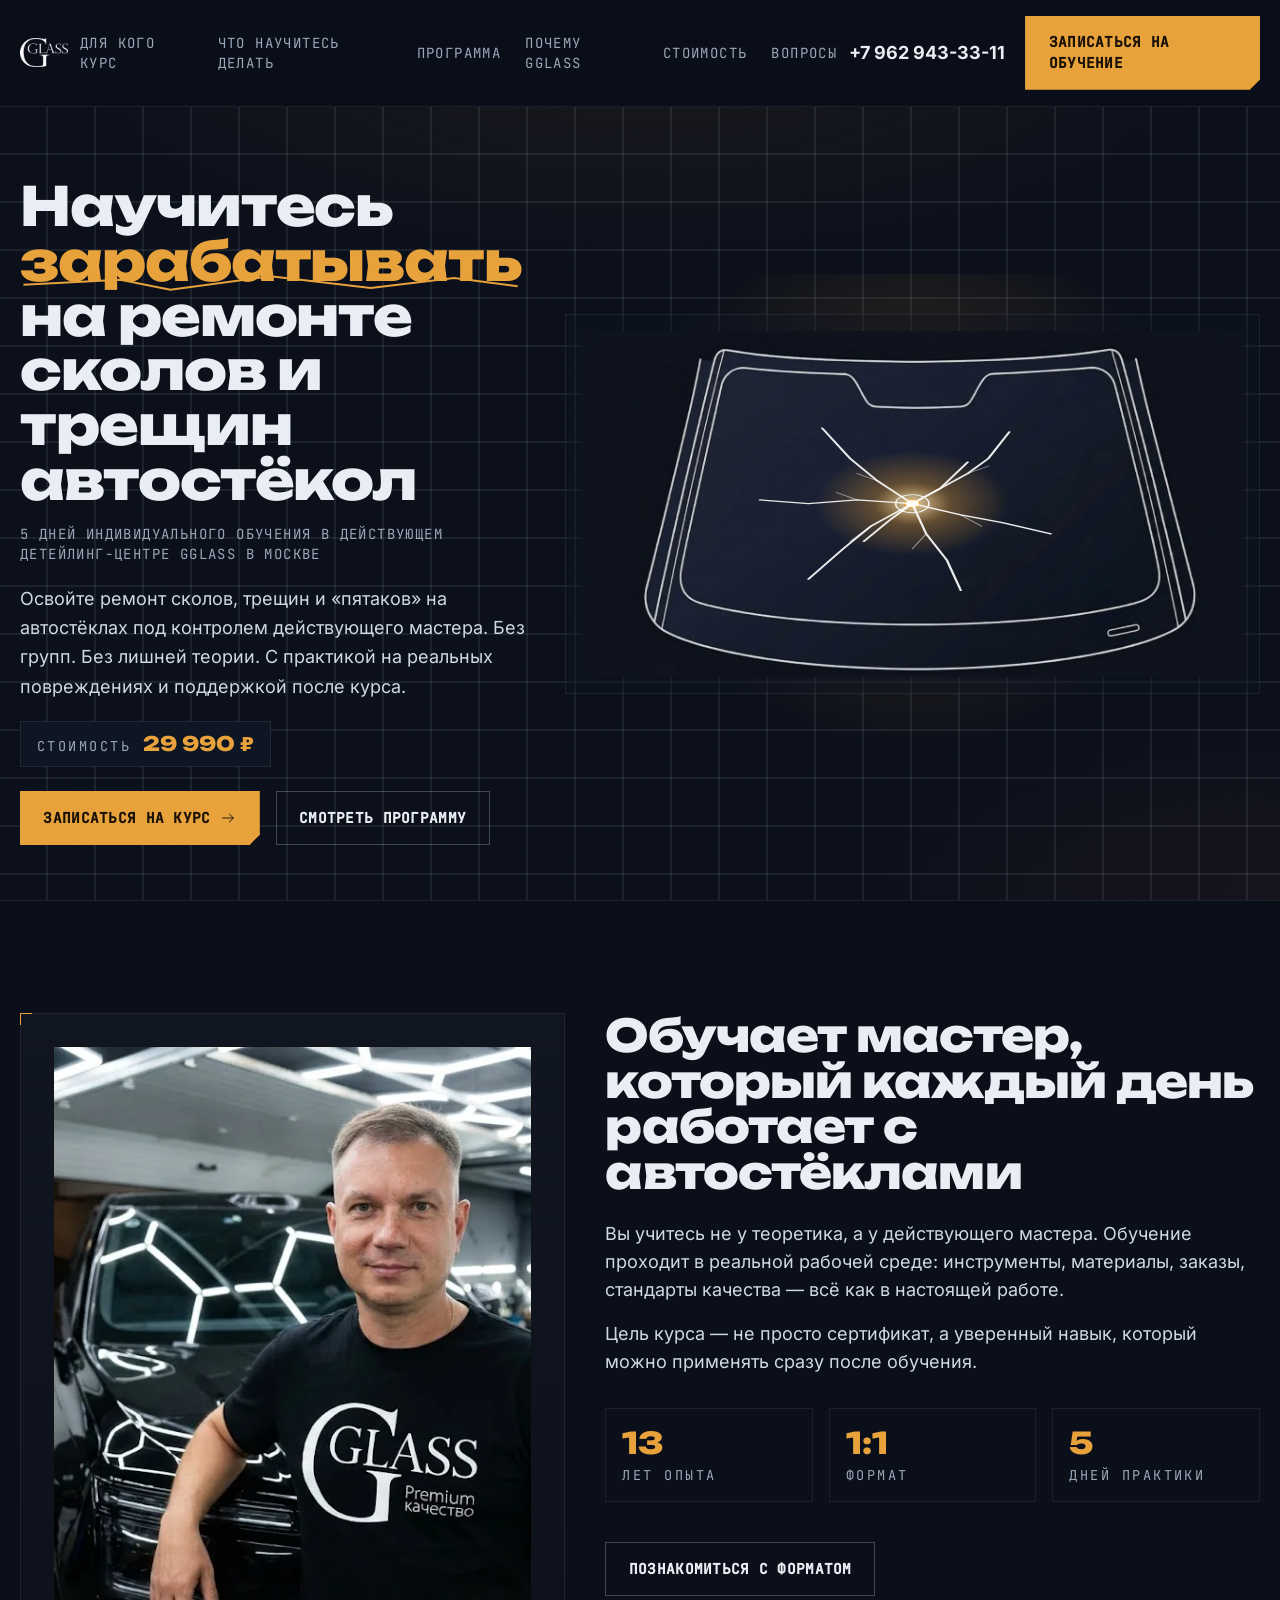
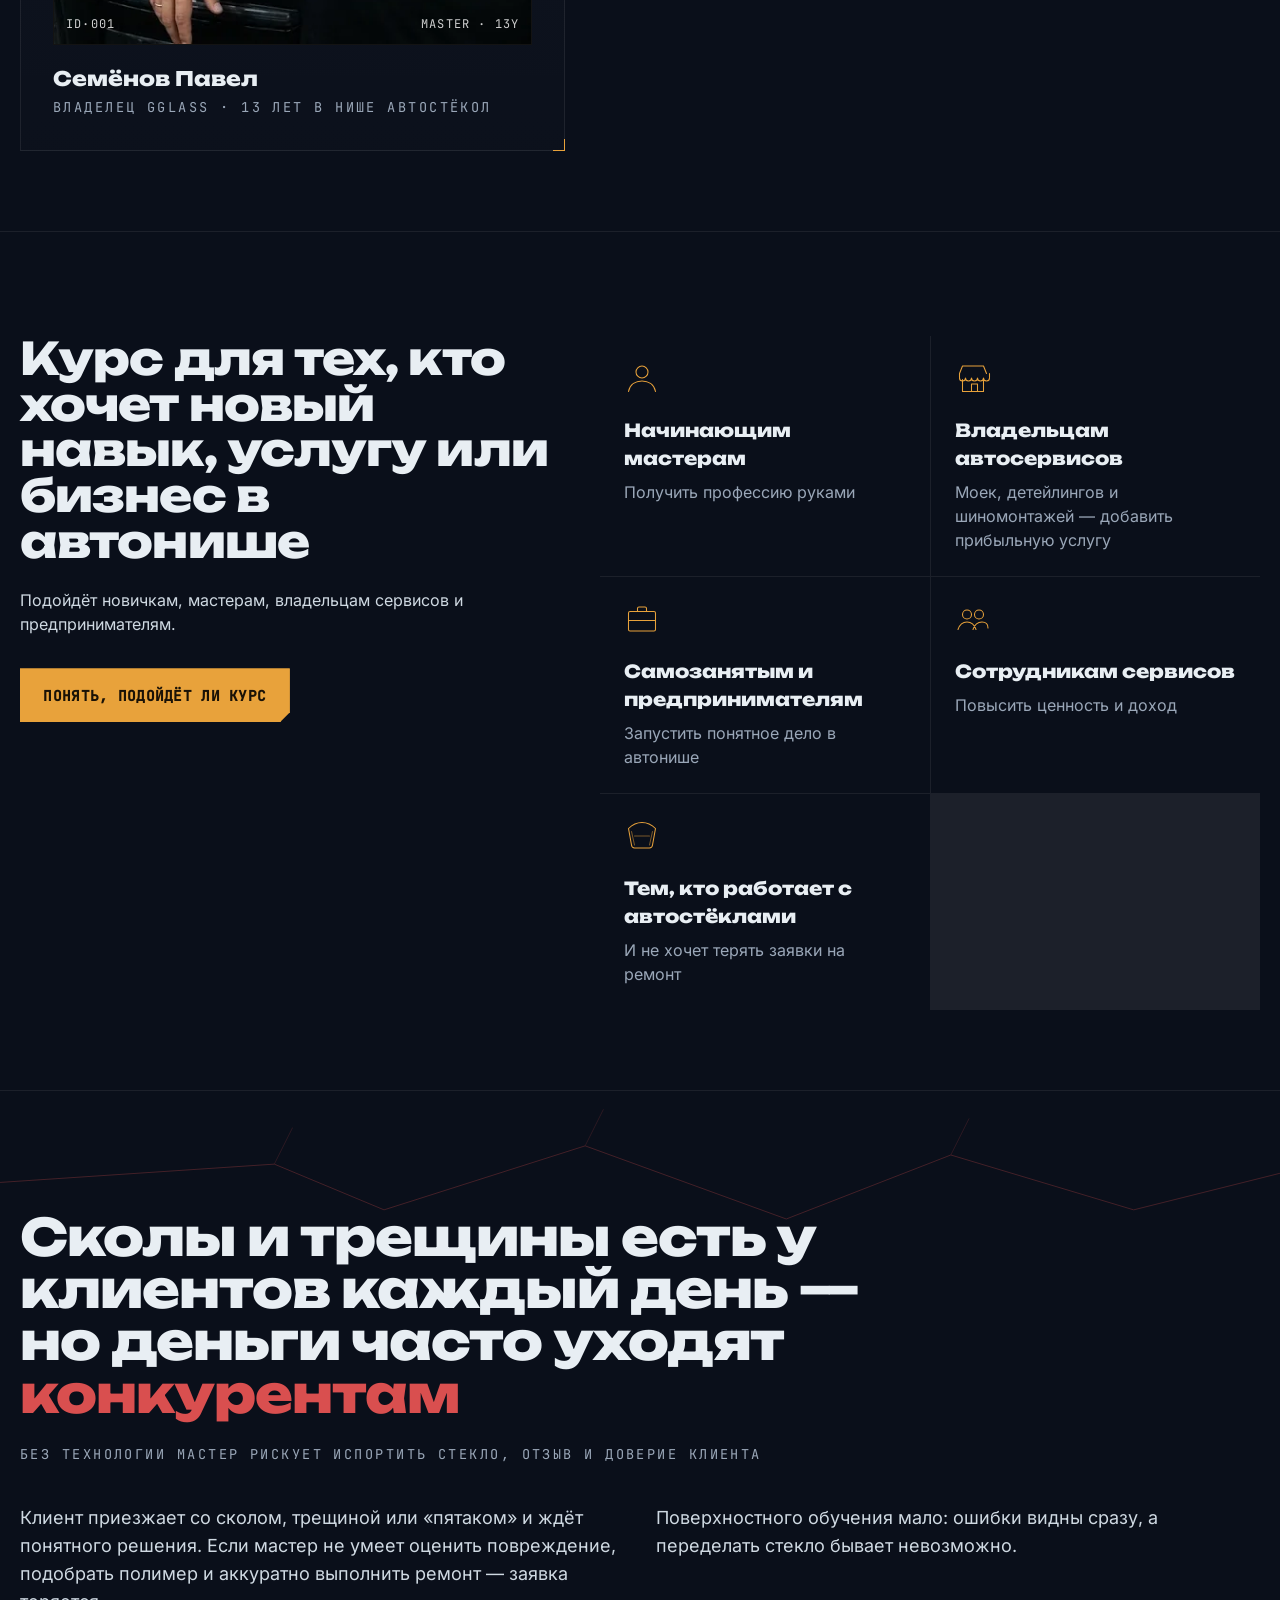
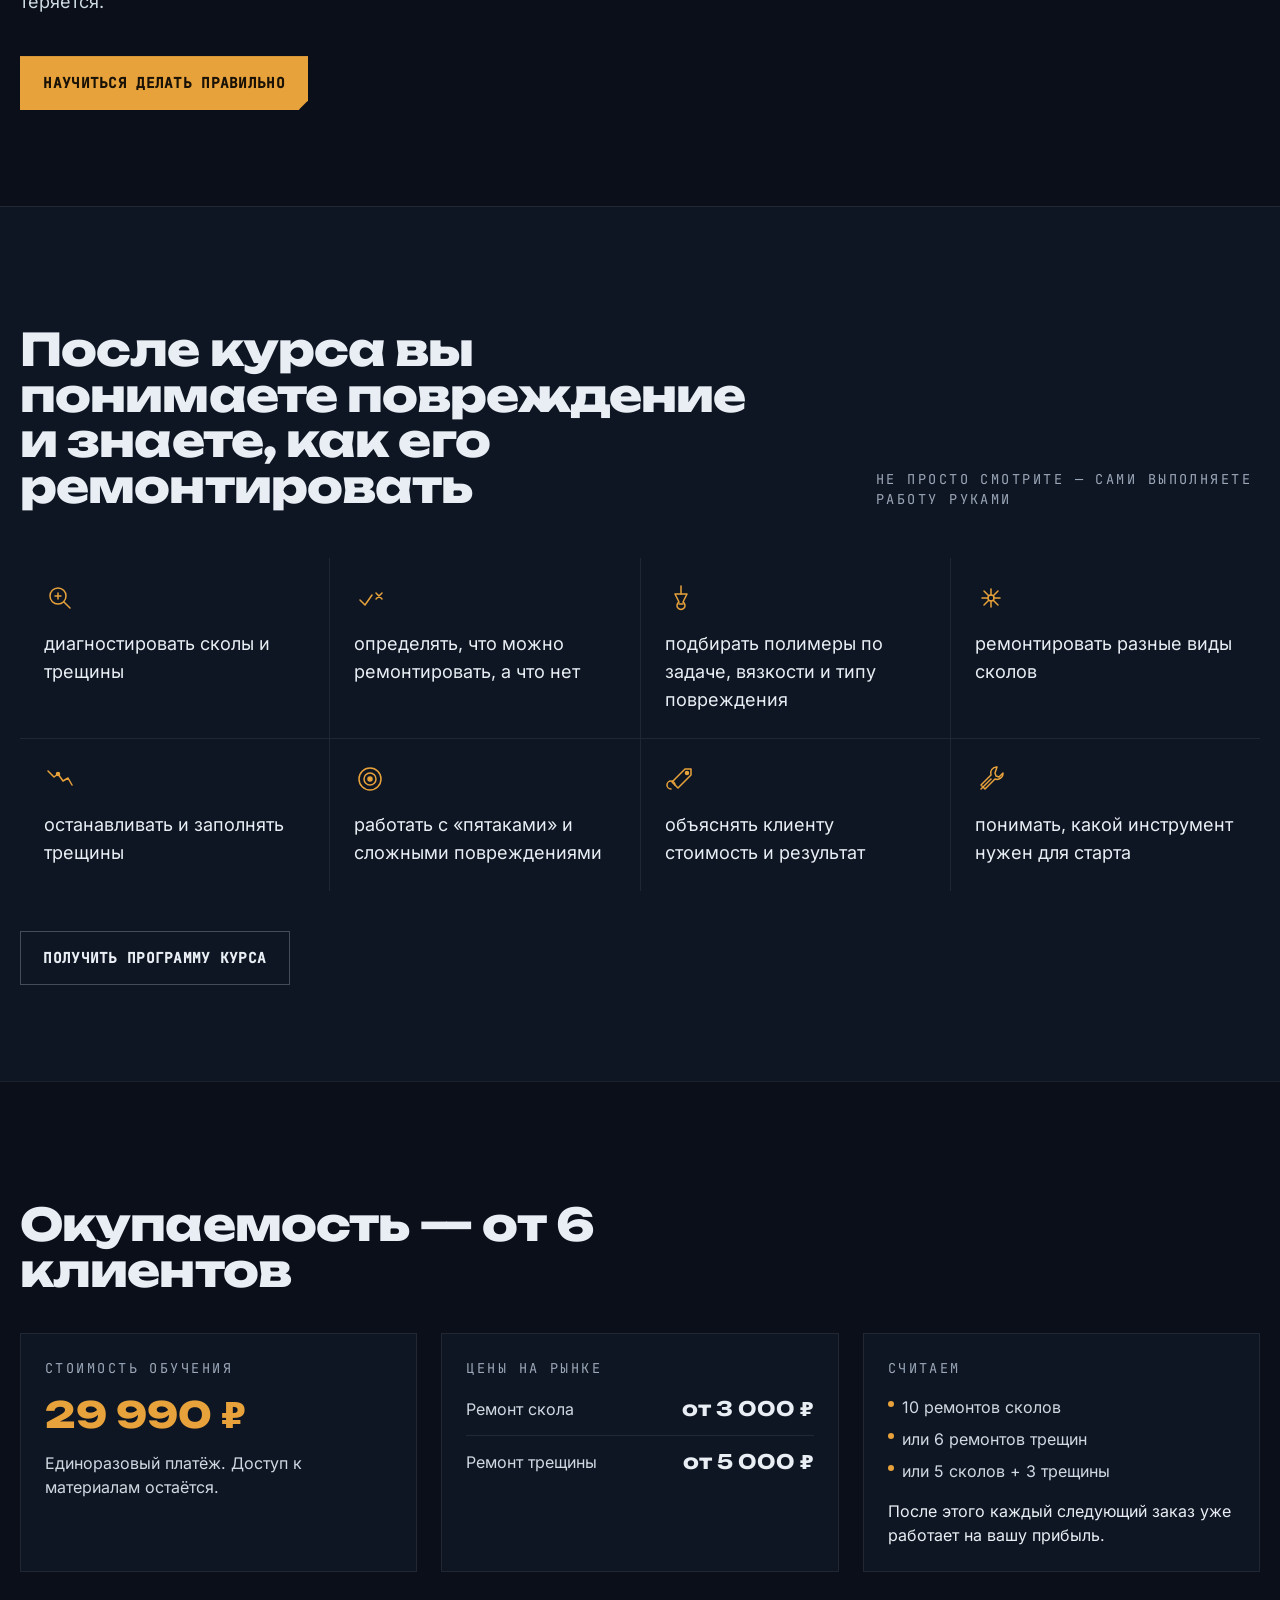
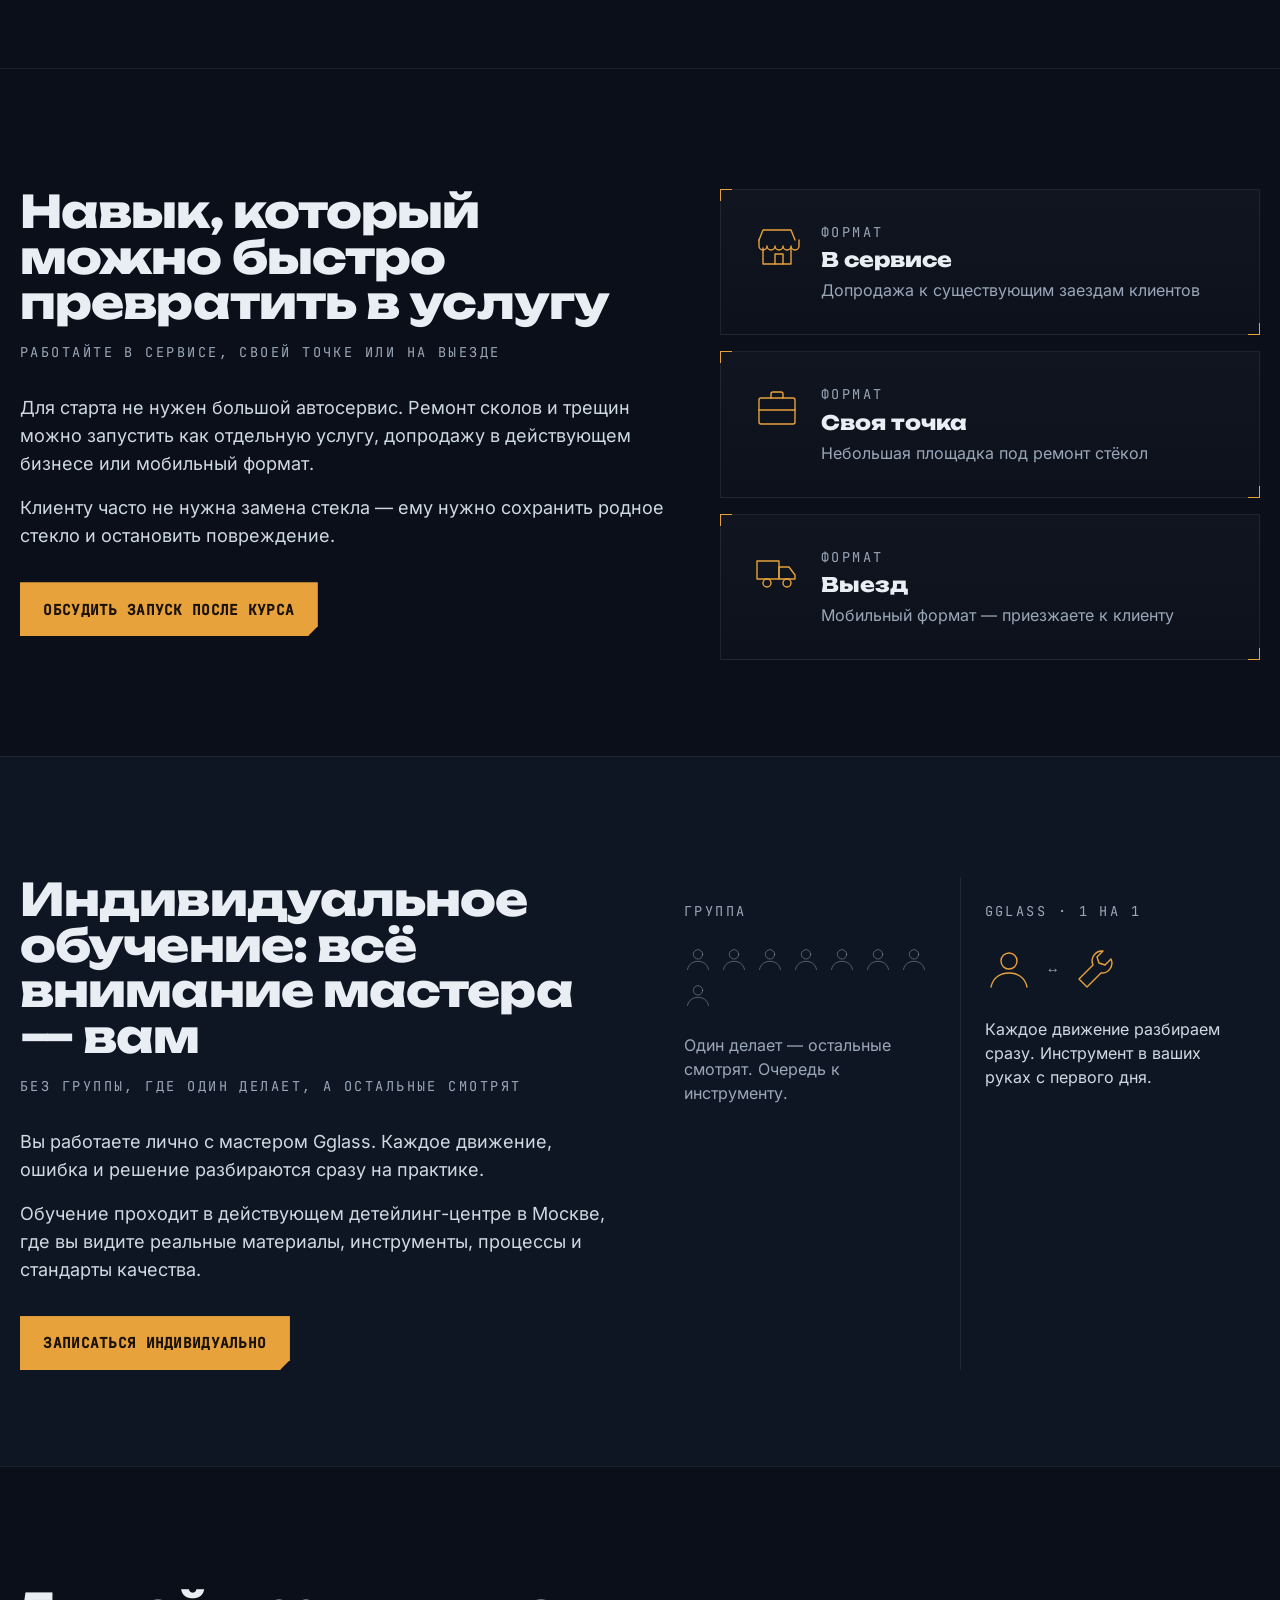
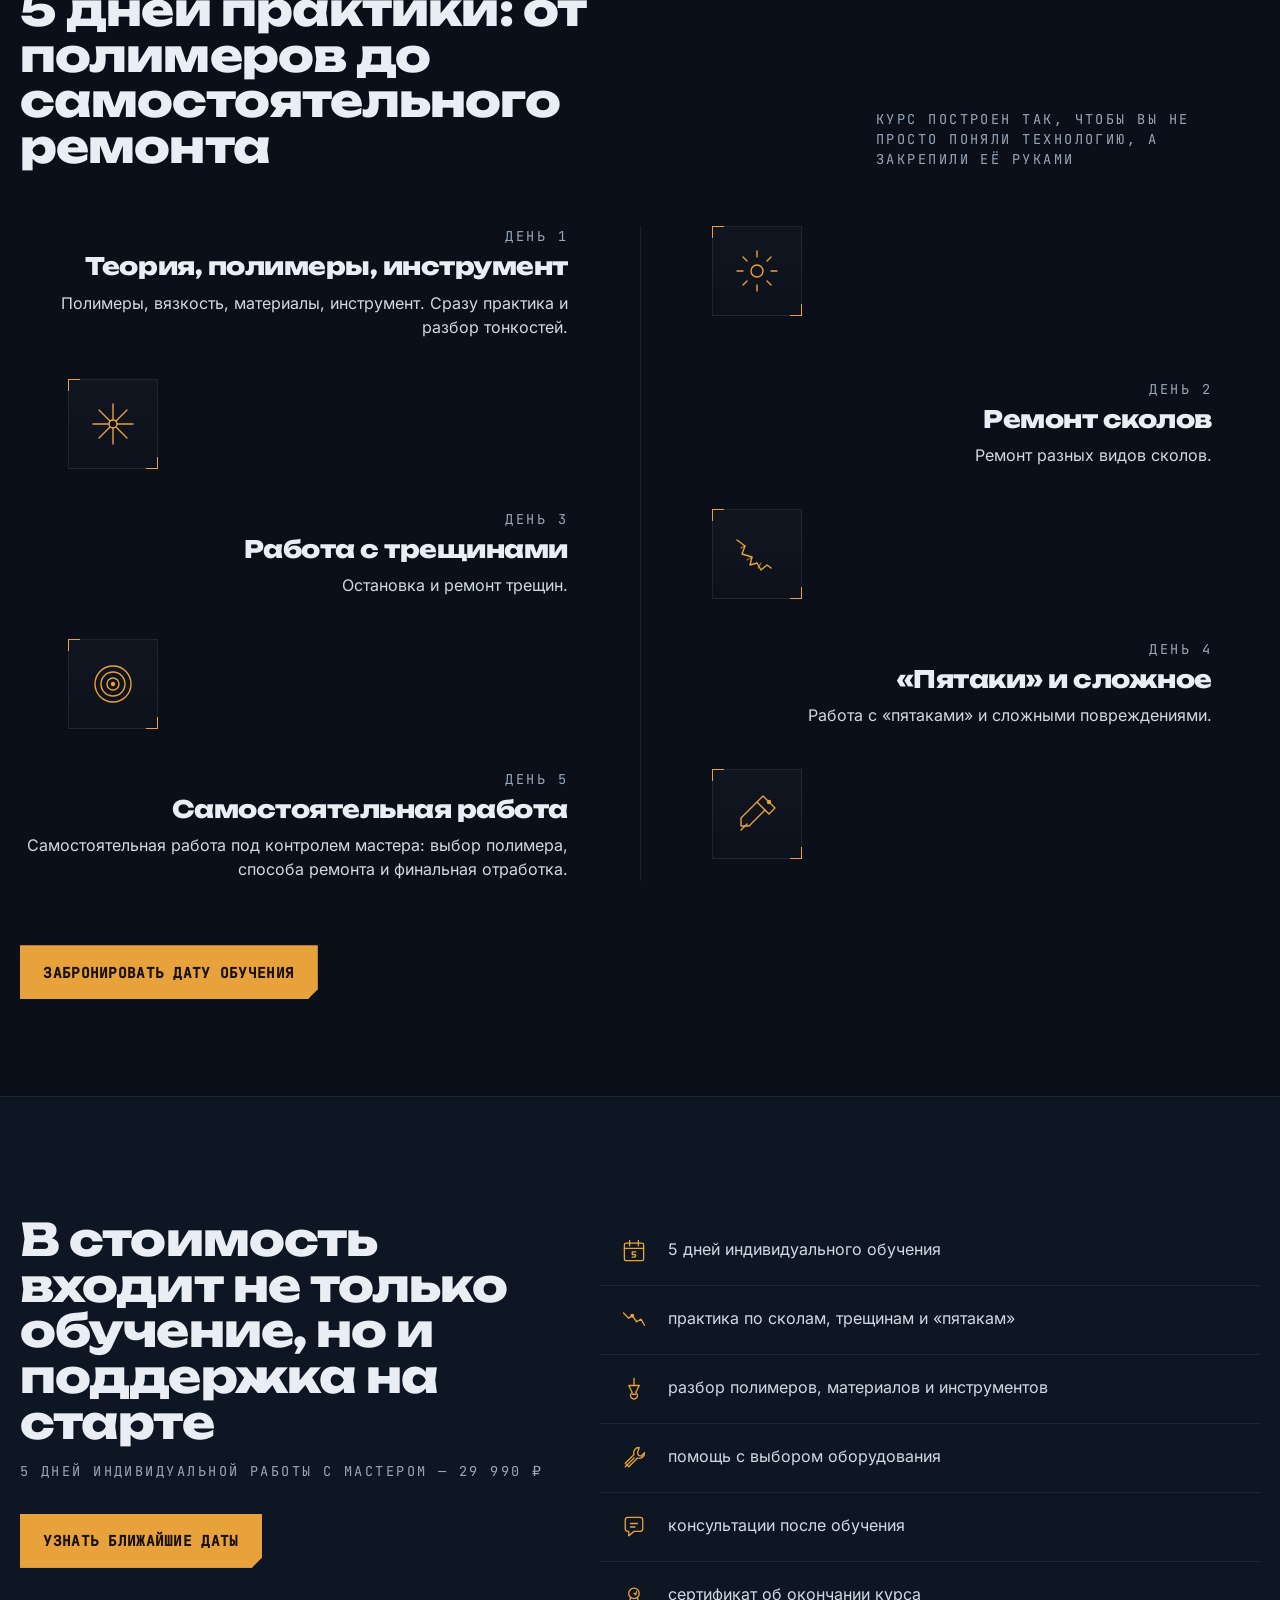
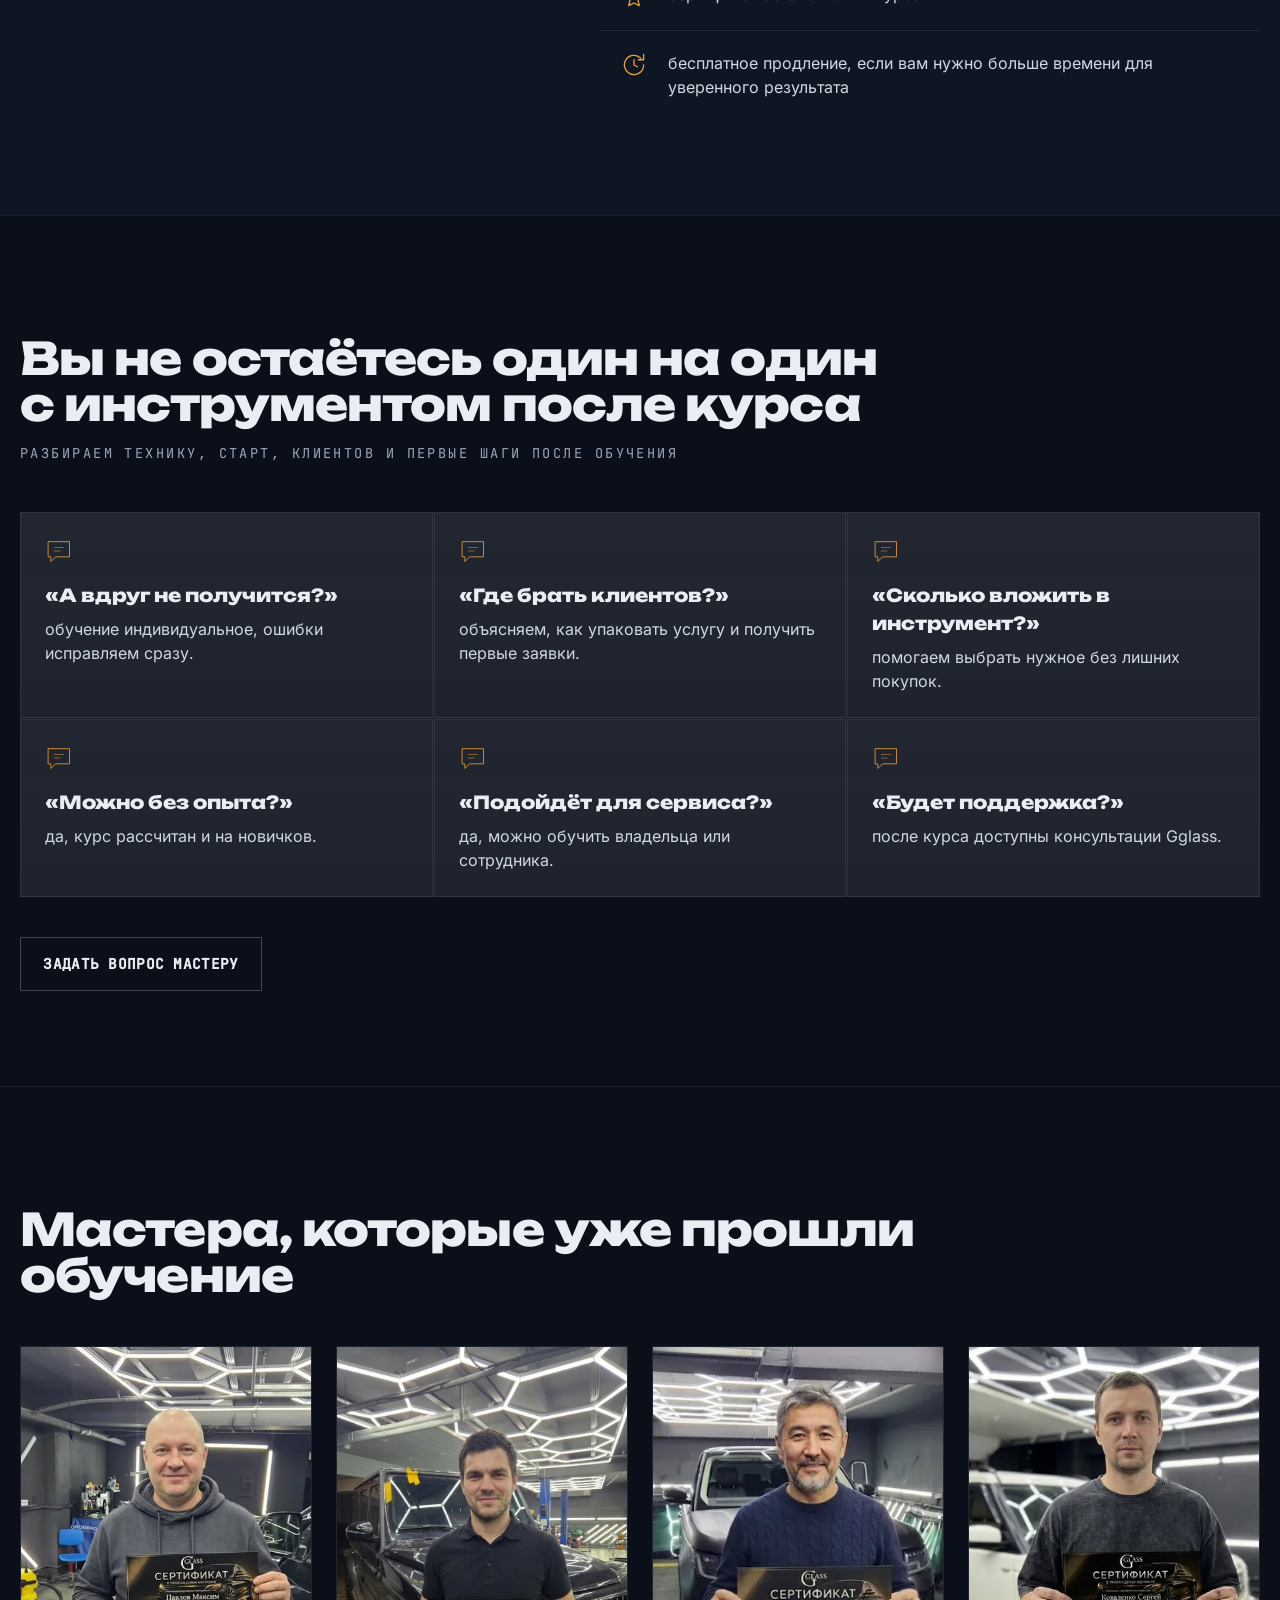
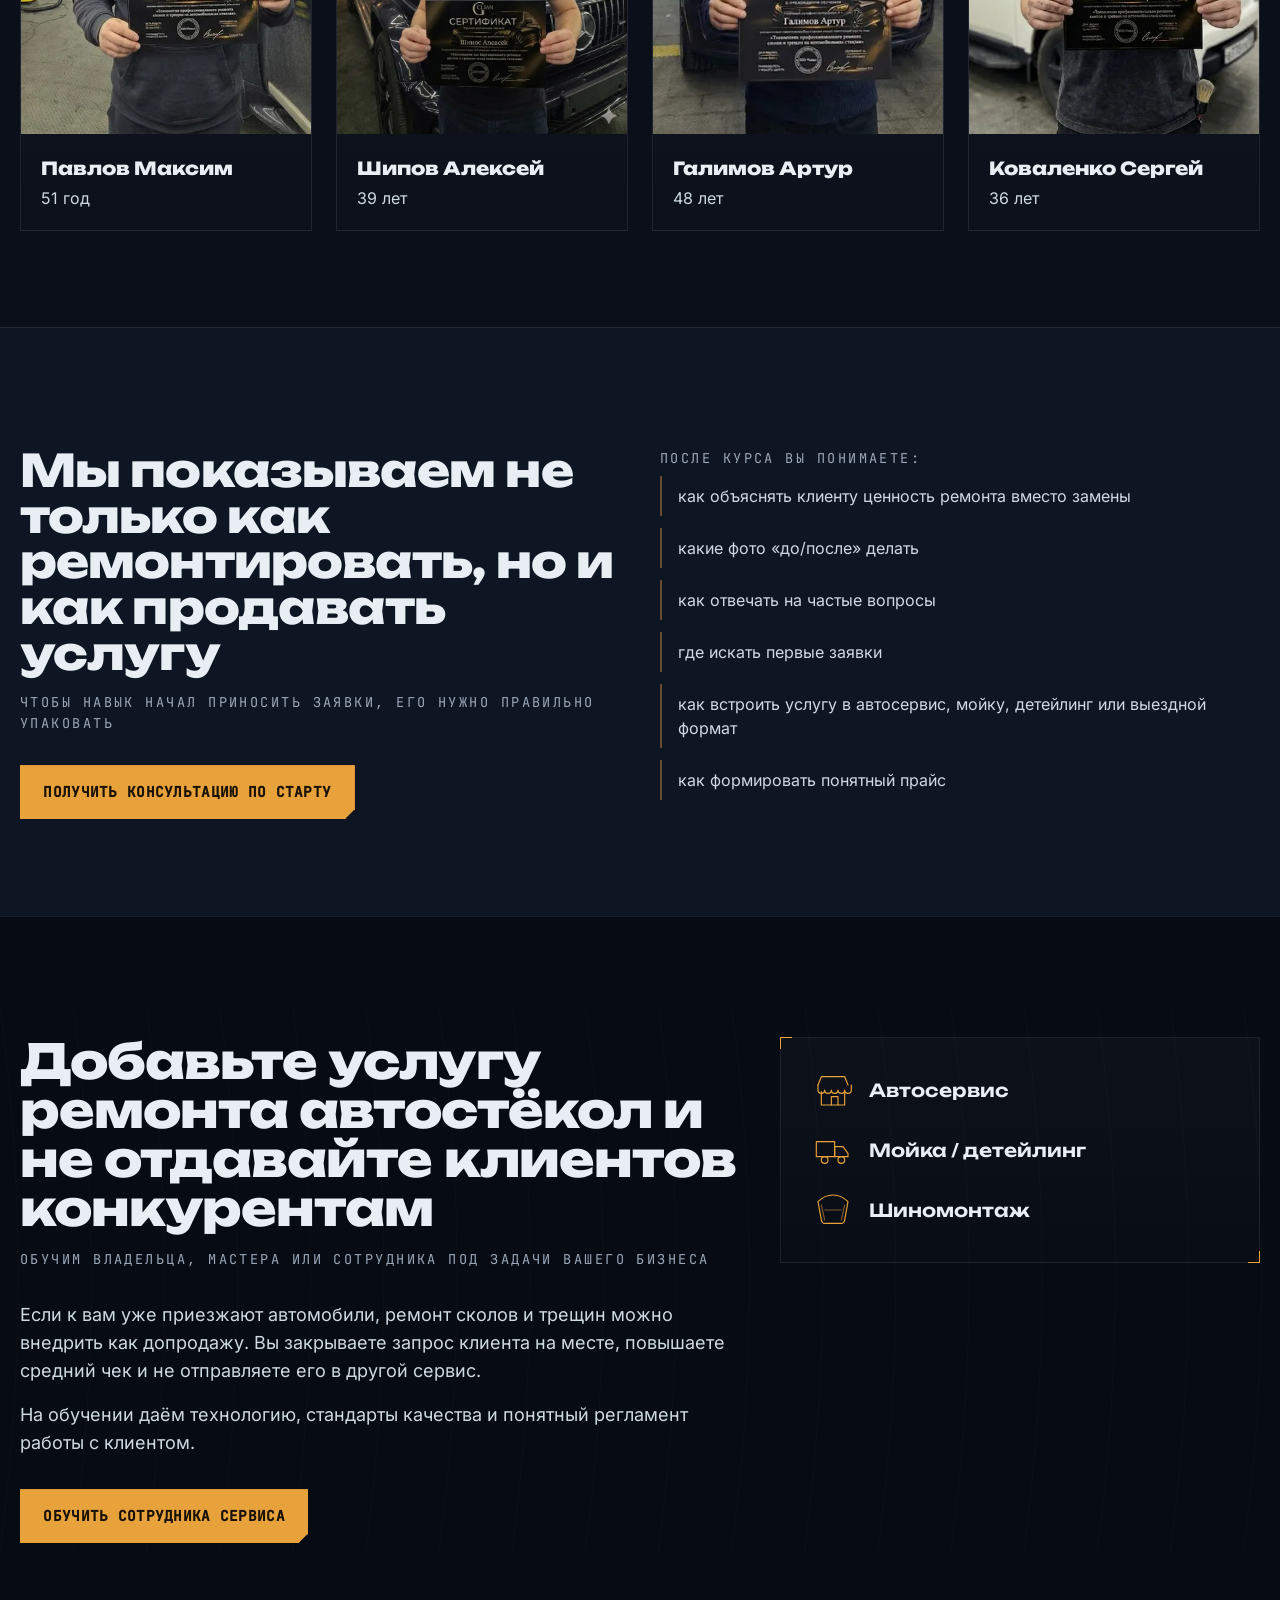
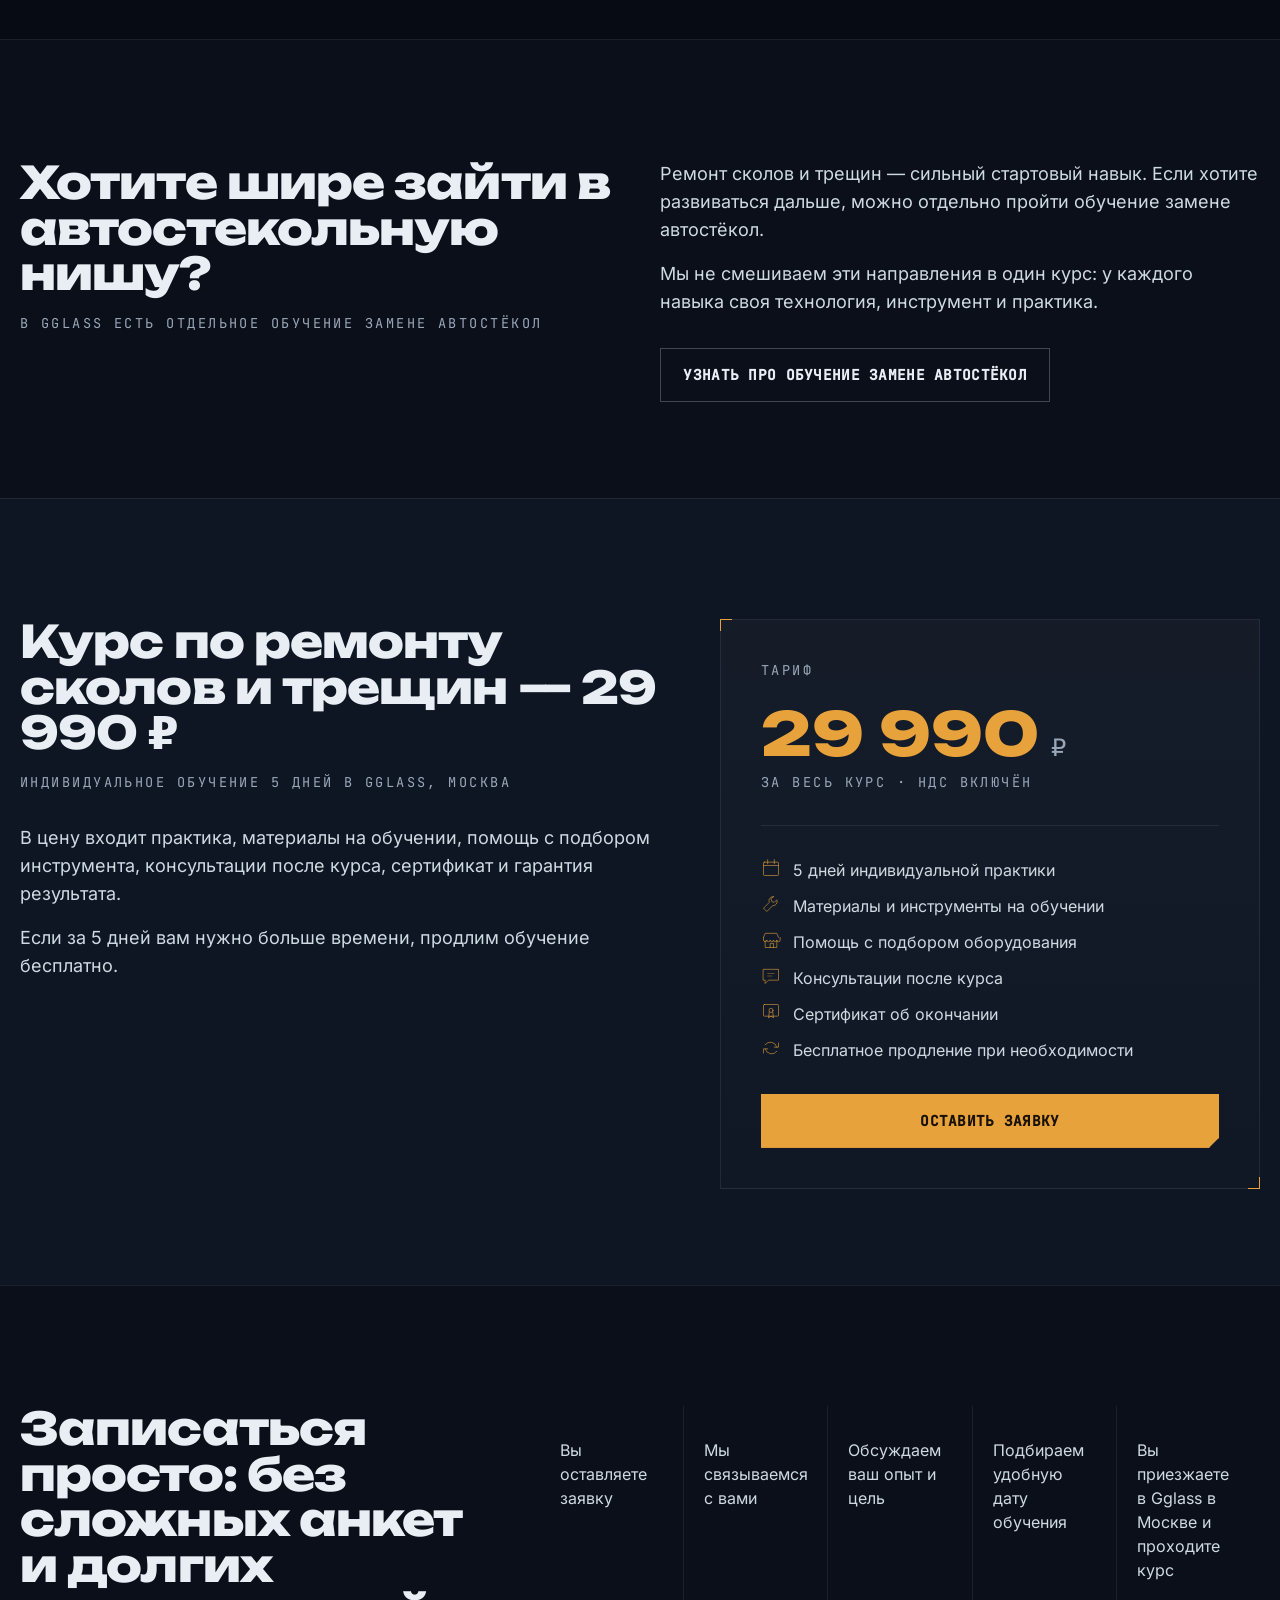
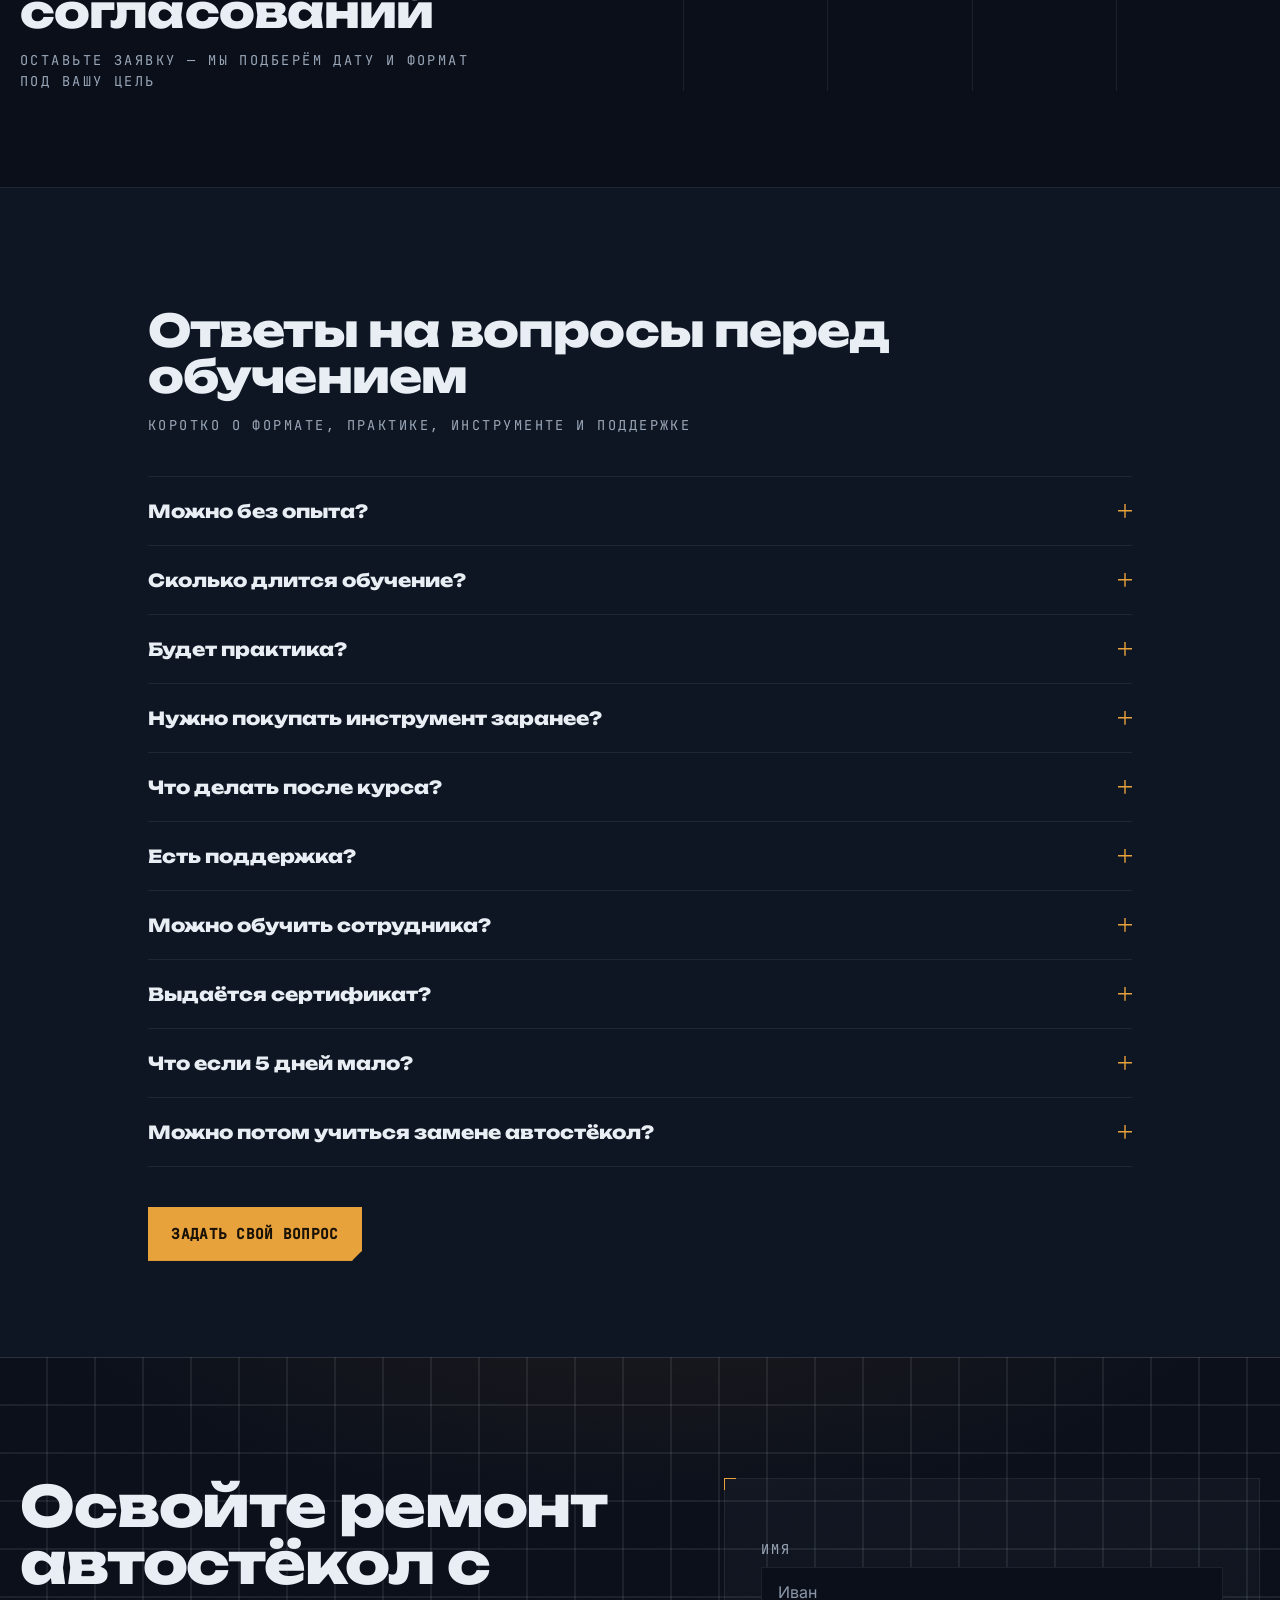
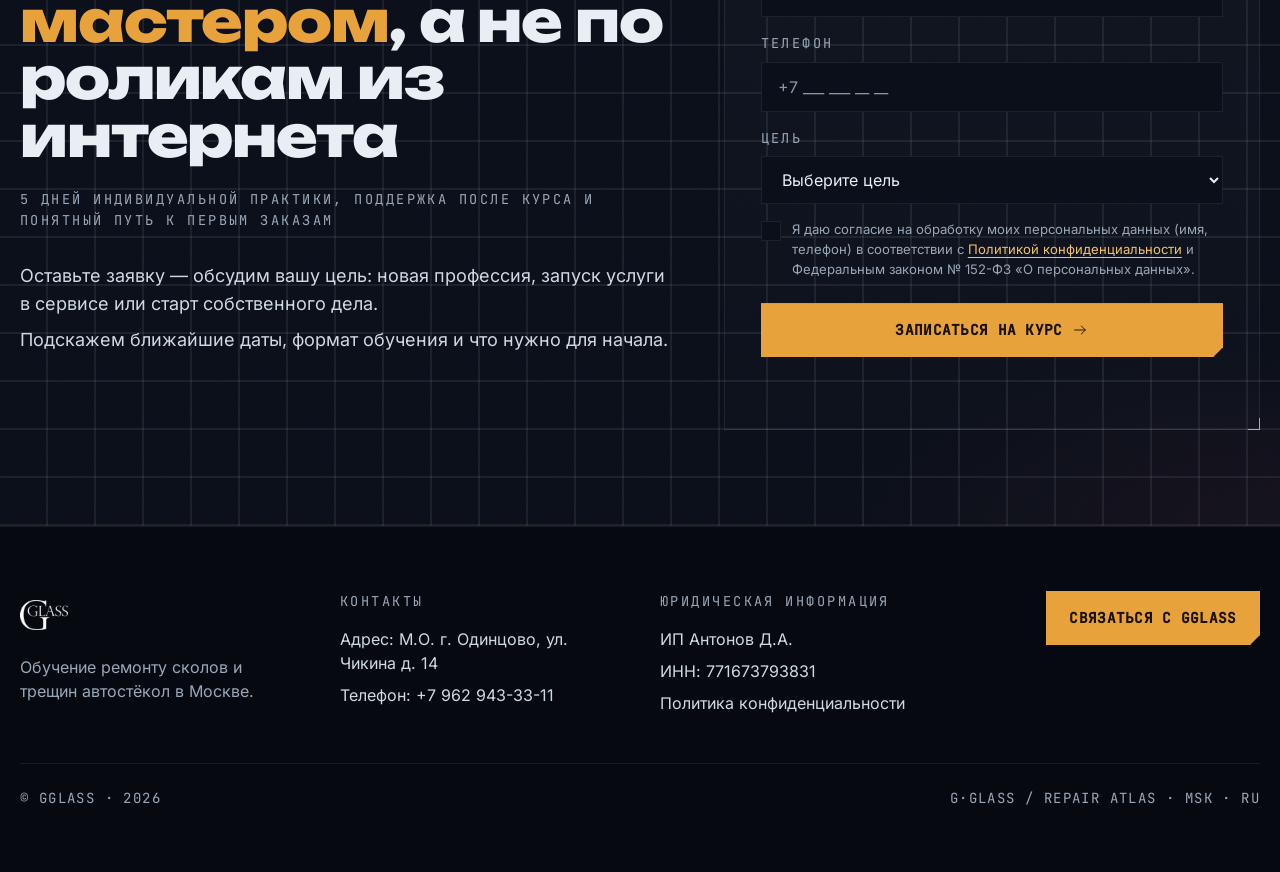
<file: index.html>
<!DOCTYPE html>
<html lang="ru">
<head><meta charset="utf-8"/><meta name="viewport" content="width=device-width, initial-scale=1"/><meta name="theme-color" content="#0a0f1a"/><title>Gglass — обучение ремонту автостёкол в Москве</title><meta name="description" content="5 дней индивидуальной практики ремонта сколов и трещин автостёкол с действующим мастером. 29 990 ₽. Москва."/><meta name="author" content="Gglass"/><link rel="canonical" href="https://www.gglass-academy.ru/"/><link rel="icon" href="favicon.svg" type="image/svg+xml"/><link rel="apple-touch-icon" href="assets/logo-gglass-B2-FqKZI.webp"/><meta property="og:type" content="website"/><meta property="og:title" content="Обучение ремонту сколов и трещин на автостёклах"/><meta property="og:description" content="Обучение ремонту сколов и трещин автостёкол в Москве: практика на инструментах, понятная технология, поддержка после курса и быстрый старт в профессии."/><meta property="og:image" content="https://www.gglass-academy.ru/assets/og-image.webp"/><meta property="og:url" content="https://www.gglass-academy.ru/"/><meta name="twitter:card" content="summary_large_image"/><meta name="twitter:title" content="Обучение ремонту сколов и трещин на автостёклах"/><meta name="twitter:description" content="Обучение ремонту сколов и трещин автостёкол в Москве: практика на инструментах, понятная технология, поддержка после курса и быстрый старт в профессии."/><meta name="twitter:image" content="https://www.gglass-academy.ru/assets/og-image.webp"/><meta name="google-site-verification" content="fy5JjvSINnOGC3cMYZwCu7pO8lg-jZFpgY8c2BG6wr0"/><link rel="preload" as="image" href="assets/logo-gglass-B2-FqKZI.webp"/><link rel="preload" as="image" href="assets/windshield-hero-BHjG2A67.webp" fetchpriority="high"/><link rel="preload" as="font" type="font/woff2" href="assets/fonts/inter-cyrillic-400.woff2" crossorigin/><link rel="preload" as="font" type="font/woff2" href="assets/fonts/unbounded-cyrillic-700.woff2" crossorigin/><link rel="stylesheet" href="assets/styles.css"/><link rel="stylesheet" href="assets/enhance.css"/><script type="application/ld+json">{"@context":"https://schema.org","@type":"Organization","name":"G-Glass Academy","url":"https://www.gglass-academy.ru","description":"Обучение ремонту сколов и трещин автостёкол в Москве.","telephone":"+7 962 943-33-11","address":{"@type":"PostalAddress","addressLocality":"Одинцово","addressRegion":"Московская область","streetAddress":"ул. Чикина, д. 14","addressCountry":"RU"}}</script><script type="text/javascript">
          (function(m,e,t,r,i,k,a){m[i]=m[i]||function(){(m[i].a=m[i].a||[]).push(arguments)};
          m[i].l=1*new Date();
          for (var j = 0; j < document.scripts.length; j++) {if (document.scripts[j].src === r) { return; }}
          k=e.createElement(t),a=e.getElementsByTagName(t)[0],k.async=1,k.src=r,a.parentNode.insertBefore(k,a)})
          (window, document, "script", "https://mc.yandex.ru/metrika/tag.js", "ym");
          ym(109600783, "init", { clickmap:true, trackLinks:true, accurateTrackBounce:true, webvisor:true });
        </script></head>
<body><!--$--><main class="min-h-screen bg-bg text-ink"><header class="sticky top-0 z-50 border-b border-line bg-bg/85 backdrop-blur"><div class="mx-auto flex max-w-7xl items-center justify-between gap-3 px-4 py-3 sm:px-5 sm:py-4"><a href="#top" class="flex shrink-0 items-center"><img src="assets/logo-gglass-B2-FqKZI.webp" alt="Gglass" class="h-10 w-10 object-contain sm:h-12 sm:w-12"/></a><nav class="hidden lg:flex items-center gap-6"><a href="#audience" class="font-mono text-sm uppercase tracking-widest text-muted hover:text-ink">Для кого курс</a><a href="#skills" class="font-mono text-sm uppercase tracking-widest text-muted hover:text-ink">Что научитесь делать</a><a href="#program" class="font-mono text-sm uppercase tracking-widest text-muted hover:text-ink">Программа</a><a href="#why" class="font-mono text-sm uppercase tracking-widest text-muted hover:text-ink">Почему Gglass</a><a href="#price" class="font-mono text-sm uppercase tracking-widest text-muted hover:text-ink">Стоимость</a><a href="#faq" class="font-mono text-sm uppercase tracking-widest text-muted hover:text-ink">Вопросы</a></nav><div class="flex items-center gap-3 sm:gap-5"><a href="tel:+79629433311" class="text-base font-bold text-ink hover:text-amber sm:text-lg whitespace-nowrap">+7 962 943-33-11</a><a href="#cta" class="btn-amber hidden sm:inline-flex text-sm">Записаться на обучение</a></div></div></header><section id="top" class="bg-atlas relative overflow-hidden"><div class="bg-grain"></div><div class="mx-auto max-w-7xl px-5 py-10 lg:py-14"><div class="grid items-start gap-8 lg:grid-cols-[0.85fr_1.15fr]"><div><h1 class="h-display mt-4 text-[clamp(2rem,4.2vw,3.6rem)]">Научитесь<!-- --> <span class="relative inline-block text-amber">зарабатывать<svg viewBox="0 0 300 14" class="absolute -bottom-2 left-0 w-full" fill="none" stroke="currentColor" stroke-width="1.2"><path class="crack-path" d="M2 7 L60 4 L90 10 L150 2 L210 9 L260 3 L298 8"></path></svg></span> <!-- -->на ремонте сколов и трещин автостёкол</h1><p class="mt-4 max-w-xl font-mono text-sm uppercase tracking-widest text-muted">5 дней индивидуального обучения в действующем детейлинг-центре Gglass в Москве</p><p class="mt-5 max-w-xl text-lg leading-relaxed text-glass">Освойте ремонт сколов, трещин и «пятаков» на автостёклах под контролем действующего мастера. Без групп. Без лишней теории. С практикой на реальных повреждениях и поддержкой после курса.</p><div class="mt-5 inline-flex items-baseline gap-3 border border-line bg-bg-2 px-4 py-2"><span class="label">Стоимость</span><span class="font-display text-xl font-extrabold text-amber">29 990 ₽</span></div><div class="mt-6 flex flex-wrap gap-4"><a href="#cta" class="btn-amber">Записаться на курс <svg viewBox="0 0 24 24" fill="none" stroke="currentColor" stroke-width="1.4" stroke-linecap="round" stroke-linejoin="round" class="h-4 w-4"><path d="M4 12h16M14 6l6 6-6 6"></path></svg></a><a href="#program" class="btn-ghost">Смотреть программу</a></div></div><div class="relative self-center w-full"><div class="absolute -inset-10 bg-[radial-gradient(circle_at_50%_45%,rgba(232,162,59,0.22),transparent_60%)] pointer-events-none"></div><div class="relative border border-line bg-bg-2/40 p-3 md:p-4"><img src="assets/windshield-hero-BHjG2A67.webp" alt="Лобовое стекло со сколом" class="block w-full h-auto select-none" draggable="false" fetchPriority="high" decoding="async" width="1408" height="736"/><svg viewBox="0 0 100 100" preserveAspectRatio="none" class="pointer-events-none absolute inset-0 h-full w-full" fill="none"><defs><radialGradient id="chipGlow" cx="50%" cy="50%" r="50%"><stop offset="0%" stop-color="rgba(255,240,200,0.9)"></stop><stop offset="40%" stop-color="rgba(232,162,59,0.35)"></stop><stop offset="100%" stop-color="rgba(232,162,59,0)"></stop></radialGradient></defs><circle cx="50" cy="50" r="14" fill="url(#chipGlow)"></circle><circle cx="50" cy="50" r="1.1" fill="#fff8e6" stroke="#e8a23b" stroke-width="0.25"></circle><circle cx="50" cy="50" r="2.4" stroke="rgba(255,255,255,0.85)" stroke-width="0.25"></circle><g stroke="rgba(255,255,255,0.9)" stroke-width="0.35" stroke-linecap="round"><path d="M50 50 L58 42 L61 38 L64 31"></path><path d="M50 50 L57 53 L63 55 L70 58"></path><path d="M50 50 L52 58 L55 65 L57 73"></path><path d="M50 50 L44 56 L40 62 L35 70"></path><path d="M50 50 L42 49 L35 50 L28 49"></path><path d="M50 50 L45 44 L41 38 L37 30"></path><path d="M50 50 L54 46 L58 39"></path><path d="M50 50 L47 54 L43 60"></path></g><g stroke="rgba(255,255,255,0.55)" stroke-width="0.18" stroke-linecap="round"><path d="M58 42 L61 40"></path><path d="M57 53 L60 56"></path><path d="M52 58 L50 62"></path><path d="M44 56 L41 60"></path><path d="M42 49 L39 47"></path><path d="M45 44 L42 42"></path></g></svg></div></div></div></div></section><section class="section" id="why"><div class="mx-auto max-w-7xl px-5 py-14 md:py-20"><div class="mt-8 grid gap-10 lg:grid-cols-[1fr_1.2fr]"><div class="card-glass ticks p-6 md:p-8 "><div class="aspect-[4/5] w-full border border-line relative overflow-hidden bg-black"><img src="assets/master-nlHBJ9M7.webp" alt="Семёнов Павел — владелец Gglass" loading="lazy" decoding="async" class="absolute inset-0 h-full w-full object-cover object-center"/><div class="absolute bottom-3 left-3 right-3 flex justify-between font-mono text-xs uppercase tracking-widest text-white/80"><span>ID·001</span><span>MASTER · 13Y</span></div></div><div class="mt-5"><div class="font-display text-xl font-extrabold">Семёнов Павел</div><div class="label mt-1">Владелец Gglass · 13 лет в нише автостёкол</div></div></div><div><h2 class="h-display text-[clamp(1.8rem,3.6vw,2.8rem)]">Обучает мастер, который каждый день работает с автостёклами</h2><p class="mt-6 text-lg text-glass">Вы учитесь не у теоретика, а у действующего мастера. Обучение проходит в реальной рабочей среде: инструменты, материалы, заказы, стандарты качества — всё как в настоящей работе.</p><p class="mt-4 text-lg text-glass">Цель курса — не просто сертификат, а уверенный навык, который можно применять сразу после обучения.</p><div class="mt-8 grid grid-cols-3 gap-4"><div class="border border-line p-4"><div class="font-display text-3xl font-extrabold text-amber">13</div><div class="label mt-1">лет опыта</div></div><div class="border border-line p-4"><div class="font-display text-3xl font-extrabold text-amber">1:1</div><div class="label mt-1">формат</div></div><div class="border border-line p-4"><div class="font-display text-3xl font-extrabold text-amber">5</div><div class="label mt-1">дней практики</div></div></div><a href="#program" class="btn-ghost mt-10">Познакомиться с форматом</a></div></div></div></section><section id="audience" class="section"><div class="mx-auto max-w-7xl px-5 py-14 md:py-20"><div class="mt-6 grid gap-10 lg:grid-cols-[0.9fr_1.1fr]"><div><h2 class="h-display text-[clamp(1.8rem,3.6vw,2.8rem)]">Курс для тех, кто хочет новый навык, услугу или бизнес в автонише</h2><p class="mt-6 text-glass">Подойдёт новичкам, мастерам, владельцам сервисов и предпринимателям.</p><a href="#cta" class="btn-amber mt-8">Понять, подойдёт ли курс</a></div><div class="grid gap-px bg-line sm:grid-cols-2"><div class="group relative bg-bg p-6 transition-colors hover:bg-bg-2"><svg viewBox="0 0 48 48" fill="none" stroke="currentColor" stroke-width="1.4" stroke-linecap="round" stroke-linejoin="round" class="h-9 w-9 text-amber"><circle cx="24" cy="16" r="8"></circle><path d="M6 42c2-10 10-14 18-14s16 4 18 14"></path></svg><div class="mt-5 font-display text-lg font-extrabold">Начинающим мастерам</div><div class="mt-2 text-base text-muted">Получить профессию руками</div></div><div class="group relative bg-bg p-6 transition-colors hover:bg-bg-2"><svg viewBox="0 0 48 48" fill="none" stroke="currentColor" stroke-width="1.4" stroke-linecap="round" stroke-linejoin="round" class="h-9 w-9 text-amber"><path d="M6 18l4-10h28l4 10"></path><path d="M6 18v6a4 4 0 008 0 4 4 0 008 0 4 4 0 008 0 4 4 0 008 0 4 4 0 008 0v-6"></path><path d="M10 26v16h28V26"></path><path d="M22 42v-10h8v10"></path></svg><div class="mt-5 font-display text-lg font-extrabold">Владельцам автосервисов</div><div class="mt-2 text-base text-muted">Моек, детейлингов и шиномонтажей — добавить прибыльную услугу</div></div><div class="group relative bg-bg p-6 transition-colors hover:bg-bg-2"><svg viewBox="0 0 48 48" fill="none" stroke="currentColor" stroke-width="1.4" stroke-linecap="round" stroke-linejoin="round" class="h-9 w-9 text-amber"><rect x="6" y="14" width="36" height="26" rx="2"></rect><path d="M18 14v-4a2 2 0 012-2h8a2 2 0 012 2v4M6 26h36"></path></svg><div class="mt-5 font-display text-lg font-extrabold">Самозанятым и предпринимателям</div><div class="mt-2 text-base text-muted">Запустить понятное дело в автонише</div></div><div class="group relative bg-bg p-6 transition-colors hover:bg-bg-2"><svg viewBox="0 0 48 48" fill="none" stroke="currentColor" stroke-width="1.4" stroke-linecap="round" stroke-linejoin="round" class="h-9 w-9 text-amber"><circle cx="16" cy="18" r="6"></circle><circle cx="32" cy="18" r="6"></circle><path d="M4 38c2-6 6-10 12-10s10 4 12 10M24 38c2-6 6-10 12-10s8 4 8 8"></path></svg><div class="mt-5 font-display text-lg font-extrabold">Сотрудникам сервисов</div><div class="mt-2 text-base text-muted">Повысить ценность и доход</div></div><div class="group relative bg-bg p-6 transition-colors hover:bg-bg-2"><svg viewBox="0 0 48 48" fill="none" stroke="currentColor" stroke-width="1.4" stroke-linecap="round" stroke-linejoin="round" class="h-9 w-9 text-amber"><path d="M6 14C12 8 18 6 24 6s12 2 18 8l-4 22c0 2-2 4-4 4H14c-2 0-4-2-4-4z"></path><path d="M10 18l4 18M38 18l-4 18M14 24h20" opacity="0.5"></path></svg><div class="mt-5 font-display text-lg font-extrabold">Тем, кто работает с автостёклами</div><div class="mt-2 text-base text-muted">И не хочет терять заявки на ремонт</div></div></div></div></div></section><section class="section relative overflow-hidden"><svg viewBox="0 0 1400 200" class="absolute left-0 top-0 w-full opacity-30" fill="none" stroke="#d94f4f" stroke-width="1"><path d="M0 100 L300 80 L420 130 L640 60 L860 140 L1040 70 L1240 130 L1400 90"></path><path d="M300 80 L320 40 M640 60 L660 20 M1040 70 L1060 30" opacity="0.6"></path></svg><div class="mx-auto max-w-7xl px-5 py-14 md:py-24"><h2 class="h-display mt-6 max-w-4xl text-[clamp(2rem,4vw,3.4rem)]">Сколы и трещины есть у клиентов каждый день — но деньги часто уходят<!-- --> <span class="text-crack">конкурентам</span></h2><p class="label mt-6 max-w-3xl">Без технологии мастер рискует испортить стекло, отзыв и доверие клиента</p><div class="mt-10 grid gap-8 text-lg text-glass md:grid-cols-2"><p>Клиент приезжает со сколом, трещиной или «пятаком» и ждёт понятного решения. Если мастер не умеет оценить повреждение, подобрать полимер и аккуратно выполнить ремонт — заявка теряется.</p><p>Поверхностного обучения мало: ошибки видны сразу, а переделать стекло бывает невозможно.</p></div><a href="#skills" class="btn-amber mt-10">Научиться делать правильно</a></div></section><section id="skills" class="section bg-bg-2"><div class="mx-auto max-w-7xl px-5 py-14 md:py-24"><div class="mt-6 flex flex-col gap-10 lg:flex-row lg:items-end lg:justify-between"><h2 class="h-display max-w-3xl text-[clamp(1.8rem,3.6vw,2.8rem)]">После курса вы понимаете повреждение и знаете, как его ремонтировать</h2><p class="label max-w-sm">Не просто смотрите — сами выполняете работу руками</p></div><ul class="mt-12 grid gap-px bg-line sm:grid-cols-2 lg:grid-cols-4"><li class="group relative flex flex-col gap-4 bg-bg-2 p-6 transition-colors hover:bg-bg"><div class="flex items-center justify-between"><svg viewBox="0 0 32 32" fill="none" stroke="currentColor" stroke-width="1.5" stroke-linecap="round" stroke-linejoin="round" class="h-8 w-8 text-amber"><circle cx="14" cy="14" r="8"></circle><path d="m20 20 6 6"></path><path d="M11 14h6M14 11v6"></path></svg></div><div class="text-lg text-ink">диагностировать сколы и трещины</div></li><li class="group relative flex flex-col gap-4 bg-bg-2 p-6 transition-colors hover:bg-bg"><div class="flex items-center justify-between"><svg viewBox="0 0 32 32" fill="none" stroke="currentColor" stroke-width="1.5" stroke-linecap="round" stroke-linejoin="round" class="h-8 w-8 text-amber"><path d="M6 18 11 23 18 13"></path><path d="m22 11 6 6M28 11l-6 6"></path></svg></div><div class="text-lg text-ink">определять, что можно ремонтировать, а что нет</div></li><li class="group relative flex flex-col gap-4 bg-bg-2 p-6 transition-colors hover:bg-bg"><div class="flex items-center justify-between"><svg viewBox="0 0 32 32" fill="none" stroke="currentColor" stroke-width="1.5" stroke-linecap="round" stroke-linejoin="round" class="h-8 w-8 text-amber"><path d="M16 4v8"></path><path d="M10 12h12l-4 8a4 4 0 1 1-4 0z"></path><path d="M14 22h4"></path></svg></div><div class="text-lg text-ink">подбирать полимеры по задаче, вязкости и типу повреждения</div></li><li class="group relative flex flex-col gap-4 bg-bg-2 p-6 transition-colors hover:bg-bg"><div class="flex items-center justify-between"><svg viewBox="0 0 32 32" fill="none" stroke="currentColor" stroke-width="1.5" stroke-linecap="round" stroke-linejoin="round" class="h-8 w-8 text-amber"><circle cx="16" cy="16" r="3"></circle><path d="M16 13V7M16 19v6M13 16H7M19 16h6M13.5 13.5 9 9M18.5 13.5 23 9M13.5 18.5 9 23M18.5 18.5 23 23"></path></svg></div><div class="text-lg text-ink">ремонтировать разные виды сколов</div></li><li class="group relative flex flex-col gap-4 bg-bg-2 p-6 transition-colors hover:bg-bg"><div class="flex items-center justify-between"><svg viewBox="0 0 32 32" fill="none" stroke="currentColor" stroke-width="1.5" stroke-linecap="round" stroke-linejoin="round" class="h-8 w-8 text-amber"><path d="M4 8 10 14 14 11 19 18 24 15 28 22"></path><circle cx="14" cy="11" r="1.5" fill="currentColor"></circle></svg></div><div class="text-lg text-ink">останавливать и заполнять трещины</div></li><li class="group relative flex flex-col gap-4 bg-bg-2 p-6 transition-colors hover:bg-bg"><div class="flex items-center justify-between"><svg viewBox="0 0 32 32" fill="none" stroke="currentColor" stroke-width="1.5" stroke-linecap="round" stroke-linejoin="round" class="h-8 w-8 text-amber"><circle cx="16" cy="16" r="11"></circle><circle cx="16" cy="16" r="6"></circle><circle cx="16" cy="16" r="2" fill="currentColor"></circle></svg></div><div class="text-lg text-ink">работать с «пятаками» и сложными повреждениями</div></li><li class="group relative flex flex-col gap-4 bg-bg-2 p-6 transition-colors hover:bg-bg"><div class="flex items-center justify-between"><svg viewBox="0 0 32 32" fill="none" stroke="currentColor" stroke-width="1.5" stroke-linecap="round" stroke-linejoin="round" class="h-8 w-8 text-amber"><path d="M20 6h6v6L13 25l-6-6z"></path><circle cx="22" cy="10" r="1.5" fill="currentColor"></circle><path d="M10 22a4 4 0 1 0-4 4"></path></svg></div><div class="text-lg text-ink">объяснять клиенту стоимость и результат</div></li><li class="group relative flex flex-col gap-4 bg-bg-2 p-6 transition-colors hover:bg-bg"><div class="flex items-center justify-between"><svg viewBox="0 0 32 32" fill="none" stroke="currentColor" stroke-width="1.5" stroke-linecap="round" stroke-linejoin="round" class="h-8 w-8 text-amber"><path d="m6 26 10-10"></path><path d="M22 4a6 6 0 0 0-6 8l-10 10 4 4 10-10a6 6 0 0 0 8-6l-4 4-3-1-1-3z"></path></svg></div><div class="text-lg text-ink">понимать, какой инструмент нужен для старта</div></li></ul><a href="#program" class="btn-ghost mt-10">Получить программу курса</a></div></section><section class="section bg-bg"><div class="mx-auto max-w-7xl px-5 py-14 md:py-24"><h2 class="h-display mt-6 max-w-3xl text-[clamp(1.8rem,3.6vw,2.8rem)]">Окупаемость — от 6 клиентов</h2><div class="mt-10 grid gap-6 lg:grid-cols-3"><div class="border border-line bg-bg-2 p-6"><div class="label mb-4">Стоимость обучения</div><div class="font-display text-4xl font-extrabold text-amber">29 990 ₽</div><p class="mt-4 text-base text-glass">Единоразовый платёж. Доступ к материалам остаётся.</p></div><div class="border border-line bg-bg-2 p-6"><div class="label mb-4">Цены на рынке</div><div class="space-y-3"><div class="flex items-center justify-between"><span class="text-glass">Ремонт скола</span><span class="font-display text-xl font-bold">от 3 000 ₽</span></div><div class="h-px bg-line"></div><div class="flex items-center justify-between"><span class="text-glass">Ремонт трещины</span><span class="font-display text-xl font-bold">от 5 000 ₽</span></div></div></div><div class="border border-line bg-bg-2 p-6"><div class="label mb-4">Считаем</div><ul class="space-y-2 text-glass"><li class="flex items-start gap-2"><span class="mt-1.5 h-1.5 w-1.5 shrink-0 rounded-full bg-amber"></span><span>10 ремонтов сколов</span></li><li class="flex items-start gap-2"><span class="mt-1.5 h-1.5 w-1.5 shrink-0 rounded-full bg-amber"></span><span>или 6 ремонтов трещин</span></li><li class="flex items-start gap-2"><span class="mt-1.5 h-1.5 w-1.5 shrink-0 rounded-full bg-amber"></span><span>или 5 сколов + 3 трещины</span></li></ul><p class="mt-4 text-base text-ink">После этого каждый следующий заказ уже работает на вашу прибыль.</p></div></div></div></section><section class="section"><div class="mx-auto max-w-7xl px-5 py-14 md:py-24"><div class="mt-6 grid gap-10 lg:grid-cols-[1.1fr_0.9fr]"><div><h2 class="h-display text-[clamp(1.8rem,3.6vw,2.8rem)]">Навык, который можно быстро превратить в услугу</h2><p class="label mt-4">Работайте в сервисе, своей точке или на выезде</p><p class="mt-8 text-lg text-glass">Для старта не нужен большой автосервис. Ремонт сколов и трещин можно запустить как отдельную услугу, допродажу в действующем бизнесе или мобильный формат.</p><p class="mt-4 text-lg text-glass">Клиенту часто не нужна замена стекла — ему нужно сохранить родное стекло и остановить повреждение.</p><a href="#cta" class="btn-amber mt-8">Обсудить запуск после курса</a></div><div class="grid gap-4"><div class="card-glass ticks p-6 md:p-8 flex items-start gap-5"><svg viewBox="0 0 48 48" fill="none" stroke="currentColor" stroke-width="1.4" stroke-linecap="round" stroke-linejoin="round" class="h-12 w-12 shrink-0 text-amber"><path d="M6 18l4-10h28l4 10"></path><path d="M6 18v6a4 4 0 008 0 4 4 0 008 0 4 4 0 008 0 4 4 0 008 0 4 4 0 008 0v-6"></path><path d="M10 26v16h28V26"></path><path d="M22 42v-10h8v10"></path></svg><div><div class="label">Формат</div><div class="font-display text-xl font-extrabold mt-1">В сервисе</div><div class="text-muted mt-1">Допродажа к существующим заездам клиентов</div></div></div><div class="card-glass ticks p-6 md:p-8 flex items-start gap-5"><svg viewBox="0 0 48 48" fill="none" stroke="currentColor" stroke-width="1.4" stroke-linecap="round" stroke-linejoin="round" class="h-12 w-12 shrink-0 text-amber"><rect x="6" y="14" width="36" height="26" rx="2"></rect><path d="M18 14v-4a2 2 0 012-2h8a2 2 0 012 2v4M6 26h36"></path></svg><div><div class="label">Формат</div><div class="font-display text-xl font-extrabold mt-1">Своя точка</div><div class="text-muted mt-1">Небольшая площадка под ремонт стёкол</div></div></div><div class="card-glass ticks p-6 md:p-8 flex items-start gap-5"><svg viewBox="0 0 48 48" fill="none" stroke="currentColor" stroke-width="1.4" stroke-linecap="round" stroke-linejoin="round" class="h-12 w-12 shrink-0 text-amber"><path d="M4 14h22v18H4z"></path><path d="M26 20h10l6 8v4H26z"></path><circle cx="14" cy="36" r="4"></circle><circle cx="34" cy="36" r="4"></circle></svg><div><div class="label">Формат</div><div class="font-display text-xl font-extrabold mt-1">Выезд</div><div class="text-muted mt-1">Мобильный формат — приезжаете к клиенту</div></div></div></div></div></div></section><section class="section bg-bg-2"><div class="mx-auto max-w-7xl px-5 py-14 md:py-24"><div class="mt-6 grid gap-10 lg:grid-cols-2"><div><h2 class="h-display text-[clamp(1.8rem,3.6vw,2.8rem)]">Индивидуальное обучение: всё внимание мастера — вам</h2><p class="label mt-4">Без группы, где один делает, а остальные смотрят</p><p class="mt-8 text-lg text-glass">Вы работаете лично с мастером Gglass. Каждое движение, ошибка и решение разбираются сразу на практике.</p><p class="mt-4 text-lg text-glass">Обучение проходит в действующем детейлинг-центре в Москве, где вы видите реальные материалы, инструменты, процессы и стандарты качества.</p><a href="#cta" class="btn-amber mt-8">Записаться индивидуально</a></div><div class="grid grid-cols-2 gap-px bg-line"><div class="bg-bg-2 p-6"><div class="label">Группа</div><div class="mt-6 flex flex-wrap gap-2"><svg viewBox="0 0 48 48" fill="none" stroke="currentColor" stroke-width="1.4" stroke-linecap="round" stroke-linejoin="round" class="h-7 w-7 text-muted/60"><circle cx="24" cy="16" r="8"></circle><path d="M6 42c2-10 10-14 18-14s16 4 18 14"></path></svg><svg viewBox="0 0 48 48" fill="none" stroke="currentColor" stroke-width="1.4" stroke-linecap="round" stroke-linejoin="round" class="h-7 w-7 text-muted/60"><circle cx="24" cy="16" r="8"></circle><path d="M6 42c2-10 10-14 18-14s16 4 18 14"></path></svg><svg viewBox="0 0 48 48" fill="none" stroke="currentColor" stroke-width="1.4" stroke-linecap="round" stroke-linejoin="round" class="h-7 w-7 text-muted/60"><circle cx="24" cy="16" r="8"></circle><path d="M6 42c2-10 10-14 18-14s16 4 18 14"></path></svg><svg viewBox="0 0 48 48" fill="none" stroke="currentColor" stroke-width="1.4" stroke-linecap="round" stroke-linejoin="round" class="h-7 w-7 text-muted/60"><circle cx="24" cy="16" r="8"></circle><path d="M6 42c2-10 10-14 18-14s16 4 18 14"></path></svg><svg viewBox="0 0 48 48" fill="none" stroke="currentColor" stroke-width="1.4" stroke-linecap="round" stroke-linejoin="round" class="h-7 w-7 text-muted/60"><circle cx="24" cy="16" r="8"></circle><path d="M6 42c2-10 10-14 18-14s16 4 18 14"></path></svg><svg viewBox="0 0 48 48" fill="none" stroke="currentColor" stroke-width="1.4" stroke-linecap="round" stroke-linejoin="round" class="h-7 w-7 text-muted/60"><circle cx="24" cy="16" r="8"></circle><path d="M6 42c2-10 10-14 18-14s16 4 18 14"></path></svg><svg viewBox="0 0 48 48" fill="none" stroke="currentColor" stroke-width="1.4" stroke-linecap="round" stroke-linejoin="round" class="h-7 w-7 text-muted/60"><circle cx="24" cy="16" r="8"></circle><path d="M6 42c2-10 10-14 18-14s16 4 18 14"></path></svg><svg viewBox="0 0 48 48" fill="none" stroke="currentColor" stroke-width="1.4" stroke-linecap="round" stroke-linejoin="round" class="h-7 w-7 text-muted/60"><circle cx="24" cy="16" r="8"></circle><path d="M6 42c2-10 10-14 18-14s16 4 18 14"></path></svg></div><div class="mt-6 text-base text-muted">Один делает — остальные смотрят. Очередь к инструменту.</div></div><div class="bg-bg-2 p-6 relative"><div class="label text-amber">Gglass · 1 на 1</div><div class="mt-6 flex items-center gap-4"><svg viewBox="0 0 48 48" fill="none" stroke="currentColor" stroke-width="1.4" stroke-linecap="round" stroke-linejoin="round" class="h-12 w-12 text-amber"><circle cx="24" cy="16" r="8"></circle><path d="M6 42c2-10 10-14 18-14s16 4 18 14"></path></svg><div class="font-mono text-sm text-muted">↔</div><svg viewBox="0 0 48 48" fill="none" stroke="currentColor" stroke-width="1.4" stroke-linecap="round" stroke-linejoin="round" class="h-12 w-12 text-amber"><path d="M30 6a10 10 0 00-10 14L6 34l8 8 14-14a10 10 0 0010-14l-6 6-6-2-2-6z"></path></svg></div><div class="mt-6 text-base text-glass">Каждое движение разбираем сразу. Инструмент в ваших руках с первого дня.</div></div></div></div></div></section><section id="program" class="section"><div class="mx-auto max-w-7xl px-5 py-14 md:py-24"><div class="mt-6 flex flex-col gap-6 lg:flex-row lg:items-end lg:justify-between"><h2 class="h-display max-w-3xl text-[clamp(1.8rem,3.6vw,2.8rem)]">5 дней практики: от полимеров до самостоятельного ремонта</h2><p class="label max-w-sm">Курс построен так, чтобы вы не просто поняли технологию, а закрепили её руками</p></div><ol class="mt-14 relative"><div class="absolute left-6 top-0 bottom-0 w-px bg-line lg:left-1/2"></div><li class="relative mb-10 grid gap-6 lg:grid-cols-2 lg:gap-12 "><div class="lg:pr-12 lg:text-right"><div class="label text-amber">День 1</div><div class="h-display mt-2 text-2xl font-extrabold">Теория, полимеры, инструмент</div><p class="mt-3 text-glass">Полимеры, вязкость, материалы, инструмент. Сразу практика и разбор тонкостей.</p></div><div class="lg:pl-12"><div class="card-glass ticks inline-flex p-5"><svg viewBox="0 0 48 48" fill="none" stroke="currentColor" stroke-width="1.4" stroke-linecap="round" stroke-linejoin="round" class="h-12 w-12 text-amber"><circle cx="24" cy="24" r="6"></circle><path d="M24 4v6M24 38v6M4 24h6M38 24h6M10 10l4 4M34 34l4 4M38 10l-4 4M14 34l-4 4"></path></svg></div></div></li><li class="relative mb-10 grid gap-6 lg:grid-cols-2 lg:gap-12 lg:[&amp;&gt;div:first-child]:order-2"><div class="lg:pr-12 lg:text-right"><div class="label text-amber">День 2</div><div class="h-display mt-2 text-2xl font-extrabold">Ремонт сколов</div><p class="mt-3 text-glass">Ремонт разных видов сколов.</p></div><div class="lg:pl-12"><div class="card-glass ticks inline-flex p-5"><svg viewBox="0 0 48 48" fill="none" stroke="currentColor" stroke-width="1.4" stroke-linecap="round" stroke-linejoin="round" class="h-12 w-12 text-amber"><circle cx="24" cy="24" r="4"></circle><path d="M24 4v16M24 28v16M4 24h16M28 24h16M10 10l11 11M27 27l11 11M38 10L27 21M21 27L10 38"></path></svg></div></div></li><li class="relative mb-10 grid gap-6 lg:grid-cols-2 lg:gap-12 "><div class="lg:pr-12 lg:text-right"><div class="label text-amber">День 3</div><div class="h-display mt-2 text-2xl font-extrabold">Работа с трещинами</div><p class="mt-3 text-glass">Остановка и ремонт трещин.</p></div><div class="lg:pl-12"><div class="card-glass ticks inline-flex p-5"><svg viewBox="0 0 48 48" fill="none" stroke="currentColor" stroke-width="1.4" stroke-linecap="round" stroke-linejoin="round" class="h-12 w-12 text-amber"><path d="M4 10l8 6-3 8 10 3-2 8 7-2 4 7 6-5 4 3"></path><path d="M12 16l-4 2M19 27l-5 3M28 33l-3 5" opacity="0.6"></path></svg></div></div></li><li class="relative mb-10 grid gap-6 lg:grid-cols-2 lg:gap-12 lg:[&amp;&gt;div:first-child]:order-2"><div class="lg:pr-12 lg:text-right"><div class="label text-amber">День 4</div><div class="h-display mt-2 text-2xl font-extrabold">«Пятаки» и сложное</div><p class="mt-3 text-glass">Работа с «пятаками» и сложными повреждениями.</p></div><div class="lg:pl-12"><div class="card-glass ticks inline-flex p-5"><svg viewBox="0 0 48 48" fill="none" stroke="currentColor" stroke-width="1.4" stroke-linecap="round" stroke-linejoin="round" class="h-12 w-12 text-amber"><circle cx="24" cy="24" r="18"></circle><circle cx="24" cy="24" r="12"></circle><circle cx="24" cy="24" r="6"></circle><circle cx="24" cy="24" r="1.5" fill="currentColor"></circle></svg></div></div></li><li class="relative mb-10 grid gap-6 lg:grid-cols-2 lg:gap-12 "><div class="lg:pr-12 lg:text-right"><div class="label text-amber">День 5</div><div class="h-display mt-2 text-2xl font-extrabold">Самостоятельная работа</div><p class="mt-3 text-glass">Самостоятельная работа под контролем мастера: выбор полимера, способа ремонта и финальная отработка.</p></div><div class="lg:pl-12"><div class="card-glass ticks inline-flex p-5"><svg viewBox="0 0 48 48" fill="none" stroke="currentColor" stroke-width="1.4" stroke-linecap="round" stroke-linejoin="round" class="h-12 w-12 text-amber"><path d="M30 6l12 12-6 6-12-12z"></path><path d="M24 12L8 28v8h8L32 20"></path><path d="M14 34l-6 6"></path><circle cx="36" cy="12" r="1.5" fill="currentColor"></circle></svg></div></div></li></ol><a href="#cta" class="btn-amber mt-6">Забронировать дату обучения</a></div></section><section class="section bg-bg-2"><div class="mx-auto max-w-7xl px-5 py-14 md:py-24"><div class="mt-6 grid gap-10 lg:grid-cols-[0.9fr_1.1fr]"><div><h2 class="h-display text-[clamp(1.8rem,3.6vw,2.8rem)]">В стоимость входит не только обучение, но и поддержка на старте</h2><p class="label mt-4">5 дней индивидуальной работы с мастером — 29 990 ₽</p><a href="#cta" class="btn-amber mt-8">Узнать ближайшие даты</a></div><ul class="grid gap-px bg-line"><li class="flex items-start gap-5 bg-bg-2 p-5"><svg viewBox="0 0 32 32" fill="none" stroke="currentColor" stroke-width="1.5" stroke-linecap="round" stroke-linejoin="round" class="h-7 w-7 shrink-0 text-amber"><rect x="5" y="7" width="22" height="20" rx="2"></rect><path d="M5 13h22M11 4v6M21 4v6"></path><path d="M18 17h-4v3h2.5a1.5 1.5 0 1 1 0 3H14"></path></svg><span class="text-glass">5 дней индивидуального обучения</span></li><li class="flex items-start gap-5 bg-bg-2 p-5"><svg viewBox="0 0 32 32" fill="none" stroke="currentColor" stroke-width="1.5" stroke-linecap="round" stroke-linejoin="round" class="h-7 w-7 shrink-0 text-amber"><path d="M4 8 10 14 14 11 19 18 24 15 28 22"></path><circle cx="14" cy="11" r="1.5" fill="currentColor"></circle></svg><span class="text-glass">практика по сколам, трещинам и «пятакам»</span></li><li class="flex items-start gap-5 bg-bg-2 p-5"><svg viewBox="0 0 32 32" fill="none" stroke="currentColor" stroke-width="1.5" stroke-linecap="round" stroke-linejoin="round" class="h-7 w-7 shrink-0 text-amber"><path d="M16 4v8"></path><path d="M10 12h12l-4 8a4 4 0 1 1-4 0z"></path><path d="M14 22h4"></path></svg><span class="text-glass">разбор полимеров, материалов и инструментов</span></li><li class="flex items-start gap-5 bg-bg-2 p-5"><svg viewBox="0 0 32 32" fill="none" stroke="currentColor" stroke-width="1.5" stroke-linecap="round" stroke-linejoin="round" class="h-7 w-7 shrink-0 text-amber"><path d="m6 26 10-10"></path><path d="M22 4a6 6 0 0 0-6 8l-10 10 4 4 10-10a6 6 0 0 0 8-6l-4 4-3-1-1-3z"></path></svg><span class="text-glass">помощь с выбором оборудования</span></li><li class="flex items-start gap-5 bg-bg-2 p-5"><svg viewBox="0 0 32 32" fill="none" stroke="currentColor" stroke-width="1.5" stroke-linecap="round" stroke-linejoin="round" class="h-7 w-7 shrink-0 text-amber"><path d="M6 8a3 3 0 0 1 3-3h14a3 3 0 0 1 3 3v10a3 3 0 0 1-3 3h-7l-6 5v-5H9a3 3 0 0 1-3-3z"></path><path d="M12 12h8M12 16h5"></path></svg><span class="text-glass">консультации после обучения</span></li><li class="flex items-start gap-5 bg-bg-2 p-5"><svg viewBox="0 0 32 32" fill="none" stroke="currentColor" stroke-width="1.5" stroke-linecap="round" stroke-linejoin="round" class="h-7 w-7 shrink-0 text-amber"><circle cx="16" cy="13" r="6"></circle><path d="M16 13l2 1.5L19 11"></path><path d="m12 18-2 9 6-3 6 3-2-9"></path></svg><span class="text-glass">сертификат об окончании курса</span></li><li class="flex items-start gap-5 bg-bg-2 p-5"><svg viewBox="0 0 32 32" fill="none" stroke="currentColor" stroke-width="1.5" stroke-linecap="round" stroke-linejoin="round" class="h-7 w-7 shrink-0 text-amber"><path d="M27 16a11 11 0 1 1-3.2-7.8"></path><path d="M27 4v6h-6"></path><path d="M16 10v6l4 2"></path></svg><span class="text-glass">бесплатное продление, если вам нужно больше времени для уверенного результата</span></li></ul></div></div></section><section class="section"><div class="mx-auto max-w-7xl px-5 py-14 md:py-24"><h2 class="h-display mt-6 max-w-4xl text-[clamp(1.8rem,3.6vw,2.8rem)]">Вы не остаётесь один на один с инструментом после курса</h2><p class="label mt-4">Разбираем технику, старт, клиентов и первые шаги после обучения</p><div class="mt-12 grid gap-px bg-line md:grid-cols-2 lg:grid-cols-3"><div class="card-glass bg-bg p-6"><svg viewBox="0 0 48 48" fill="none" stroke="currentColor" stroke-width="1.4" stroke-linecap="round" stroke-linejoin="round" class="h-7 w-7 text-amber"><path d="M6 8h36v26H18l-8 8v-8H6z"></path><path d="M16 18h16M16 24h10" opacity="0.6"></path></svg><div class="mt-4 font-display text-lg font-extrabold">«А вдруг не получится?»</div><div class="mt-2 text-glass">обучение индивидуальное, ошибки исправляем сразу.</div></div><div class="card-glass bg-bg p-6"><svg viewBox="0 0 48 48" fill="none" stroke="currentColor" stroke-width="1.4" stroke-linecap="round" stroke-linejoin="round" class="h-7 w-7 text-amber"><path d="M6 8h36v26H18l-8 8v-8H6z"></path><path d="M16 18h16M16 24h10" opacity="0.6"></path></svg><div class="mt-4 font-display text-lg font-extrabold">«Где брать клиентов?»</div><div class="mt-2 text-glass">объясняем, как упаковать услугу и получить первые заявки.</div></div><div class="card-glass bg-bg p-6"><svg viewBox="0 0 48 48" fill="none" stroke="currentColor" stroke-width="1.4" stroke-linecap="round" stroke-linejoin="round" class="h-7 w-7 text-amber"><path d="M6 8h36v26H18l-8 8v-8H6z"></path><path d="M16 18h16M16 24h10" opacity="0.6"></path></svg><div class="mt-4 font-display text-lg font-extrabold">«Сколько вложить в инструмент?»</div><div class="mt-2 text-glass">помогаем выбрать нужное без лишних покупок.</div></div><div class="card-glass bg-bg p-6"><svg viewBox="0 0 48 48" fill="none" stroke="currentColor" stroke-width="1.4" stroke-linecap="round" stroke-linejoin="round" class="h-7 w-7 text-amber"><path d="M6 8h36v26H18l-8 8v-8H6z"></path><path d="M16 18h16M16 24h10" opacity="0.6"></path></svg><div class="mt-4 font-display text-lg font-extrabold">«Можно без опыта?»</div><div class="mt-2 text-glass">да, курс рассчитан и на новичков.</div></div><div class="card-glass bg-bg p-6"><svg viewBox="0 0 48 48" fill="none" stroke="currentColor" stroke-width="1.4" stroke-linecap="round" stroke-linejoin="round" class="h-7 w-7 text-amber"><path d="M6 8h36v26H18l-8 8v-8H6z"></path><path d="M16 18h16M16 24h10" opacity="0.6"></path></svg><div class="mt-4 font-display text-lg font-extrabold">«Подойдёт для сервиса?»</div><div class="mt-2 text-glass">да, можно обучить владельца или сотрудника.</div></div><div class="card-glass bg-bg p-6"><svg viewBox="0 0 48 48" fill="none" stroke="currentColor" stroke-width="1.4" stroke-linecap="round" stroke-linejoin="round" class="h-7 w-7 text-amber"><path d="M6 8h36v26H18l-8 8v-8H6z"></path><path d="M16 18h16M16 24h10" opacity="0.6"></path></svg><div class="mt-4 font-display text-lg font-extrabold">«Будет поддержка?»</div><div class="mt-2 text-glass">после курса доступны консультации Gglass.</div></div></div><a href="#cta" class="btn-ghost mt-10">Задать вопрос мастеру</a></div></section><section class="section bg-bg"><div class="mx-auto max-w-7xl px-5 py-14 md:py-24"><h2 class="h-display mt-6 max-w-4xl text-[clamp(1.8rem,3.6vw,2.8rem)]">Мастера, которые уже прошли обучение</h2><div class="mt-12 grid gap-6 sm:grid-cols-2 lg:grid-cols-4"><figure class="card-glass overflow-hidden bg-bg-2"><div class="aspect-[3/4] overflow-hidden"><img src="assets/graduate-pavlov-Bvp_0aPw.webp" alt="Выпускник Павлов Максим" loading="lazy" class="h-full w-full object-cover transition-transform duration-500 hover:scale-105"/></div><figcaption class="p-5"><div class="font-display text-lg font-extrabold">Павлов Максим</div><div class="mt-1 text-base text-glass">51 год</div></figcaption></figure><figure class="card-glass overflow-hidden bg-bg-2"><div class="aspect-[3/4] overflow-hidden"><img src="assets/graduate-shipov-CAEFiSCz.webp" alt="Выпускник Шипов Алексей" loading="lazy" class="h-full w-full object-cover transition-transform duration-500 hover:scale-105"/></div><figcaption class="p-5"><div class="font-display text-lg font-extrabold">Шипов Алексей</div><div class="mt-1 text-base text-glass">39 лет</div></figcaption></figure><figure class="card-glass overflow-hidden bg-bg-2"><div class="aspect-[3/4] overflow-hidden"><img src="assets/graduate-galimov-Drd0l_GR.webp" alt="Выпускник Галимов Артур" loading="lazy" class="h-full w-full object-cover transition-transform duration-500 hover:scale-105"/></div><figcaption class="p-5"><div class="font-display text-lg font-extrabold">Галимов Артур</div><div class="mt-1 text-base text-glass">48 лет</div></figcaption></figure><figure class="card-glass overflow-hidden bg-bg-2"><div class="aspect-[3/4] overflow-hidden"><img src="assets/graduate-kovalenko-LzmlZHUQ.webp" alt="Выпускник Коваленко Сергей" loading="lazy" class="h-full w-full object-cover transition-transform duration-500 hover:scale-105"/></div><figcaption class="p-5"><div class="font-display text-lg font-extrabold">Коваленко Сергей</div><div class="mt-1 text-base text-glass">36 лет</div></figcaption></figure></div></div></section><section class="section bg-bg-2"><div class="mx-auto max-w-7xl px-5 py-14 md:py-24"><div class="mt-6 grid gap-10 lg:grid-cols-[1fr_1fr]"><div><h2 class="h-display text-[clamp(1.8rem,3.6vw,2.8rem)]">Мы показываем не только как ремонтировать, но и как продавать услугу</h2><p class="label mt-4">Чтобы навык начал приносить заявки, его нужно правильно упаковать</p><a href="#cta" class="btn-amber mt-8">Получить консультацию по старту</a></div><ul class="space-y-3"><li class="label mb-2">После курса вы понимаете:</li><li class="flex items-start gap-4 border-l-2 border-amber/40 pl-4 py-2 hover:border-amber"><span class="text-glass">как объяснять клиенту ценность ремонта вместо замены</span></li><li class="flex items-start gap-4 border-l-2 border-amber/40 pl-4 py-2 hover:border-amber"><span class="text-glass">какие фото «до/после» делать</span></li><li class="flex items-start gap-4 border-l-2 border-amber/40 pl-4 py-2 hover:border-amber"><span class="text-glass">как отвечать на частые вопросы</span></li><li class="flex items-start gap-4 border-l-2 border-amber/40 pl-4 py-2 hover:border-amber"><span class="text-glass">где искать первые заявки</span></li><li class="flex items-start gap-4 border-l-2 border-amber/40 pl-4 py-2 hover:border-amber"><span class="text-glass">как встроить услугу в автосервис, мойку, детейлинг или выездной формат</span></li><li class="flex items-start gap-4 border-l-2 border-amber/40 pl-4 py-2 hover:border-amber"><span class="text-glass">как формировать понятный прайс</span></li></ul></div></div></section><section class="section relative overflow-hidden bg-[#070b13]"><div class="absolute inset-0 opacity-30"><svg viewBox="0 0 1400 600" class="h-full w-full" fill="none" stroke="#e8a23b" stroke-width="0.6"><path d="M0 0 Q40 300 0 600" opacity="0.2"></path><path d="M80 0 Q120 300 80 600" opacity="0.2"></path><path d="M160 0 Q200 300 160 600" opacity="0.2"></path><path d="M240 0 Q280 300 240 600" opacity="0.2"></path><path d="M320 0 Q360 300 320 600" opacity="0.2"></path><path d="M400 0 Q440 300 400 600" opacity="0.2"></path><path d="M480 0 Q520 300 480 600" opacity="0.2"></path><path d="M560 0 Q600 300 560 600" opacity="0.2"></path><path d="M640 0 Q680 300 640 600" opacity="0.2"></path><path d="M720 0 Q760 300 720 600" opacity="0.2"></path><path d="M800 0 Q840 300 800 600" opacity="0.2"></path><path d="M880 0 Q920 300 880 600" opacity="0.2"></path><path d="M960 0 Q1000 300 960 600" opacity="0.2"></path><path d="M1040 0 Q1080 300 1040 600" opacity="0.2"></path><path d="M1120 0 Q1160 300 1120 600" opacity="0.2"></path><path d="M1200 0 Q1240 300 1200 600" opacity="0.2"></path><path d="M1280 0 Q1320 300 1280 600" opacity="0.2"></path><path d="M1360 0 Q1400 300 1360 600" opacity="0.2"></path><path d="M1440 0 Q1480 300 1440 600" opacity="0.2"></path><path d="M1520 0 Q1560 300 1520 600" opacity="0.2"></path></svg></div><div class="relative mx-auto max-w-7xl px-5 py-14 md:py-24"><div class="mt-6 grid gap-10 lg:grid-cols-[1.2fr_0.8fr]"><div><h2 class="h-display text-[clamp(1.8rem,3.8vw,3rem)]">Добавьте услугу ремонта автостёкол и не отдавайте клиентов конкурентам</h2><p class="label mt-4">Обучим владельца, мастера или сотрудника под задачи вашего бизнеса</p><p class="mt-8 text-lg text-glass">Если к вам уже приезжают автомобили, ремонт сколов и трещин можно внедрить как допродажу. Вы закрываете запрос клиента на месте, повышаете средний чек и не отправляете его в другой сервис.</p><p class="mt-4 text-lg text-glass">На обучении даём технологию, стандарты качества и понятный регламент работы с клиентом.</p><a href="#cta" class="btn-amber mt-8">Обучить сотрудника сервиса</a></div><div class="card-glass ticks p-6 md:p-8 self-start"><div class="grid gap-5"><div class="flex items-center gap-4"><svg viewBox="0 0 48 48" fill="none" stroke="currentColor" stroke-width="1.4" stroke-linecap="round" stroke-linejoin="round" class="h-10 w-10 text-amber"><path d="M6 18l4-10h28l4 10"></path><path d="M6 18v6a4 4 0 008 0 4 4 0 008 0 4 4 0 008 0 4 4 0 008 0 4 4 0 008 0v-6"></path><path d="M10 26v16h28V26"></path><path d="M22 42v-10h8v10"></path></svg><span class="font-display text-lg">Автосервис</span></div><div class="flex items-center gap-4"><svg viewBox="0 0 48 48" fill="none" stroke="currentColor" stroke-width="1.4" stroke-linecap="round" stroke-linejoin="round" class="h-10 w-10 text-amber"><path d="M4 14h22v18H4z"></path><path d="M26 20h10l6 8v4H26z"></path><circle cx="14" cy="36" r="4"></circle><circle cx="34" cy="36" r="4"></circle></svg><span class="font-display text-lg">Мойка / детейлинг</span></div><div class="flex items-center gap-4"><svg viewBox="0 0 48 48" fill="none" stroke="currentColor" stroke-width="1.4" stroke-linecap="round" stroke-linejoin="round" class="h-10 w-10 text-amber"><path d="M6 14C12 8 18 6 24 6s12 2 18 8l-4 22c0 2-2 4-4 4H14c-2 0-4-2-4-4z"></path><path d="M10 18l4 18M38 18l-4 18M14 24h20" opacity="0.5"></path></svg><span class="font-display text-lg">Шиномонтаж</span></div></div></div></div></div></section><section class="section"><div class="mx-auto max-w-7xl px-5 py-14 md:py-24"><div class="mt-6 grid gap-10 lg:grid-cols-[1fr_1fr]"><div><h2 class="h-display text-[clamp(1.8rem,3.6vw,2.8rem)]">Хотите шире зайти в автостекольную нишу?</h2><p class="label mt-4">В Gglass есть отдельное обучение замене автостёкол</p></div><div><p class="text-lg text-glass">Ремонт сколов и трещин — сильный стартовый навык. Если хотите развиваться дальше, можно отдельно пройти обучение замене автостёкол.</p><p class="mt-4 text-lg text-glass">Мы не смешиваем эти направления в один курс: у каждого навыка своя технология, инструмент и практика.</p><a href="#cta" class="btn-ghost mt-8">Узнать про обучение замене автостёкол</a></div></div></div></section><section id="price" class="section bg-bg-2"><div class="mx-auto max-w-7xl px-5 py-14 md:py-24"><div class="mt-6 grid gap-10 lg:grid-cols-[1.1fr_0.9fr]"><div><h2 class="h-display text-[clamp(1.8rem,3.6vw,2.8rem)]">Курс по ремонту сколов и трещин — 29 990 ₽</h2><p class="label mt-4">Индивидуальное обучение 5 дней в Gglass, Москва</p><p class="mt-8 text-lg text-glass">В цену входит практика, материалы на обучении, помощь с подбором инструмента, консультации после курса, сертификат и гарантия результата.</p><p class="mt-4 text-lg text-glass">Если за 5 дней вам нужно больше времени, продлим обучение бесплатно.</p></div><div class="card-glass ticks relative p-8 lg:p-10"><div class="label">Тариф</div><div class="mt-6 flex items-baseline gap-3"><span class="font-display text-4xl sm:text-6xl font-extrabold text-amber">29 990</span><span class="font-mono text-2xl text-muted">₽</span></div><div class="label mt-2">за весь курс · НДС включён</div><div class="my-8 h-px bg-line"></div><ul class="space-y-3 text-base text-glass"><li class="flex items-start gap-3"><svg viewBox="0 0 48 48" fill="none" stroke="currentColor" stroke-width="1.4" stroke-linecap="round" stroke-linejoin="round" class="h-5 w-5 shrink-0 text-amber"><rect x="6" y="10" width="36" height="32" rx="2"></rect><path d="M6 18h36M16 4v10M32 4v10"></path></svg><span>5 дней индивидуальной практики</span></li><li class="flex items-start gap-3"><svg viewBox="0 0 48 48" fill="none" stroke="currentColor" stroke-width="1.4" stroke-linecap="round" stroke-linejoin="round" class="h-5 w-5 shrink-0 text-amber"><path d="M30 6a10 10 0 00-10 14L6 34l8 8 14-14a10 10 0 0010-14l-6 6-6-2-2-6z"></path></svg><span>Материалы и инструменты на обучении</span></li><li class="flex items-start gap-3"><svg viewBox="0 0 48 48" fill="none" stroke="currentColor" stroke-width="1.4" stroke-linecap="round" stroke-linejoin="round" class="h-5 w-5 shrink-0 text-amber"><path d="M6 18l4-10h28l4 10"></path><path d="M6 18v6a4 4 0 008 0 4 4 0 008 0 4 4 0 008 0 4 4 0 008 0 4 4 0 008 0v-6"></path><path d="M10 26v16h28V26"></path><path d="M22 42v-10h8v10"></path></svg><span>Помощь с подбором оборудования</span></li><li class="flex items-start gap-3"><svg viewBox="0 0 48 48" fill="none" stroke="currentColor" stroke-width="1.4" stroke-linecap="round" stroke-linejoin="round" class="h-5 w-5 shrink-0 text-amber"><path d="M6 8h36v26H18l-8 8v-8H6z"></path><path d="M16 18h16M16 24h10" opacity="0.6"></path></svg><span>Консультации после курса</span></li><li class="flex items-start gap-3"><svg viewBox="0 0 48 48" fill="none" stroke="currentColor" stroke-width="1.4" stroke-linecap="round" stroke-linejoin="round" class="h-5 w-5 shrink-0 text-amber"><rect x="6" y="6" width="36" height="28" rx="2"></rect><circle cx="24" cy="20" r="5"></circle><path d="M20 24l-2 14 6-4 6 4-2-14"></path></svg><span>Сертификат об окончании</span></li><li class="flex items-start gap-3"><svg viewBox="0 0 48 48" fill="none" stroke="currentColor" stroke-width="1.4" stroke-linecap="round" stroke-linejoin="round" class="h-5 w-5 shrink-0 text-amber"><path d="M42 12v10H32"></path><path d="M6 36V26h10"></path><path d="M38 22a16 16 0 00-28-6M10 26a16 16 0 0028 6"></path></svg><span>Бесплатное продление при необходимости</span></li></ul><a href="#cta" class="btn-amber mt-8 w-full justify-center">Оставить заявку</a></div></div></div></section><section class="section"><div class="mx-auto max-w-7xl px-5 py-14 md:py-24"><div class="mt-6 grid gap-10 lg:grid-cols-[0.8fr_1.2fr]"><div><h2 class="h-display text-[clamp(1.8rem,3.6vw,2.8rem)]">Записаться просто: без сложных анкет и долгих согласований</h2><p class="label mt-4">Оставьте заявку — мы подберём дату и формат под вашу цель</p></div><ol class="grid gap-px bg-line sm:grid-cols-2 lg:grid-cols-5"><li class="bg-bg p-5"><div class="mt-3 text-base text-glass">Вы оставляете заявку</div></li><li class="bg-bg p-5"><div class="mt-3 text-base text-glass">Мы связываемся с вами</div></li><li class="bg-bg p-5"><div class="mt-3 text-base text-glass">Обсуждаем ваш опыт и цель</div></li><li class="bg-bg p-5"><div class="mt-3 text-base text-glass">Подбираем удобную дату обучения</div></li><li class="bg-bg p-5"><div class="mt-3 text-base text-glass">Вы приезжаете в Gglass в Москве и проходите курс</div></li></ol></div></div></section><section id="faq" class="section bg-bg-2"><div class="mx-auto max-w-5xl px-5 py-14 md:py-24"><h2 class="h-display mt-6 text-[clamp(1.8rem,3.6vw,2.8rem)]">Ответы на вопросы перед обучением</h2><p class="label mt-4">Коротко о формате, практике, инструменте и поддержке</p><div class="mt-10 divide-y divide-line border-y border-line"><details class="group py-5"><summary class="flex cursor-pointer items-center gap-6"><span class="font-display text-lg font-extrabold flex-1">Можно без опыта?</span><span class="faq-plus"></span></summary><div class="pl-16 pt-3 text-glass">Да, курс подходит новичкам.</div></details><details class="group py-5"><summary class="flex cursor-pointer items-center gap-6"><span class="font-display text-lg font-extrabold flex-1">Сколько длится обучение?</span><span class="faq-plus"></span></summary><div class="pl-16 pt-3 text-glass">5 дней.</div></details><details class="group py-5"><summary class="flex cursor-pointer items-center gap-6"><span class="font-display text-lg font-extrabold flex-1">Будет практика?</span><span class="faq-plus"></span></summary><div class="pl-16 pt-3 text-glass">Да, практика начинается с первого дня.</div></details><details class="group py-5"><summary class="flex cursor-pointer items-center gap-6"><span class="font-display text-lg font-extrabold flex-1">Нужно покупать инструмент заранее?</span><span class="faq-plus"></span></summary><div class="pl-16 pt-3 text-glass">Нет, сначала разберём, что действительно нужно.</div></details><details class="group py-5"><summary class="flex cursor-pointer items-center gap-6"><span class="font-display text-lg font-extrabold flex-1">Что делать после курса?</span><span class="faq-plus"></span></summary><div class="pl-16 pt-3 text-glass">Запускать услугу: в точке, на выезде или внутри сервиса.</div></details><details class="group py-5"><summary class="flex cursor-pointer items-center gap-6"><span class="font-display text-lg font-extrabold flex-1">Есть поддержка?</span><span class="faq-plus"></span></summary><div class="pl-16 pt-3 text-glass">Да, после обучения доступны консультации.</div></details><details class="group py-5"><summary class="flex cursor-pointer items-center gap-6"><span class="font-display text-lg font-extrabold flex-1">Можно обучить сотрудника?</span><span class="faq-plus"></span></summary><div class="pl-16 pt-3 text-glass">Да, формат подходит для владельцев сервисов.</div></details><details class="group py-5"><summary class="flex cursor-pointer items-center gap-6"><span class="font-display text-lg font-extrabold flex-1">Выдаётся сертификат?</span><span class="faq-plus"></span></summary><div class="pl-16 pt-3 text-glass">Да, по окончании курса.</div></details><details class="group py-5"><summary class="flex cursor-pointer items-center gap-6"><span class="font-display text-lg font-extrabold flex-1">Что если 5 дней мало?</span><span class="faq-plus"></span></summary><div class="pl-16 pt-3 text-glass">Продлим обучение бесплатно.</div></details><details class="group py-5"><summary class="flex cursor-pointer items-center gap-6"><span class="font-display text-lg font-extrabold flex-1">Можно потом учиться замене автостёкол?</span><span class="faq-plus"></span></summary><div class="pl-16 pt-3 text-glass">Да, в Gglass есть отдельное направление.</div></details></div><a href="#cta" class="btn-amber mt-10">Задать свой вопрос</a></div></section><section id="cta" class="section relative overflow-hidden bg-atlas"><div class="bg-grain"></div><div class="mx-auto max-w-7xl px-5 py-14 md:py-24"><div class="mt-6 grid gap-12 lg:grid-cols-[1.1fr_0.9fr]"><div><h2 class="h-display text-[clamp(2rem,4.4vw,3.6rem)]">Освойте ремонт автостёкол с<!-- --> <span class="text-amber">мастером</span>, а не по роликам из интернета</h2><p class="label mt-6">5 дней индивидуальной практики, поддержка после курса и понятный путь к первым заказам</p><p class="mt-8 text-lg text-glass">Оставьте заявку — обсудим вашу цель: новая профессия, запуск услуги в сервисе или старт собственного дела.</p><p class="mt-2 text-lg text-glass">Подскажем ближайшие даты, формат обучения и что нужно для начала.</p></div><form id="lead-form" class="gg-form card-glass ticks p-7 lg:p-9 bg-bg-2" novalidate><div class="gg-form__fields mt-6 space-y-4"><label class="block"><div class="label mb-2">Имя</div><input required type="text" placeholder="Иван" autocomplete="name" class="w-full border border-line bg-bg px-4 py-3 font-sans text-ink placeholder:text-muted/70 focus:border-amber focus:outline-none" name="name"/></label><label class="block"><div class="label mb-2">Телефон</div><input required type="tel" inputmode="tel" autocomplete="tel" placeholder="+7 ___ ___ __ __" class="w-full border border-line bg-bg px-4 py-3 font-sans text-ink placeholder:text-muted/70 focus:border-amber focus:outline-none" name="phone"/></label><label class="block"><div class="label mb-2">Цель</div><select required name="goal" class="w-full border border-line bg-bg px-4 py-3 font-sans text-ink focus:border-amber focus:outline-none"><option value="" disabled selected>Выберите цель</option><option>Новая профессия</option><option>Услуга в свой сервис</option><option>Своё дело</option><option>Обучение сотрудника</option></select></label><label class="gg-consent"><input type="checkbox" name="consent" required class="gg-consent__box"/><span class="gg-consent__text">Я даю согласие на обработку моих персональных данных (имя, телефон) в соответствии с <a href="privacy.html" target="_blank" rel="noopener">Политикой конфиденциальности</a> и Федеральным законом № 152-ФЗ «О персональных данных».</span></label><button type="submit" class="btn-amber mt-2 w-full justify-center disabled:opacity-60">Записаться на курс <svg viewBox="0 0 24 24" fill="none" stroke="currentColor" stroke-width="1.4" stroke-linecap="round" stroke-linejoin="round" class="h-4 w-4"><path d="M4 12h16M14 6l6 6-6 6"></path></svg></button><p class="gg-form__status" role="status" aria-live="polite"></p></div><div class="gg-form__done"><div class="gg-check"><svg viewBox="0 0 24 24" fill="none" stroke="currentColor" stroke-width="1.6" stroke-linecap="round" stroke-linejoin="round" class="h-7 w-7"><path d="M5 13l4 4L19 7"></path></svg></div><div class="font-display text-xl font-extrabold">Заявка отправлена</div><p class="mt-2 text-glass">Спасибо! Мы свяжемся с вами в ближайшее время, чтобы подобрать дату и формат обучения.</p></div></form></div></div></section><footer class="section bg-[#06090f]"><div class="mx-auto max-w-7xl px-5 py-12 md:py-16"><div class="grid gap-10 lg:grid-cols-4"><div><div class="flex items-center"><img src="assets/logo-gglass-B2-FqKZI.webp" alt="Gglass" class="h-12 w-12 object-contain"/></div><p class="mt-4 text-base text-muted">Обучение ремонту сколов и трещин автостёкол в Москве.</p></div><div><div class="label">Контакты</div><ul class="mt-4 space-y-2 text-base text-glass"><li>Адрес: М.О. г. Одинцово, ул. Чикина д. 14</li><li>Телефон:<!-- --> <a href="tel:+79629433311" class="hover:text-amber">+7 962 943-33-11</a></li></ul></div><div><div class="label">Юридическая информация</div><ul class="mt-4 space-y-2 text-base text-glass"><li>ИП Антонов Д.А.</li><li>ИНН: 771673793831</li><li><a href="privacy.html" class="underline-offset-4 hover:text-amber hover:underline">Политика конфиденциальности</a></li></ul></div><div class="lg:text-right"><a href="#cta" class="btn-amber">Связаться с Gglass</a></div></div><div class="mt-12 flex flex-col gap-3 border-t border-line pt-6 font-mono text-sm uppercase tracking-widest text-muted md:flex-row md:justify-between"><span>© Gglass · 2026</span><span>G·GLASS / REPAIR ATLAS · MSK · RU</span></div></div></footer></main><noscript><div><img src="https://mc.yandex.ru/watch/109600783" style="position:absolute;left:-9999px" alt=""/></div></noscript><script src="assets/app.js" defer></script></body>
</html>
</file>
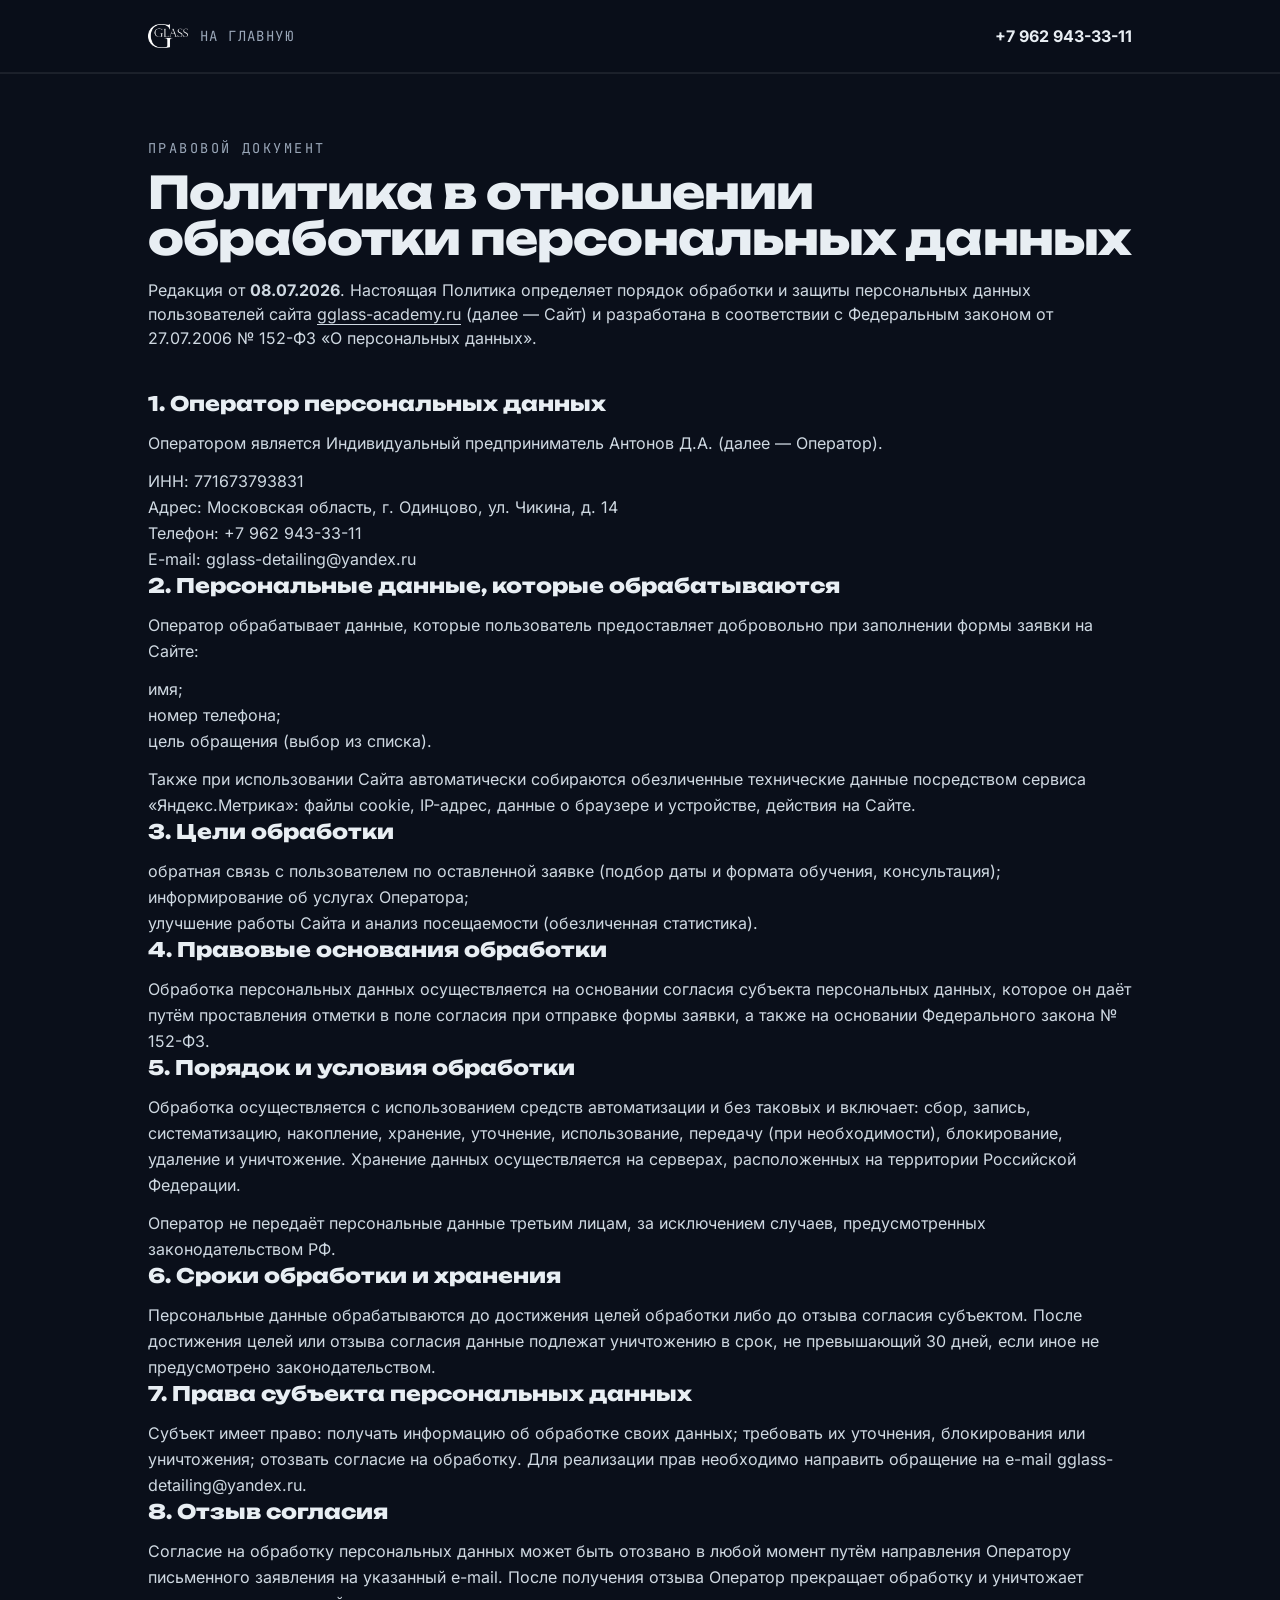
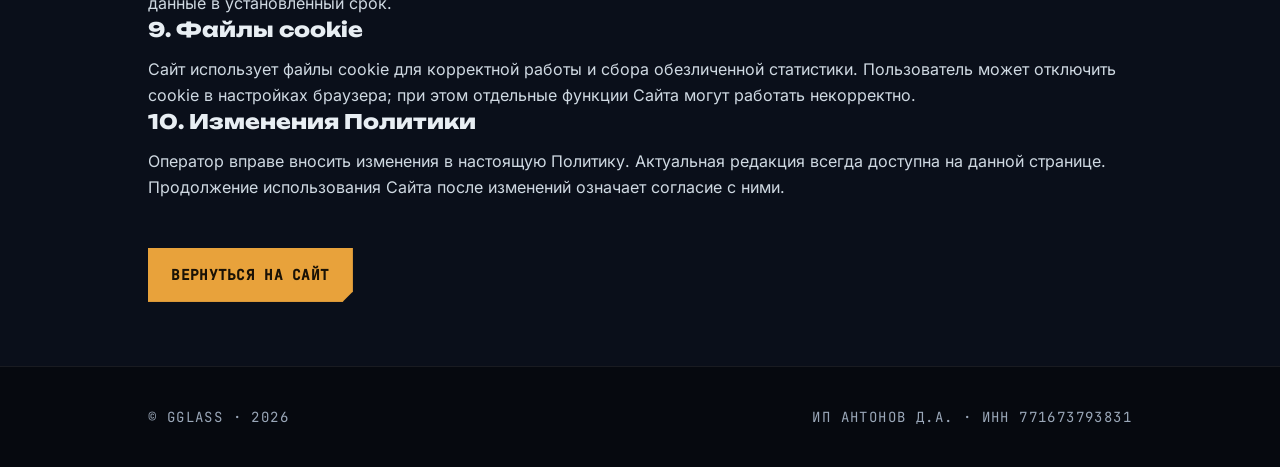
<file: privacy.html>
<!DOCTYPE html>
<html lang="ru">
<head>
<meta charset="utf-8"/>
<meta name="viewport" content="width=device-width, initial-scale=1"/>
<meta name="theme-color" content="#0a0f1a"/>
<meta name="robots" content="noindex, follow"/>
<title>Политика конфиденциальности — Gglass</title>
<meta name="description" content="Политика в отношении обработки персональных данных пользователей сайта Gglass (152-ФЗ)."/>
<link rel="icon" href="favicon.svg" type="image/svg+xml"/>
<link rel="stylesheet" href="assets/styles.css"/>
<link rel="stylesheet" href="assets/enhance.css"/>
</head>
<body>
<main class="min-h-screen bg-bg text-ink">
  <header class="sticky top-0 z-50 border-b border-line bg-bg/85 backdrop-blur">
    <div class="mx-auto flex max-w-5xl items-center justify-between gap-3 px-5 py-4">
      <a href="index.html" class="flex shrink-0 items-center gap-3">
        <img src="assets/logo-gglass-B2-FqKZI.webp" alt="Gglass" class="h-10 w-10 object-contain"/>
        <span class="font-mono text-sm uppercase tracking-widest text-muted">На главную</span>
      </a>
      <a href="tel:+79629433311" class="text-base font-bold text-ink hover:text-amber whitespace-nowrap">+7 962 943-33-11</a>
    </div>
  </header>

  <section class="section">
    <div class="mx-auto max-w-5xl px-5 py-12 md:py-16">
      <p class="label">Правовой документ</p>
      <h1 class="h-display mt-3 text-[clamp(1.8rem,3.6vw,2.8rem)]">Политика в отношении обработки персональных данных</h1>
      <p class="mt-4 text-glass">Редакция от <strong>08.07.2026</strong>. Настоящая Политика определяет порядок обработки и защиты персональных данных пользователей сайта <a href="https://www.gglass-academy.ru" class="text-amber-2 underline underline-offset-4">gglass-academy.ru</a> (далее — Сайт) и разработана в соответствии с Федеральным законом от 27.07.2006 № 152-ФЗ «О персональных данных».</p>

      <div class="mt-10 space-y-8 text-glass leading-relaxed">

        <div>
          <h2 class="font-display text-xl font-extrabold text-ink">1. Оператор персональных данных</h2>
          <p class="mt-3">Оператором является Индивидуальный предприниматель Антонов Д.А. (далее — Оператор).</p>
          <ul class="mt-3 space-y-1">
            <li>ИНН: 771673793831</li>
            <li>Адрес: Московская область, г. Одинцово, ул. Чикина, д. 14</li>
            <li>Телефон: <a href="tel:+79629433311" class="hover:text-amber">+7 962 943-33-11</a></li>
            <li>E-mail: <a href="mailto:gglass-detailing@yandex.ru" class="hover:text-amber">gglass-detailing@yandex.ru</a></li>
          </ul>
        </div>

        <div>
          <h2 class="font-display text-xl font-extrabold text-ink">2. Персональные данные, которые обрабатываются</h2>
          <p class="mt-3">Оператор обрабатывает данные, которые пользователь предоставляет добровольно при заполнении формы заявки на Сайте:</p>
          <ul class="mt-3 list-disc pl-6 space-y-1">
            <li>имя;</li>
            <li>номер телефона;</li>
            <li>цель обращения (выбор из списка).</li>
          </ul>
          <p class="mt-3">Также при использовании Сайта автоматически собираются обезличенные технические данные посредством сервиса «Яндекс.Метрика»: файлы cookie, IP-адрес, данные о браузере и устройстве, действия на Сайте.</p>
        </div>

        <div>
          <h2 class="font-display text-xl font-extrabold text-ink">3. Цели обработки</h2>
          <ul class="mt-3 list-disc pl-6 space-y-1">
            <li>обратная связь с пользователем по оставленной заявке (подбор даты и формата обучения, консультация);</li>
            <li>информирование об услугах Оператора;</li>
            <li>улучшение работы Сайта и анализ посещаемости (обезличенная статистика).</li>
          </ul>
        </div>

        <div>
          <h2 class="font-display text-xl font-extrabold text-ink">4. Правовые основания обработки</h2>
          <p class="mt-3">Обработка персональных данных осуществляется на основании согласия субъекта персональных данных, которое он даёт путём проставления отметки в поле согласия при отправке формы заявки, а также на основании Федерального закона № 152-ФЗ.</p>
        </div>

        <div>
          <h2 class="font-display text-xl font-extrabold text-ink">5. Порядок и условия обработки</h2>
          <p class="mt-3">Обработка осуществляется с использованием средств автоматизации и без таковых и включает: сбор, запись, систематизацию, накопление, хранение, уточнение, использование, передачу (при необходимости), блокирование, удаление и уничтожение. Хранение данных осуществляется на серверах, расположенных на территории Российской Федерации.</p>
          <p class="mt-3">Оператор не передаёт персональные данные третьим лицам, за исключением случаев, предусмотренных законодательством РФ.</p>
        </div>

        <div>
          <h2 class="font-display text-xl font-extrabold text-ink">6. Сроки обработки и хранения</h2>
          <p class="mt-3">Персональные данные обрабатываются до достижения целей обработки либо до отзыва согласия субъектом. После достижения целей или отзыва согласия данные подлежат уничтожению в срок, не превышающий 30 дней, если иное не предусмотрено законодательством.</p>
        </div>

        <div>
          <h2 class="font-display text-xl font-extrabold text-ink">7. Права субъекта персональных данных</h2>
          <p class="mt-3">Субъект имеет право: получать информацию об обработке своих данных; требовать их уточнения, блокирования или уничтожения; отозвать согласие на обработку. Для реализации прав необходимо направить обращение на e-mail <a href="mailto:gglass-detailing@yandex.ru" class="hover:text-amber">gglass-detailing@yandex.ru</a>.</p>
        </div>

        <div>
          <h2 class="font-display text-xl font-extrabold text-ink">8. Отзыв согласия</h2>
          <p class="mt-3">Согласие на обработку персональных данных может быть отозвано в любой момент путём направления Оператору письменного заявления на указанный e-mail. После получения отзыва Оператор прекращает обработку и уничтожает данные в установленный срок.</p>
        </div>

        <div>
          <h2 class="font-display text-xl font-extrabold text-ink">9. Файлы cookie</h2>
          <p class="mt-3">Сайт использует файлы cookie для корректной работы и сбора обезличенной статистики. Пользователь может отключить cookie в настройках браузера; при этом отдельные функции Сайта могут работать некорректно.</p>
        </div>

        <div>
          <h2 class="font-display text-xl font-extrabold text-ink">10. Изменения Политики</h2>
          <p class="mt-3">Оператор вправе вносить изменения в настоящую Политику. Актуальная редакция всегда доступна на данной странице. Продолжение использования Сайта после изменений означает согласие с ними.</p>
        </div>

      </div>

      <a href="index.html" class="btn-amber mt-12">Вернуться на сайт</a>
    </div>
  </section>

  <footer class="section bg-[#06090f]">
    <div class="mx-auto max-w-5xl px-5 py-10 font-mono text-sm uppercase tracking-widest text-muted flex flex-col gap-2 md:flex-row md:justify-between">
      <span>© Gglass · 2026</span>
      <span>ИП Антонов Д.А. · ИНН 771673793831</span>
    </div>
  </footer>
</main>
</body>
</html>
</file>
<file: assets/styles.css>
@layer properties{@supports (((-webkit-hyphens:none)) and (not (margin-trim:inline))) or ((-moz-orient:inline) and (not (color:rgb(from red r g b)))){*,:before,:after,::backdrop{--tw-translate-x:0;--tw-translate-y:0;--tw-translate-z:0;--tw-rotate-x:initial;--tw-rotate-y:initial;--tw-rotate-z:initial;--tw-skew-x:initial;--tw-skew-y:initial;--tw-space-y-reverse:0;--tw-space-x-reverse:0;--tw-divide-y-reverse:0;--tw-border-style:solid;--tw-leading:initial;--tw-font-weight:initial;--tw-tracking:initial;--tw-ordinal:initial;--tw-slashed-zero:initial;--tw-numeric-figure:initial;--tw-numeric-spacing:initial;--tw-numeric-fraction:initial;--tw-shadow:0 0 #0000;--tw-shadow-color:initial;--tw-shadow-alpha:100%;--tw-inset-shadow:0 0 #0000;--tw-inset-shadow-color:initial;--tw-inset-shadow-alpha:100%;--tw-ring-color:initial;--tw-ring-shadow:0 0 #0000;--tw-inset-ring-color:initial;--tw-inset-ring-shadow:0 0 #0000;--tw-ring-inset:initial;--tw-ring-offset-width:0px;--tw-ring-offset-color:#fff;--tw-ring-offset-shadow:0 0 #0000;--tw-outline-style:solid;--tw-backdrop-blur:initial;--tw-backdrop-brightness:initial;--tw-backdrop-contrast:initial;--tw-backdrop-grayscale:initial;--tw-backdrop-hue-rotate:initial;--tw-backdrop-invert:initial;--tw-backdrop-opacity:initial;--tw-backdrop-saturate:initial;--tw-backdrop-sepia:initial;--tw-duration:initial;--tw-ease:initial;--tw-content:"";--tw-scale-x:1;--tw-scale-y:1;--tw-scale-z:1;--tw-animation-delay:0s;--tw-animation-direction:normal;--tw-animation-duration:initial;--tw-animation-fill-mode:none;--tw-animation-iteration-count:1;--tw-enter-blur:0;--tw-enter-opacity:1;--tw-enter-rotate:0;--tw-enter-scale:1;--tw-enter-translate-x:0;--tw-enter-translate-y:0;--tw-exit-blur:0;--tw-exit-opacity:1;--tw-exit-rotate:0;--tw-exit-scale:1;--tw-exit-translate-x:0;--tw-exit-translate-y:0}}}@layer theme{:root,:host{--font-sans:"Inter", system-ui, sans-serif;--font-mono:"JetBrains Mono", ui-monospace, monospace;--color-red-500:#fb2c36;--color-black:#000;--color-white:#fff;--spacing:.25rem;--container-sm:24rem;--container-md:28rem;--container-lg:32rem;--container-xl:36rem;--container-3xl:48rem;--container-4xl:56rem;--container-5xl:64rem;--container-6xl:72rem;--container-7xl:80rem;--text-xs:.75rem;--text-xs--line-height:calc(1 / .75);--text-sm:.875rem;--text-sm--line-height:calc(1.25 / .875);--text-base:1rem;--text-base--line-height: 1.5 ;--text-lg:1.125rem;--text-lg--line-height:calc(1.75 / 1.125);--text-xl:1.25rem;--text-xl--line-height:calc(1.75 / 1.25);--text-2xl:1.5rem;--text-2xl--line-height:calc(2 / 1.5);--text-3xl:1.875rem;--text-3xl--line-height: 1.2 ;--text-4xl:2.25rem;--text-4xl--line-height:calc(2.5 / 2.25);--text-6xl:3.75rem;--text-6xl--line-height:1;--text-7xl:4.5rem;--text-7xl--line-height:1;--font-weight-normal:400;--font-weight-medium:500;--font-weight-semibold:600;--font-weight-bold:700;--font-weight-extrabold:800;--tracking-tight:-.025em;--tracking-widest:.1em;--leading-relaxed:1.625;--radius-sm:.25rem;--radius-md:.375rem;--radius-lg:.5rem;--radius-xl:.75rem;--ease-in-out:cubic-bezier(.4, 0, .2, 1);--animate-pulse:pulse 2s cubic-bezier(.4, 0, .6, 1) infinite;--aspect-video:16 / 9;--default-transition-duration:.15s;--default-transition-timing-function:cubic-bezier(.4, 0, .2, 1);--default-font-family:"Inter", system-ui, sans-serif;--default-mono-font-family:"JetBrains Mono", ui-monospace, monospace;--font-display:"Unbounded", system-ui, sans-serif;--color-bg:var(--bg)}@supports (color:lab(0% 0 0)){:root,:host{--color-red-500:lab(55.4814% 75.0732 48.8528)}}}@layer base{*,:after,:before,::backdrop{box-sizing:border-box;border:0 solid;margin:0;padding:0}::file-selector-button{box-sizing:border-box;border:0 solid;margin:0;padding:0}html,:host{-webkit-text-size-adjust:100%;tab-size:4;line-height:1.5;font-family:var(--default-font-family,ui-sans-serif, system-ui, sans-serif, "Apple Color Emoji", "Segoe UI Emoji", "Segoe UI Symbol", "Noto Color Emoji");font-feature-settings:var(--default-font-feature-settings,normal);font-variation-settings:var(--default-font-variation-settings,normal);-webkit-tap-highlight-color:transparent}hr{height:0;color:inherit;border-top-width:1px}abbr:where([title]){-webkit-text-decoration:underline dotted;text-decoration:underline dotted}h1,h2,h3,h4,h5,h6{font-size:inherit;font-weight:inherit}a{color:inherit;-webkit-text-decoration:inherit;text-decoration:inherit}b,strong{font-weight:bolder}code,kbd,samp,pre{font-family:var(--default-mono-font-family,ui-monospace, SFMono-Regular, Menlo, Monaco, Consolas, "Liberation Mono", "Courier New", monospace);font-feature-settings:var(--default-mono-font-feature-settings,normal);font-variation-settings:var(--default-mono-font-variation-settings,normal);font-size:1em}small{font-size:80%}sub,sup{vertical-align:baseline;font-size:75%;line-height:0;position:relative}sub{bottom:-.25em}sup{top:-.5em}table{text-indent:0;border-color:inherit;border-collapse:collapse}:-moz-focusring{outline:auto}progress{vertical-align:baseline}summary{display:list-item}ol,ul,menu{list-style:none}img,svg,video,canvas,audio,iframe,embed,object{vertical-align:middle;display:block}img,video{max-width:100%;height:auto}button,input,select,optgroup,textarea{font:inherit;font-feature-settings:inherit;font-variation-settings:inherit;letter-spacing:inherit;color:inherit;opacity:1;background-color:#0000;border-radius:0}::file-selector-button{font:inherit;font-feature-settings:inherit;font-variation-settings:inherit;letter-spacing:inherit;color:inherit;opacity:1;background-color:#0000;border-radius:0}:where(select:is([multiple],[size])) optgroup{font-weight:bolder}:where(select:is([multiple],[size])) optgroup option{padding-inline-start:20px}::file-selector-button{margin-inline-end:4px}::placeholder{opacity:1}@supports (not ((-webkit-appearance:-apple-pay-button))) or (contain-intrinsic-size:1px){::placeholder{color:currentColor}@supports (color:color-mix(in lab,red,red)){::placeholder{color:color-mix(in oklab,currentcolor 50%,transparent)}}}textarea{resize:vertical}::-webkit-search-decoration{-webkit-appearance:none}::-webkit-date-and-time-value{min-height:1lh;text-align:inherit}::-webkit-datetime-edit{display:inline-flex}::-webkit-datetime-edit-fields-wrapper{padding:0}::-webkit-datetime-edit{padding-block:0}::-webkit-datetime-edit-year-field{padding-block:0}::-webkit-datetime-edit-month-field{padding-block:0}::-webkit-datetime-edit-day-field{padding-block:0}::-webkit-datetime-edit-hour-field{padding-block:0}::-webkit-datetime-edit-minute-field{padding-block:0}::-webkit-datetime-edit-second-field{padding-block:0}::-webkit-datetime-edit-millisecond-field{padding-block:0}::-webkit-datetime-edit-meridiem-field{padding-block:0}::-webkit-calendar-picker-indicator{line-height:1}:-moz-ui-invalid{box-shadow:none}button,input:where([type=button],[type=reset],[type=submit]){appearance:button}::file-selector-button{appearance:button}::-webkit-inner-spin-button{height:auto}::-webkit-outer-spin-button{height:auto}[hidden]:where(:not([hidden=until-found])){display:none!important}*{border-color:var(--line)}}@layer components;@layer utilities{.pointer-events-none{pointer-events:none}.invisible{visibility:hidden}.sr-only{clip-path:inset(50%);white-space:nowrap;border-width:0;width:1px;height:1px;margin:-1px;padding:0;position:absolute;overflow:hidden}.absolute{position:absolute}.fixed{position:fixed}.relative{position:relative}.sticky{position:sticky}.-inset-10{inset:calc(var(--spacing) * -10)}.inset-0{inset:calc(var(--spacing) * 0)}.inset-x-0{inset-inline:calc(var(--spacing) * 0)}.inset-y-0{inset-block:calc(var(--spacing) * 0)}.start{inset-inline-start:var(--spacing)}.-top-12{top:calc(var(--spacing) * -12)}.top-0{top:calc(var(--spacing) * 0)}.top-1\.5{top:calc(var(--spacing) * 1.5)}.top-1\/2{top:50%}.top-3\.5{top:calc(var(--spacing) * 3.5)}.top-4{top:calc(var(--spacing) * 4)}.top-\[1px\]{top:1px}.top-\[50\%\]{top:50%}.top-\[60\%\]{top:60%}.top-full{top:100%}.-right-12{right:calc(var(--spacing) * -12)}.right-0{right:calc(var(--spacing) * 0)}.right-1{right:calc(var(--spacing) * 1)}.right-2{right:calc(var(--spacing) * 2)}.right-3{right:calc(var(--spacing) * 3)}.right-4{right:calc(var(--spacing) * 4)}.-bottom-2{bottom:calc(var(--spacing) * -2)}.-bottom-12{bottom:calc(var(--spacing) * -12)}.bottom-0{bottom:calc(var(--spacing) * 0)}.bottom-3{bottom:calc(var(--spacing) * 3)}.-left-12{left:calc(var(--spacing) * -12)}.left-0{left:calc(var(--spacing) * 0)}.left-1\/2{left:50%}.left-2{left:calc(var(--spacing) * 2)}.left-3{left:calc(var(--spacing) * 3)}.left-6{left:calc(var(--spacing) * 6)}.left-\[50\%\]{left:50%}.z-10{z-index:10}.z-20{z-index:20}.z-50{z-index:50}.z-\[1\]{z-index:1}.z-\[100\]{z-index:100}.-mx-1{margin-inline:calc(var(--spacing) * -1)}.mx-2{margin-inline:calc(var(--spacing) * 2)}.mx-3\.5{margin-inline:calc(var(--spacing) * 3.5)}.mx-auto{margin-inline:auto}.my-0\.5{margin-block:calc(var(--spacing) * .5)}.my-1{margin-block:calc(var(--spacing) * 1)}.my-8{margin-block:calc(var(--spacing) * 8)}.-mt-4{margin-top:calc(var(--spacing) * -4)}.mt-1{margin-top:calc(var(--spacing) * 1)}.mt-1\.5{margin-top:calc(var(--spacing) * 1.5)}.mt-2{margin-top:calc(var(--spacing) * 2)}.mt-3{margin-top:calc(var(--spacing) * 3)}.mt-4{margin-top:calc(var(--spacing) * 4)}.mt-5{margin-top:calc(var(--spacing) * 5)}.mt-6{margin-top:calc(var(--spacing) * 6)}.mt-8{margin-top:calc(var(--spacing) * 8)}.mt-10{margin-top:calc(var(--spacing) * 10)}.mt-12{margin-top:calc(var(--spacing) * 12)}.mt-14{margin-top:calc(var(--spacing) * 14)}.mt-24{margin-top:calc(var(--spacing) * 24)}.mt-auto{margin-top:auto}.mr-2{margin-right:calc(var(--spacing) * 2)}.mb-1{margin-bottom:calc(var(--spacing) * 1)}.mb-2{margin-bottom:calc(var(--spacing) * 2)}.mb-4{margin-bottom:calc(var(--spacing) * 4)}.mb-8{margin-bottom:calc(var(--spacing) * 8)}.mb-10{margin-bottom:calc(var(--spacing) * 10)}.-ml-4{margin-left:calc(var(--spacing) * -4)}.ml-1{margin-left:calc(var(--spacing) * 1)}.ml-auto{margin-left:auto}.block{display:block}.flex{display:flex}.grid{display:grid}.hidden{display:none}.inline-block{display:inline-block}.inline-flex{display:inline-flex}.table{display:table}.aspect-\[3\/4\]{aspect-ratio:3/4}.aspect-\[4\/5\]{aspect-ratio:4/5}.aspect-square{aspect-ratio:1}.aspect-video{aspect-ratio:var(--aspect-video)}.size-\(--cell-size\){width:var(--cell-size);height:var(--cell-size)}.size-4{width:calc(var(--spacing) * 4);height:calc(var(--spacing) * 4)}.h-\(--cell-size\){height:var(--cell-size)}.h-1\.5{height:calc(var(--spacing) * 1.5)}.h-2{height:calc(var(--spacing) * 2)}.h-2\.5{height:calc(var(--spacing) * 2.5)}.h-3{height:calc(var(--spacing) * 3)}.h-3\.5{height:calc(var(--spacing) * 3.5)}.h-4{height:calc(var(--spacing) * 4)}.h-5{height:calc(var(--spacing) * 5)}.h-7{height:calc(var(--spacing) * 7)}.h-8{height:calc(var(--spacing) * 8)}.h-9{height:calc(var(--spacing) * 9)}.h-10{height:calc(var(--spacing) * 10)}.h-12{height:calc(var(--spacing) * 12)}.h-14{height:calc(var(--spacing) * 14)}.h-\[1px\]{height:1px}.h-\[var\(--radix-navigation-menu-viewport-height\)\]{height:var(--radix-navigation-menu-viewport-height)}.h-\[var\(--radix-select-trigger-height\)\]{height:var(--radix-select-trigger-height)}.h-auto{height:auto}.h-full{height:100%}.h-px{height:1px}.h-svh{height:100svh}.max-h-\(--radix-context-menu-content-available-height\){max-height:var(--radix-context-menu-content-available-height)}.max-h-\(--radix-select-content-available-height\){max-height:var(--radix-select-content-available-height)}.max-h-\[85vh\]{max-height:85vh}.max-h-\[300px\]{max-height:300px}.max-h-\[var\(--radix-dropdown-menu-content-available-height\)\]{max-height:var(--radix-dropdown-menu-content-available-height)}.min-h-0{min-height:calc(var(--spacing) * 0)}.min-h-\[60px\]{min-height:60px}.min-h-screen{min-height:100vh}.min-h-svh{min-height:100svh}.w-\(--cell-size\){width:var(--cell-size)}.w-\(--sidebar-width\){width:var(--sidebar-width)}.w-0{width:calc(var(--spacing) * 0)}.w-1{width:calc(var(--spacing) * 1)}.w-1\.5{width:calc(var(--spacing) * 1.5)}.w-2{width:calc(var(--spacing) * 2)}.w-2\.5{width:calc(var(--spacing) * 2.5)}.w-3{width:calc(var(--spacing) * 3)}.w-3\.5{width:calc(var(--spacing) * 3.5)}.w-3\/4{width:75%}.w-4{width:calc(var(--spacing) * 4)}.w-5{width:calc(var(--spacing) * 5)}.w-7{width:calc(var(--spacing) * 7)}.w-8{width:calc(var(--spacing) * 8)}.w-9{width:calc(var(--spacing) * 9)}.w-10{width:calc(var(--spacing) * 10)}.w-12{width:calc(var(--spacing) * 12)}.w-14{width:calc(var(--spacing) * 14)}.w-64{width:calc(var(--spacing) * 64)}.w-72{width:calc(var(--spacing) * 72)}.w-\[1px\]{width:1px}.w-\[100px\]{width:100px}.w-auto{width:auto}.w-fit{width:fit-content}.w-full{width:100%}.w-max{width:max-content}.w-px{width:1px}.max-w-\(--skeleton-width\){max-width:var(--skeleton-width)}.max-w-3xl{max-width:var(--container-3xl)}.max-w-4xl{max-width:var(--container-4xl)}.max-w-5xl{max-width:var(--container-5xl)}.max-w-6xl{max-width:var(--container-6xl)}.max-w-7xl{max-width:var(--container-7xl)}.max-w-lg{max-width:var(--container-lg)}.max-w-max{max-width:max-content}.max-w-md{max-width:var(--container-md)}.max-w-sm{max-width:var(--container-sm)}.max-w-xl{max-width:var(--container-xl)}.min-w-\(--cell-size\){min-width:var(--cell-size)}.min-w-0{min-width:calc(var(--spacing) * 0)}.min-w-5{min-width:calc(var(--spacing) * 5)}.min-w-8{min-width:calc(var(--spacing) * 8)}.min-w-9{min-width:calc(var(--spacing) * 9)}.min-w-10{min-width:calc(var(--spacing) * 10)}.min-w-\[8rem\]{min-width:8rem}.min-w-\[12rem\]{min-width:12rem}.min-w-\[var\(--radix-select-trigger-width\)\]{min-width:var(--radix-select-trigger-width)}.flex-1{flex:1}.shrink-0{flex-shrink:0}.grow{flex-grow:1}.grow-0{flex-grow:0}.basis-full{flex-basis:100%}.caption-bottom{caption-side:bottom}.border-collapse{border-collapse:collapse}.origin-\(--radix-context-menu-content-transform-origin\){transform-origin:var(--radix-context-menu-content-transform-origin)}.origin-\(--radix-dropdown-menu-content-transform-origin\){transform-origin:var(--radix-dropdown-menu-content-transform-origin)}.origin-\(--radix-hover-card-content-transform-origin\){transform-origin:var(--radix-hover-card-content-transform-origin)}.origin-\(--radix-menubar-content-transform-origin\){transform-origin:var(--radix-menubar-content-transform-origin)}.origin-\(--radix-popover-content-transform-origin\){transform-origin:var(--radix-popover-content-transform-origin)}.origin-\(--radix-select-content-transform-origin\){transform-origin:var(--radix-select-content-transform-origin)}.origin-\(--radix-tooltip-content-transform-origin\){transform-origin:var(--radix-tooltip-content-transform-origin)}.-translate-x-1\/2{--tw-translate-x: -50% ;translate:var(--tw-translate-x) var(--tw-translate-y)}.-translate-x-px{--tw-translate-x:-1px;translate:var(--tw-translate-x) var(--tw-translate-y)}.translate-x-\[-50\%\]{--tw-translate-x:-50%;translate:var(--tw-translate-x) var(--tw-translate-y)}.translate-x-px{--tw-translate-x:1px;translate:var(--tw-translate-x) var(--tw-translate-y)}.-translate-y-1\/2{--tw-translate-y: -50% ;translate:var(--tw-translate-x) var(--tw-translate-y)}.translate-y-\[-50\%\]{--tw-translate-y:-50%;translate:var(--tw-translate-x) var(--tw-translate-y)}.rotate-45{rotate:45deg}.rotate-90{rotate:90deg}.transform{transform:var(--tw-rotate-x,) var(--tw-rotate-y,) var(--tw-rotate-z,) var(--tw-skew-x,) var(--tw-skew-y,)}.animate-caret-blink{animation:1.25s ease-out infinite caret-blink}.animate-in{animation:enter var(--tw-animation-duration,var(--tw-duration,.15s))var(--tw-ease,ease)var(--tw-animation-delay,0s)var(--tw-animation-iteration-count,1)var(--tw-animation-direction,normal)var(--tw-animation-fill-mode,none)}.animate-pulse{animation:var(--animate-pulse)}.cursor-default{cursor:default}.cursor-pointer{cursor:pointer}.touch-none{touch-action:none}.list-none{list-style-type:none}.grid-cols-2{grid-template-columns:repeat(2,minmax(0,1fr))}.grid-cols-3{grid-template-columns:repeat(3,minmax(0,1fr))}.flex-col{flex-direction:column}.flex-col-reverse{flex-direction:column-reverse}.flex-row{flex-direction:row}.flex-wrap{flex-wrap:wrap}.place-content-center{place-content:center}.items-baseline{align-items:baseline}.items-center{align-items:center}.items-end{align-items:flex-end}.items-start{align-items:flex-start}.items-stretch{align-items:stretch}.justify-between{justify-content:space-between}.justify-center{justify-content:center}.gap-1{gap:calc(var(--spacing) * 1)}.gap-1\.5{gap:calc(var(--spacing) * 1.5)}.gap-2{gap:calc(var(--spacing) * 2)}.gap-3{gap:calc(var(--spacing) * 3)}.gap-4{gap:calc(var(--spacing) * 4)}.gap-5{gap:calc(var(--spacing) * 5)}.gap-6{gap:calc(var(--spacing) * 6)}.gap-8{gap:calc(var(--spacing) * 8)}.gap-10{gap:calc(var(--spacing) * 10)}.gap-12{gap:calc(var(--spacing) * 12)}.gap-px{gap:1px}:where(.space-y-1\.5>:not(:last-child)){--tw-space-y-reverse:0;margin-block-start:calc(calc(var(--spacing) * 1.5) * var(--tw-space-y-reverse));margin-block-end:calc(calc(var(--spacing) * 1.5) * calc(1 - var(--tw-space-y-reverse)))}:where(.space-y-2>:not(:last-child)){--tw-space-y-reverse:0;margin-block-start:calc(calc(var(--spacing) * 2) * var(--tw-space-y-reverse));margin-block-end:calc(calc(var(--spacing) * 2) * calc(1 - var(--tw-space-y-reverse)))}:where(.space-y-3>:not(:last-child)){--tw-space-y-reverse:0;margin-block-start:calc(calc(var(--spacing) * 3) * var(--tw-space-y-reverse));margin-block-end:calc(calc(var(--spacing) * 3) * calc(1 - var(--tw-space-y-reverse)))}:where(.space-y-4>:not(:last-child)){--tw-space-y-reverse:0;margin-block-start:calc(calc(var(--spacing) * 4) * var(--tw-space-y-reverse));margin-block-end:calc(calc(var(--spacing) * 4) * calc(1 - var(--tw-space-y-reverse)))}:where(.space-y-6>:not(:last-child)){--tw-space-y-reverse:0;margin-block-start:calc(calc(var(--spacing) * 6) * var(--tw-space-y-reverse));margin-block-end:calc(calc(var(--spacing) * 6) * calc(1 - var(--tw-space-y-reverse)))}:where(.space-x-1>:not(:last-child)){--tw-space-x-reverse:0;margin-inline-start:calc(calc(var(--spacing) * 1) * var(--tw-space-x-reverse));margin-inline-end:calc(calc(var(--spacing) * 1) * calc(1 - var(--tw-space-x-reverse)))}:where(.divide-y>:not(:last-child)){--tw-divide-y-reverse:0;border-bottom-style:var(--tw-border-style);border-top-style:var(--tw-border-style);border-top-width:calc(1px * var(--tw-divide-y-reverse));border-bottom-width:calc(1px * calc(1 - var(--tw-divide-y-reverse)))}:where(.divide-line>:not(:last-child)){border-color:var(--line)}.self-center{align-self:center}.self-start{align-self:flex-start}.overflow-auto{overflow:auto}.overflow-hidden{overflow:hidden}.overflow-x-auto{overflow-x:auto}.overflow-x-hidden{overflow-x:hidden}.overflow-y-auto{overflow-y:auto}.rounded-\[2px\]{border-radius:2px}.rounded-\[inherit\]{border-radius:inherit}.rounded-full{border-radius:3.40282e38px}.rounded-lg{border-radius:var(--radius-lg)}.rounded-md{border-radius:var(--radius-md)}.rounded-none{border-radius:0}.rounded-sm{border-radius:var(--radius-sm)}.rounded-xl{border-radius:var(--radius-xl)}.rounded-t-\[10px\]{border-top-left-radius:10px;border-top-right-radius:10px}.rounded-l-md{border-top-left-radius:var(--radius-md);border-bottom-left-radius:var(--radius-md)}.rounded-tl-sm{border-top-left-radius:var(--radius-sm)}.rounded-r-md{border-top-right-radius:var(--radius-md);border-bottom-right-radius:var(--radius-md)}.border{border-style:var(--tw-border-style);border-width:1px}.border-2{border-style:var(--tw-border-style);border-width:2px}.border-\[1\.5px\]{border-style:var(--tw-border-style);border-width:1.5px}.border-y{border-block-style:var(--tw-border-style);border-block-width:1px}.border-t{border-top-style:var(--tw-border-style);border-top-width:1px}.border-r{border-right-style:var(--tw-border-style);border-right-width:1px}.border-b{border-bottom-style:var(--tw-border-style);border-bottom-width:1px}.border-l{border-left-style:var(--tw-border-style);border-left-width:1px}.border-l-2{border-left-style:var(--tw-border-style);border-left-width:2px}.border-dashed{--tw-border-style:dashed;border-style:dashed}.border-\(--color-border\){border-color:var(--color-border)}.border-amber\/40{border-color:var(--amber)}@supports (color:color-mix(in lab,red,red)){.border-amber\/40{border-color:color-mix(in oklab,var(--amber) 40%,transparent)}}.border-line,.border-line\/50{border-color:var(--line)}@supports (color:color-mix(in lab,red,red)){.border-line\/50{border-color:color-mix(in oklab,var(--line) 50%,transparent)}}.border-red-500\/40{border-color:#fb2c3666}@supports (color:color-mix(in lab,red,red)){.border-red-500\/40{border-color:color-mix(in oklab,var(--color-red-500) 40%,transparent)}}.border-transparent{border-color:#0000}.border-t-transparent{border-top-color:#0000}.border-l-transparent{border-left-color:#0000}.bg-\(--color-bg\){background-color:var(--color-bg)}.bg-\[\#070b13\]{background-color:#070b13}.bg-\[\#06090f\]{background-color:#06090f}.bg-amber,.bg-amber\/10{background-color:var(--amber)}@supports (color:color-mix(in lab,red,red)){.bg-amber\/10{background-color:color-mix(in oklab,var(--amber) 10%,transparent)}}.bg-bg{background-color:var(--bg)}.bg-bg-2,.bg-bg-2\/40{background-color:var(--bg-2)}@supports (color:color-mix(in lab,red,red)){.bg-bg-2\/40{background-color:color-mix(in oklab,var(--bg-2) 40%,transparent)}}.bg-bg\/85{background-color:var(--bg)}@supports (color:color-mix(in lab,red,red)){.bg-bg\/85{background-color:color-mix(in oklab,var(--bg) 85%,transparent)}}.bg-black{background-color:var(--color-black)}.bg-black\/70{background-color:#000000b3}@supports (color:color-mix(in lab,red,red)){.bg-black\/70{background-color:color-mix(in oklab,var(--color-black) 70%,transparent)}}.bg-black\/80{background-color:#000c}@supports (color:color-mix(in lab,red,red)){.bg-black\/80{background-color:color-mix(in oklab,var(--color-black) 80%,transparent)}}.bg-line{background-color:var(--line)}.bg-muted,.bg-muted\/50{background-color:var(--muted)}@supports (color:color-mix(in lab,red,red)){.bg-muted\/50{background-color:color-mix(in oklab,var(--muted) 50%,transparent)}}.bg-red-500\/10{background-color:#fb2c361a}@supports (color:color-mix(in lab,red,red)){.bg-red-500\/10{background-color:color-mix(in oklab,var(--color-red-500) 10%,transparent)}}.bg-transparent{background-color:#0000}.bg-\[radial-gradient\(circle_at_50\%_45\%\,rgba\(232\,162\,59\,0\.22\)\,transparent_60\%\)\]{background-image:radial-gradient(circle at 50% 45%,#e8a23b38,#0000 60%)}.fill-current{fill:currentColor}.object-contain{object-fit:contain}.object-cover{object-fit:cover}.object-center{object-position:center}.p-0{padding:calc(var(--spacing) * 0)}.p-1{padding:calc(var(--spacing) * 1)}.p-2{padding:calc(var(--spacing) * 2)}.p-3{padding:calc(var(--spacing) * 3)}.p-4{padding:calc(var(--spacing) * 4)}.p-5{padding:calc(var(--spacing) * 5)}.p-6{padding:calc(var(--spacing) * 6)}.p-7{padding:calc(var(--spacing) * 7)}.p-8{padding:calc(var(--spacing) * 8)}.p-\[1px\]{padding:1px}.px-\(--cell-size\){padding-inline:var(--cell-size)}.px-1{padding-inline:calc(var(--spacing) * 1)}.px-1\.5{padding-inline:calc(var(--spacing) * 1.5)}.px-2{padding-inline:calc(var(--spacing) * 2)}.px-2\.5{padding-inline:calc(var(--spacing) * 2.5)}.px-3{padding-inline:calc(var(--spacing) * 3)}.px-4{padding-inline:calc(var(--spacing) * 4)}.px-5{padding-inline:calc(var(--spacing) * 5)}.px-8{padding-inline:calc(var(--spacing) * 8)}.py-0\.5{padding-block:calc(var(--spacing) * .5)}.py-1{padding-block:calc(var(--spacing) * 1)}.py-1\.5{padding-block:calc(var(--spacing) * 1.5)}.py-2{padding-block:calc(var(--spacing) * 2)}.py-3{padding-block:calc(var(--spacing) * 3)}.py-4{padding-block:calc(var(--spacing) * 4)}.py-5{padding-block:calc(var(--spacing) * 5)}.py-6{padding-block:calc(var(--spacing) * 6)}.py-10{padding-block:calc(var(--spacing) * 10)}.py-12{padding-block:calc(var(--spacing) * 12)}.py-14{padding-block:calc(var(--spacing) * 14)}.pt-0{padding-top:calc(var(--spacing) * 0)}.pt-3{padding-top:calc(var(--spacing) * 3)}.pt-4{padding-top:calc(var(--spacing) * 4)}.pt-6{padding-top:calc(var(--spacing) * 6)}.pr-1{padding-right:calc(var(--spacing) * 1)}.pr-2{padding-right:calc(var(--spacing) * 2)}.pr-2\.5{padding-right:calc(var(--spacing) * 2.5)}.pr-8{padding-right:calc(var(--spacing) * 8)}.pb-3{padding-bottom:calc(var(--spacing) * 3)}.pb-4{padding-bottom:calc(var(--spacing) * 4)}.pl-2{padding-left:calc(var(--spacing) * 2)}.pl-2\.5{padding-left:calc(var(--spacing) * 2.5)}.pl-4{padding-left:calc(var(--spacing) * 4)}.pl-8{padding-left:calc(var(--spacing) * 8)}.pl-16{padding-left:calc(var(--spacing) * 16)}.text-center{text-align:center}.text-left{text-align:left}.text-right{text-align:right}.align-middle{vertical-align:middle}.font-display{font-family:Unbounded,system-ui,sans-serif}.font-mono{font-family:JetBrains Mono,ui-monospace,monospace}.font-sans{font-family:Inter,system-ui,sans-serif}.text-2xl{font-size:var(--text-2xl);line-height:var(--tw-leading,var(--text-2xl--line-height))}.text-3xl{font-size:var(--text-3xl);line-height:var(--tw-leading,var(--text-3xl--line-height))}.text-4xl{font-size:var(--text-4xl);line-height:var(--tw-leading,var(--text-4xl--line-height))}.text-7xl{font-size:var(--text-7xl);line-height:var(--tw-leading,var(--text-7xl--line-height))}.text-base{font-size:var(--text-base);line-height:var(--tw-leading,var(--text-base--line-height))}.text-lg{font-size:var(--text-lg);line-height:var(--tw-leading,var(--text-lg--line-height))}.text-sm{font-size:var(--text-sm);line-height:var(--tw-leading,var(--text-sm--line-height))}.text-xl{font-size:var(--text-xl);line-height:var(--tw-leading,var(--text-xl--line-height))}.text-xs{font-size:var(--text-xs);line-height:var(--tw-leading,var(--text-xs--line-height))}.text-\[0\.8rem\]{font-size:.8rem}.text-\[clamp\(1\.8rem\,3\.6vw\,2\.8rem\)\]{font-size:clamp(1.8rem,3.6vw,2.8rem)}.text-\[clamp\(1\.8rem\,3\.8vw\,3rem\)\]{font-size:clamp(1.8rem,3.8vw,3rem)}.text-\[clamp\(2rem\,4\.2vw\,3\.6rem\)\]{font-size:clamp(2rem,4.2vw,3.6rem)}.text-\[clamp\(2rem\,4\.4vw\,3\.6rem\)\]{font-size:clamp(2rem,4.4vw,3.6rem)}.text-\[clamp\(2rem\,4vw\,3\.4rem\)\]{font-size:clamp(2rem,4vw,3.4rem)}.leading-none{--tw-leading:1;line-height:1}.leading-relaxed{--tw-leading:var(--leading-relaxed);line-height:var(--leading-relaxed)}.font-bold{--tw-font-weight:var(--font-weight-bold);font-weight:var(--font-weight-bold)}.font-extrabold{--tw-font-weight:var(--font-weight-extrabold);font-weight:var(--font-weight-extrabold)}.font-medium{--tw-font-weight:var(--font-weight-medium);font-weight:var(--font-weight-medium)}.font-normal{--tw-font-weight:var(--font-weight-normal);font-weight:var(--font-weight-normal)}.font-semibold{--tw-font-weight:var(--font-weight-semibold);font-weight:var(--font-weight-semibold)}.tracking-tight{--tw-tracking:var(--tracking-tight);letter-spacing:var(--tracking-tight)}.tracking-widest{--tw-tracking:var(--tracking-widest);letter-spacing:var(--tracking-widest)}.break-words{overflow-wrap:break-word}.whitespace-nowrap{white-space:nowrap}.text-amber{color:var(--amber)}.text-crack{color:var(--crack)}.text-current{color:currentColor}.text-glass{color:var(--glass)}.text-ink{color:var(--ink)}.text-muted,.text-muted\/60{color:var(--muted)}@supports (color:color-mix(in lab,red,red)){.text-muted\/60{color:color-mix(in oklab,var(--muted) 60%,transparent)}}.text-red-500{color:var(--color-red-500)}.text-white\/80{color:#fffc}@supports (color:color-mix(in lab,red,red)){.text-white\/80{color:color-mix(in oklab,var(--color-white) 80%,transparent)}}.uppercase{text-transform:uppercase}.tabular-nums{--tw-numeric-spacing:tabular-nums;font-variant-numeric:var(--tw-ordinal,) var(--tw-slashed-zero,) var(--tw-numeric-figure,) var(--tw-numeric-spacing,) var(--tw-numeric-fraction,)}.underline{text-decoration-line:underline}.underline-offset-4{text-underline-offset:4px}.opacity-0{opacity:0}.opacity-30{opacity:.3}.opacity-50{opacity:.5}.opacity-60{opacity:.6}.opacity-70{opacity:.7}.shadow{--tw-shadow:0 1px 3px 0 var(--tw-shadow-color,#0000001a), 0 1px 2px -1px var(--tw-shadow-color,#0000001a);box-shadow:var(--tw-inset-shadow),var(--tw-inset-ring-shadow),var(--tw-ring-offset-shadow),var(--tw-ring-shadow),var(--tw-shadow)}.shadow-2xl{--tw-shadow:0 25px 50px -12px var(--tw-shadow-color,#00000040);box-shadow:var(--tw-inset-shadow),var(--tw-inset-ring-shadow),var(--tw-ring-offset-shadow),var(--tw-ring-shadow),var(--tw-shadow)}.shadow-\[0_0_0_1px_var\(--sidebar-border\)\]{--tw-shadow:0 0 0 1px var(--tw-shadow-color,var(--sidebar-border));box-shadow:var(--tw-inset-shadow),var(--tw-inset-ring-shadow),var(--tw-ring-offset-shadow),var(--tw-ring-shadow),var(--tw-shadow)}.shadow-lg{--tw-shadow:0 10px 15px -3px var(--tw-shadow-color,#0000001a), 0 4px 6px -4px var(--tw-shadow-color,#0000001a);box-shadow:var(--tw-inset-shadow),var(--tw-inset-ring-shadow),var(--tw-ring-offset-shadow),var(--tw-ring-shadow),var(--tw-shadow)}.shadow-md{--tw-shadow:0 4px 6px -1px var(--tw-shadow-color,#0000001a), 0 2px 4px -2px var(--tw-shadow-color,#0000001a);box-shadow:var(--tw-inset-shadow),var(--tw-inset-ring-shadow),var(--tw-ring-offset-shadow),var(--tw-ring-shadow),var(--tw-shadow)}.shadow-none{--tw-shadow:0 0 #0000;box-shadow:var(--tw-inset-shadow),var(--tw-inset-ring-shadow),var(--tw-ring-offset-shadow),var(--tw-ring-shadow),var(--tw-shadow)}.shadow-sm{--tw-shadow:0 1px 3px 0 var(--tw-shadow-color,#0000001a), 0 1px 2px -1px var(--tw-shadow-color,#0000001a);box-shadow:var(--tw-inset-shadow),var(--tw-inset-ring-shadow),var(--tw-ring-offset-shadow),var(--tw-ring-shadow),var(--tw-shadow)}.shadow-xl{--tw-shadow:0 20px 25px -5px var(--tw-shadow-color,#0000001a), 0 8px 10px -6px var(--tw-shadow-color,#0000001a);box-shadow:var(--tw-inset-shadow),var(--tw-inset-ring-shadow),var(--tw-ring-offset-shadow),var(--tw-ring-shadow),var(--tw-shadow)}.shadow-xs{--tw-shadow:0 1px 2px 0 var(--tw-shadow-color,#0000000d);box-shadow:var(--tw-inset-shadow),var(--tw-inset-ring-shadow),var(--tw-ring-offset-shadow),var(--tw-ring-shadow),var(--tw-shadow)}.ring{--tw-ring-shadow:var(--tw-ring-inset,) 0 0 0 calc(1px + var(--tw-ring-offset-width)) var(--tw-ring-color,currentcolor);box-shadow:var(--tw-inset-shadow),var(--tw-inset-ring-shadow),var(--tw-ring-offset-shadow),var(--tw-ring-shadow),var(--tw-shadow)}.ring-0{--tw-ring-shadow:var(--tw-ring-inset,) 0 0 0 calc(0px + var(--tw-ring-offset-width)) var(--tw-ring-color,currentcolor);box-shadow:var(--tw-inset-shadow),var(--tw-inset-ring-shadow),var(--tw-ring-offset-shadow),var(--tw-ring-shadow),var(--tw-shadow)}.ring-1{--tw-ring-shadow:var(--tw-ring-inset,) 0 0 0 calc(1px + var(--tw-ring-offset-width)) var(--tw-ring-color,currentcolor);box-shadow:var(--tw-inset-shadow),var(--tw-inset-ring-shadow),var(--tw-ring-offset-shadow),var(--tw-ring-shadow),var(--tw-shadow)}.outline{outline-style:var(--tw-outline-style);outline-width:1px}.backdrop-blur{--tw-backdrop-blur:blur(8px);-webkit-backdrop-filter:var(--tw-backdrop-blur,) var(--tw-backdrop-brightness,) var(--tw-backdrop-contrast,) var(--tw-backdrop-grayscale,) var(--tw-backdrop-hue-rotate,) var(--tw-backdrop-invert,) var(--tw-backdrop-opacity,) var(--tw-backdrop-saturate,) var(--tw-backdrop-sepia,);backdrop-filter:var(--tw-backdrop-blur,) var(--tw-backdrop-brightness,) var(--tw-backdrop-contrast,) var(--tw-backdrop-grayscale,) var(--tw-backdrop-hue-rotate,) var(--tw-backdrop-invert,) var(--tw-backdrop-opacity,) var(--tw-backdrop-saturate,) var(--tw-backdrop-sepia,)}.transition{transition-property:color,background-color,border-color,outline-color,text-decoration-color,fill,stroke,--tw-gradient-from,--tw-gradient-via,--tw-gradient-to,opacity,box-shadow,transform,translate,scale,rotate,filter,-webkit-backdrop-filter,backdrop-filter,display,content-visibility,overlay,pointer-events;transition-timing-function:var(--tw-ease,var(--default-transition-timing-function));transition-duration:var(--tw-duration,var(--default-transition-duration))}.transition-\[left\,right\,width\]{transition-property:left,right,width;transition-timing-function:var(--tw-ease,var(--default-transition-timing-function));transition-duration:var(--tw-duration,var(--default-transition-duration))}.transition-\[margin\,opacity\]{transition-property:margin,opacity;transition-timing-function:var(--tw-ease,var(--default-transition-timing-function));transition-duration:var(--tw-duration,var(--default-transition-duration))}.transition-\[width\,height\,padding\]{transition-property:width,height,padding;transition-timing-function:var(--tw-ease,var(--default-transition-timing-function));transition-duration:var(--tw-duration,var(--default-transition-duration))}.transition-\[width\]{transition-property:width;transition-timing-function:var(--tw-ease,var(--default-transition-timing-function));transition-duration:var(--tw-duration,var(--default-transition-duration))}.transition-all{transition-property:all;transition-timing-function:var(--tw-ease,var(--default-transition-timing-function));transition-duration:var(--tw-duration,var(--default-transition-duration))}.transition-colors{transition-property:color,background-color,border-color,outline-color,text-decoration-color,fill,stroke,--tw-gradient-from,--tw-gradient-via,--tw-gradient-to;transition-timing-function:var(--tw-ease,var(--default-transition-timing-function));transition-duration:var(--tw-duration,var(--default-transition-duration))}.transition-opacity{transition-property:opacity;transition-timing-function:var(--tw-ease,var(--default-transition-timing-function));transition-duration:var(--tw-duration,var(--default-transition-duration))}.transition-transform{transition-property:transform,translate,scale,rotate;transition-timing-function:var(--tw-ease,var(--default-transition-timing-function));transition-duration:var(--tw-duration,var(--default-transition-duration))}.duration-200{--tw-duration:.2s;transition-duration:.2s}.duration-300{--tw-duration:.3s;transition-duration:.3s}.duration-500{--tw-duration:.5s;transition-duration:.5s}.duration-1000{--tw-duration:1s;transition-duration:1s}.ease-in-out{--tw-ease:var(--ease-in-out);transition-timing-function:var(--ease-in-out)}.ease-linear{--tw-ease:linear;transition-timing-function:linear}.fade-in-0{--tw-enter-opacity:0}.outline-none{--tw-outline-style:none;outline-style:none}.select-none{-webkit-user-select:none;user-select:none}.zoom-in-95{--tw-enter-scale:.95}.\[--cell-size\:2rem\]{--cell-size:2rem}.group-focus-within\/menu-item\:opacity-100:is(:where(.group\/menu-item):focus-within *){opacity:1}@media(hover:hover){.group-hover\/menu-item\:opacity-100:is(:where(.group\/menu-item):hover *){opacity:1}}.group-has-\[\[data-sidebar\=menu-action\]\]\/menu-item\:pr-8:is(:where(.group\/menu-item):has([data-sidebar=menu-action]) *){padding-right:calc(var(--spacing) * 8)}.group-data-\[collapsible\=icon\]\:-mt-8:is(:where(.group)[data-collapsible=icon] *){margin-top:calc(var(--spacing) * -8)}.group-data-\[collapsible\=icon\]\:hidden:is(:where(.group)[data-collapsible=icon] *){display:none}.group-data-\[collapsible\=icon\]\:\!size-8:is(:where(.group)[data-collapsible=icon] *){width:calc(var(--spacing) * 8)!important;height:calc(var(--spacing) * 8)!important}.group-data-\[collapsible\=icon\]\:w-\(--sidebar-width-icon\):is(:where(.group)[data-collapsible=icon] *){width:var(--sidebar-width-icon)}.group-data-\[collapsible\=icon\]\:w-\[calc\(var\(--sidebar-width-icon\)_\+_theme\(spacing\.4\)\)\]:is(:where(.group)[data-collapsible=icon] *){width:calc(var(--sidebar-width-icon) + 1rem)}.group-data-\[collapsible\=icon\]\:w-\[calc\(var\(--sidebar-width-icon\)_\+_theme\(spacing\.4\)_\+2px\)\]:is(:where(.group)[data-collapsible=icon] *){width:calc(var(--sidebar-width-icon) + 1rem + 2px)}.group-data-\[collapsible\=icon\]\:overflow-hidden:is(:where(.group)[data-collapsible=icon] *){overflow:hidden}.group-data-\[collapsible\=icon\]\:\!p-0:is(:where(.group)[data-collapsible=icon] *){padding:calc(var(--spacing) * 0)!important}.group-data-\[collapsible\=icon\]\:\!p-2:is(:where(.group)[data-collapsible=icon] *){padding:calc(var(--spacing) * 2)!important}.group-data-\[collapsible\=icon\]\:opacity-0:is(:where(.group)[data-collapsible=icon] *){opacity:0}.group-data-\[collapsible\=offcanvas\]\:right-\[calc\(var\(--sidebar-width\)\*-1\)\]:is(:where(.group)[data-collapsible=offcanvas] *){right:calc(var(--sidebar-width) * -1)}.group-data-\[collapsible\=offcanvas\]\:left-\[calc\(var\(--sidebar-width\)\*-1\)\]:is(:where(.group)[data-collapsible=offcanvas] *){left:calc(var(--sidebar-width) * -1)}.group-data-\[collapsible\=offcanvas\]\:w-0:is(:where(.group)[data-collapsible=offcanvas] *){width:calc(var(--spacing) * 0)}.group-data-\[collapsible\=offcanvas\]\:translate-x-0:is(:where(.group)[data-collapsible=offcanvas] *){--tw-translate-x:calc(var(--spacing) * 0);translate:var(--tw-translate-x) var(--tw-translate-y)}.group-data-\[focused\=true\]\/day\:relative:is(:where(.group\/day)[data-focused=true] *){position:relative}.group-data-\[focused\=true\]\/day\:z-10:is(:where(.group\/day)[data-focused=true] *){z-index:10}.group-data-\[focused\=true\]\/day\:ring-\[3px\]:is(:where(.group\/day)[data-focused=true] *){--tw-ring-shadow:var(--tw-ring-inset,) 0 0 0 calc(3px + var(--tw-ring-offset-width)) var(--tw-ring-color,currentcolor);box-shadow:var(--tw-inset-shadow),var(--tw-inset-ring-shadow),var(--tw-ring-offset-shadow),var(--tw-ring-shadow),var(--tw-shadow)}.group-data-\[side\=left\]\:-right-4:is(:where(.group)[data-side=left] *){right:calc(var(--spacing) * -4)}.group-data-\[side\=left\]\:border-r:is(:where(.group)[data-side=left] *){border-right-style:var(--tw-border-style);border-right-width:1px}.group-data-\[side\=right\]\:left-0:is(:where(.group)[data-side=right] *){left:calc(var(--spacing) * 0)}.group-data-\[side\=right\]\:rotate-180:is(:where(.group)[data-side=right] *){rotate:180deg}.group-data-\[side\=right\]\:border-l:is(:where(.group)[data-side=right] *){border-left-style:var(--tw-border-style);border-left-width:1px}.group-data-\[state\=open\]\:rotate-180:is(:where(.group)[data-state=open] *){rotate:180deg}.group-data-\[variant\=floating\]\:rounded-lg:is(:where(.group)[data-variant=floating] *){border-radius:var(--radius-lg)}.group-data-\[variant\=floating\]\:border:is(:where(.group)[data-variant=floating] *){border-style:var(--tw-border-style);border-width:1px}.group-data-\[variant\=floating\]\:shadow:is(:where(.group)[data-variant=floating] *){--tw-shadow:0 1px 3px 0 var(--tw-shadow-color,#0000001a), 0 1px 2px -1px var(--tw-shadow-color,#0000001a);box-shadow:var(--tw-inset-shadow),var(--tw-inset-ring-shadow),var(--tw-ring-offset-shadow),var(--tw-ring-shadow),var(--tw-shadow)}.group-\[\.toast\]\:bg-muted:is(:where(.group).toast *){background-color:var(--muted)}.group-\[\.toaster\]\:shadow-lg:is(:where(.group).toaster *){--tw-shadow:0 10px 15px -3px var(--tw-shadow-color,#0000001a), 0 4px 6px -4px var(--tw-shadow-color,#0000001a);box-shadow:var(--tw-inset-shadow),var(--tw-inset-ring-shadow),var(--tw-ring-offset-shadow),var(--tw-ring-shadow),var(--tw-shadow)}.peer-disabled\:cursor-not-allowed:is(:where(.peer):disabled~*){cursor:not-allowed}.peer-disabled\:opacity-70:is(:where(.peer):disabled~*){opacity:.7}.peer-data-\[size\=default\]\/menu-button\:top-1\.5:is(:where(.peer\/menu-button)[data-size=default]~*){top:calc(var(--spacing) * 1.5)}.peer-data-\[size\=lg\]\/menu-button\:top-2\.5:is(:where(.peer\/menu-button)[data-size=lg]~*){top:calc(var(--spacing) * 2.5)}.peer-data-\[size\=sm\]\/menu-button\:top-1:is(:where(.peer\/menu-button)[data-size=sm]~*){top:calc(var(--spacing) * 1)}.file\:border-0::file-selector-button{border-style:var(--tw-border-style);border-width:0}.file\:bg-transparent::file-selector-button{background-color:#0000}.file\:text-sm::file-selector-button{font-size:var(--text-sm);line-height:var(--tw-leading,var(--text-sm--line-height))}.file\:font-medium::file-selector-button{--tw-font-weight:var(--font-weight-medium);font-weight:var(--font-weight-medium)}.placeholder\:text-muted\/70::placeholder{color:var(--muted)}@supports (color:color-mix(in lab,red,red)){.placeholder\:text-muted\/70::placeholder{color:color-mix(in oklab,var(--muted) 70%,transparent)}}.after\:absolute:after{content:var(--tw-content);position:absolute}.after\:-inset-2:after{content:var(--tw-content);inset:calc(var(--spacing) * -2)}.after\:inset-y-0:after{content:var(--tw-content);inset-block:calc(var(--spacing) * 0)}.after\:left-1\/2:after{content:var(--tw-content);left:50%}.after\:w-1:after{content:var(--tw-content);width:calc(var(--spacing) * 1)}.after\:w-\[2px\]:after{content:var(--tw-content);width:2px}.after\:-translate-x-1\/2:after{content:var(--tw-content);--tw-translate-x: -50% ;translate:var(--tw-translate-x) var(--tw-translate-y)}.group-data-\[collapsible\=offcanvas\]\:after\:left-full:is(:where(.group)[data-collapsible=offcanvas] *):after{content:var(--tw-content);left:100%}.first\:rounded-l-md:first-child{border-top-left-radius:var(--radius-md);border-bottom-left-radius:var(--radius-md)}.first\:border-l:first-child{border-left-style:var(--tw-border-style);border-left-width:1px}.last\:rounded-r-md:last-child{border-top-right-radius:var(--radius-md);border-bottom-right-radius:var(--radius-md)}@media(hover:hover){.hover\:scale-105:hover{--tw-scale-x:105%;--tw-scale-y:105%;--tw-scale-z:105%;scale:var(--tw-scale-x) var(--tw-scale-y)}.hover\:border-amber:hover{border-color:var(--amber)}.hover\:bg-bg:hover{background-color:var(--bg)}.hover\:bg-bg-2:hover{background-color:var(--bg-2)}.hover\:bg-muted:hover,.hover\:bg-muted\/50:hover{background-color:var(--muted)}@supports (color:color-mix(in lab,red,red)){.hover\:bg-muted\/50:hover{background-color:color-mix(in oklab,var(--muted) 50%,transparent)}}.hover\:text-amber:hover{color:var(--amber)}.hover\:text-ink:hover{color:var(--ink)}.hover\:underline:hover{text-decoration-line:underline}.hover\:opacity-100:hover{opacity:1}.hover\:shadow-\[0_0_0_1px_var\(--sidebar-accent\)\]:hover{--tw-shadow:0 0 0 1px var(--tw-shadow-color,var(--sidebar-accent));box-shadow:var(--tw-inset-shadow),var(--tw-inset-ring-shadow),var(--tw-ring-offset-shadow),var(--tw-ring-shadow),var(--tw-shadow)}}.focus\:border-amber:focus{border-color:var(--amber)}.focus\:ring-1:focus{--tw-ring-shadow:var(--tw-ring-inset,) 0 0 0 calc(1px + var(--tw-ring-offset-width)) var(--tw-ring-color,currentcolor);box-shadow:var(--tw-inset-shadow),var(--tw-inset-ring-shadow),var(--tw-ring-offset-shadow),var(--tw-ring-shadow),var(--tw-shadow)}.focus\:ring-2:focus{--tw-ring-shadow:var(--tw-ring-inset,) 0 0 0 calc(2px + var(--tw-ring-offset-width)) var(--tw-ring-color,currentcolor);box-shadow:var(--tw-inset-shadow),var(--tw-inset-ring-shadow),var(--tw-ring-offset-shadow),var(--tw-ring-shadow),var(--tw-shadow)}.focus\:ring-offset-2:focus{--tw-ring-offset-width:2px;--tw-ring-offset-shadow:var(--tw-ring-inset,) 0 0 0 var(--tw-ring-offset-width) var(--tw-ring-offset-color)}.focus\:outline-none:focus{--tw-outline-style:none;outline-style:none}.focus-visible\:ring-1:focus-visible{--tw-ring-shadow:var(--tw-ring-inset,) 0 0 0 calc(1px + var(--tw-ring-offset-width)) var(--tw-ring-color,currentcolor);box-shadow:var(--tw-inset-shadow),var(--tw-inset-ring-shadow),var(--tw-ring-offset-shadow),var(--tw-ring-shadow),var(--tw-shadow)}.focus-visible\:ring-2:focus-visible{--tw-ring-shadow:var(--tw-ring-inset,) 0 0 0 calc(2px + var(--tw-ring-offset-width)) var(--tw-ring-color,currentcolor);box-shadow:var(--tw-inset-shadow),var(--tw-inset-ring-shadow),var(--tw-ring-offset-shadow),var(--tw-ring-shadow),var(--tw-shadow)}.focus-visible\:ring-offset-1:focus-visible{--tw-ring-offset-width:1px;--tw-ring-offset-shadow:var(--tw-ring-inset,) 0 0 0 var(--tw-ring-offset-width) var(--tw-ring-offset-color)}.focus-visible\:ring-offset-2:focus-visible{--tw-ring-offset-width:2px;--tw-ring-offset-shadow:var(--tw-ring-inset,) 0 0 0 var(--tw-ring-offset-width) var(--tw-ring-offset-color)}.focus-visible\:outline-none:focus-visible{--tw-outline-style:none;outline-style:none}.disabled\:pointer-events-none:disabled{pointer-events:none}.disabled\:cursor-not-allowed:disabled{cursor:not-allowed}.disabled\:opacity-50:disabled{opacity:.5}.disabled\:opacity-60:disabled{opacity:.6}.has-focus\:ring-\[3px\]:has(:focus){--tw-ring-shadow:var(--tw-ring-inset,) 0 0 0 calc(3px + var(--tw-ring-offset-width)) var(--tw-ring-color,currentcolor);box-shadow:var(--tw-inset-shadow),var(--tw-inset-ring-shadow),var(--tw-ring-offset-shadow),var(--tw-ring-shadow),var(--tw-shadow)}.has-\[\:disabled\]\:opacity-50:has(:disabled){opacity:.5}.aria-disabled\:pointer-events-none[aria-disabled=true]{pointer-events:none}.aria-disabled\:opacity-50[aria-disabled=true]{opacity:.5}.data-\[active\=true\]\:font-medium[data-active=true]{--tw-font-weight:var(--font-weight-medium);font-weight:var(--font-weight-medium)}.data-\[disabled\]\:pointer-events-none[data-disabled]{pointer-events:none}.data-\[disabled\]\:opacity-50[data-disabled]{opacity:.5}.data-\[disabled\=true\]\:pointer-events-none[data-disabled=true]{pointer-events:none}.data-\[disabled\=true\]\:opacity-50[data-disabled=true]{opacity:.5}.data-\[motion\=from-end\]\:slide-in-from-right-52[data-motion=from-end]{--tw-enter-translate-x:calc(52*var(--spacing))}.data-\[motion\=from-start\]\:slide-in-from-left-52[data-motion=from-start]{--tw-enter-translate-x:calc(52*var(--spacing)*-1)}.data-\[motion\=to-end\]\:slide-out-to-right-52[data-motion=to-end]{--tw-exit-translate-x:calc(52*var(--spacing))}.data-\[motion\=to-start\]\:slide-out-to-left-52[data-motion=to-start]{--tw-exit-translate-x:calc(52*var(--spacing)*-1)}.data-\[motion\^\=from-\]\:animate-in[data-motion^=from-]{animation:enter var(--tw-animation-duration,var(--tw-duration,.15s))var(--tw-ease,ease)var(--tw-animation-delay,0s)var(--tw-animation-iteration-count,1)var(--tw-animation-direction,normal)var(--tw-animation-fill-mode,none)}.data-\[motion\^\=from-\]\:fade-in[data-motion^=from-]{--tw-enter-opacity:0}.data-\[motion\^\=to-\]\:animate-out[data-motion^=to-]{animation:exit var(--tw-animation-duration,var(--tw-duration,.15s))var(--tw-ease,ease)var(--tw-animation-delay,0s)var(--tw-animation-iteration-count,1)var(--tw-animation-direction,normal)var(--tw-animation-fill-mode,none)}.data-\[motion\^\=to-\]\:fade-out[data-motion^=to-]{--tw-exit-opacity:0}.data-\[panel-group-direction\=vertical\]\:h-px[data-panel-group-direction=vertical]{height:1px}.data-\[panel-group-direction\=vertical\]\:w-full[data-panel-group-direction=vertical]{width:100%}.data-\[panel-group-direction\=vertical\]\:flex-col[data-panel-group-direction=vertical]{flex-direction:column}.data-\[panel-group-direction\=vertical\]\:after\:left-0[data-panel-group-direction=vertical]:after{content:var(--tw-content);left:calc(var(--spacing) * 0)}.data-\[panel-group-direction\=vertical\]\:after\:h-1[data-panel-group-direction=vertical]:after{content:var(--tw-content);height:calc(var(--spacing) * 1)}.data-\[panel-group-direction\=vertical\]\:after\:w-full[data-panel-group-direction=vertical]:after{content:var(--tw-content);width:100%}.data-\[panel-group-direction\=vertical\]\:after\:translate-x-0[data-panel-group-direction=vertical]:after{content:var(--tw-content);--tw-translate-x:calc(var(--spacing) * 0);translate:var(--tw-translate-x) var(--tw-translate-y)}.data-\[panel-group-direction\=vertical\]\:after\:-translate-y-1\/2[data-panel-group-direction=vertical]:after{content:var(--tw-content);--tw-translate-y: -50% ;translate:var(--tw-translate-x) var(--tw-translate-y)}.data-\[range-end\=true\]\:rounded-md[data-range-end=true]{border-radius:var(--radius-md)}.data-\[range-middle\=true\]\:rounded-none[data-range-middle=true]{border-radius:0}.data-\[range-start\=true\]\:rounded-md[data-range-start=true]{border-radius:var(--radius-md)}.data-\[selected\=true\]\:rounded-none[data-selected=true]{border-radius:0}.data-\[side\=bottom\]\:translate-y-1[data-side=bottom]{--tw-translate-y:calc(var(--spacing) * 1);translate:var(--tw-translate-x) var(--tw-translate-y)}.data-\[side\=bottom\]\:slide-in-from-top-2[data-side=bottom]{--tw-enter-translate-y:calc(2*var(--spacing)*-1)}.data-\[side\=left\]\:-translate-x-1[data-side=left]{--tw-translate-x:calc(var(--spacing) * -1);translate:var(--tw-translate-x) var(--tw-translate-y)}.data-\[side\=left\]\:slide-in-from-right-2[data-side=left]{--tw-enter-translate-x:calc(2*var(--spacing))}.data-\[side\=right\]\:translate-x-1[data-side=right]{--tw-translate-x:calc(var(--spacing) * 1);translate:var(--tw-translate-x) var(--tw-translate-y)}.data-\[side\=right\]\:slide-in-from-left-2[data-side=right]{--tw-enter-translate-x:calc(2*var(--spacing)*-1)}.data-\[side\=top\]\:-translate-y-1[data-side=top]{--tw-translate-y:calc(var(--spacing) * -1);translate:var(--tw-translate-x) var(--tw-translate-y)}.data-\[side\=top\]\:slide-in-from-bottom-2[data-side=top]{--tw-enter-translate-y:calc(2*var(--spacing))}.data-\[state\=active\]\:shadow[data-state=active]{--tw-shadow:0 1px 3px 0 var(--tw-shadow-color,#0000001a), 0 1px 2px -1px var(--tw-shadow-color,#0000001a);box-shadow:var(--tw-inset-shadow),var(--tw-inset-ring-shadow),var(--tw-ring-offset-shadow),var(--tw-ring-shadow),var(--tw-shadow)}.data-\[state\=checked\]\:translate-x-4[data-state=checked]{--tw-translate-x:calc(var(--spacing) * 4);translate:var(--tw-translate-x) var(--tw-translate-y)}.data-\[state\=closed\]\:animate-accordion-up[data-state=closed]{animation:accordion-up var(--tw-animation-duration,var(--tw-duration,.2s))var(--tw-ease,ease-out)var(--tw-animation-delay,0s)var(--tw-animation-iteration-count,1)var(--tw-animation-direction,normal)var(--tw-animation-fill-mode,none)}.data-\[state\=closed\]\:animate-out[data-state=closed]{animation:exit var(--tw-animation-duration,var(--tw-duration,.15s))var(--tw-ease,ease)var(--tw-animation-delay,0s)var(--tw-animation-iteration-count,1)var(--tw-animation-direction,normal)var(--tw-animation-fill-mode,none)}.data-\[state\=closed\]\:duration-300[data-state=closed]{--tw-duration:.3s;transition-duration:.3s}.data-\[state\=closed\]\:fade-out-0[data-state=closed]{--tw-exit-opacity:0}.data-\[state\=closed\]\:zoom-out-95[data-state=closed]{--tw-exit-scale:.95}.data-\[state\=closed\]\:slide-out-to-bottom[data-state=closed]{--tw-exit-translate-y:100%}.data-\[state\=closed\]\:slide-out-to-left[data-state=closed]{--tw-exit-translate-x:-100%}.data-\[state\=closed\]\:slide-out-to-right[data-state=closed]{--tw-exit-translate-x:100%}.data-\[state\=closed\]\:slide-out-to-top[data-state=closed]{--tw-exit-translate-y:-100%}.data-\[state\=hidden\]\:animate-out[data-state=hidden]{animation:exit var(--tw-animation-duration,var(--tw-duration,.15s))var(--tw-ease,ease)var(--tw-animation-delay,0s)var(--tw-animation-iteration-count,1)var(--tw-animation-direction,normal)var(--tw-animation-fill-mode,none)}.data-\[state\=hidden\]\:fade-out[data-state=hidden]{--tw-exit-opacity:0}.data-\[state\=open\]\:animate-accordion-down[data-state=open]{animation:accordion-down var(--tw-animation-duration,var(--tw-duration,.2s))var(--tw-ease,ease-out)var(--tw-animation-delay,0s)var(--tw-animation-iteration-count,1)var(--tw-animation-direction,normal)var(--tw-animation-fill-mode,none)}.data-\[state\=open\]\:animate-in[data-state=open]{animation:enter var(--tw-animation-duration,var(--tw-duration,.15s))var(--tw-ease,ease)var(--tw-animation-delay,0s)var(--tw-animation-iteration-count,1)var(--tw-animation-direction,normal)var(--tw-animation-fill-mode,none)}.data-\[state\=open\]\:opacity-100[data-state=open]{opacity:1}.data-\[state\=open\]\:duration-500[data-state=open]{--tw-duration:.5s;transition-duration:.5s}.data-\[state\=open\]\:fade-in-0[data-state=open]{--tw-enter-opacity:0}.data-\[state\=open\]\:zoom-in-90[data-state=open]{--tw-enter-scale:.9}.data-\[state\=open\]\:zoom-in-95[data-state=open]{--tw-enter-scale:.95}.data-\[state\=open\]\:slide-in-from-bottom[data-state=open]{--tw-enter-translate-y:100%}.data-\[state\=open\]\:slide-in-from-left[data-state=open]{--tw-enter-translate-x:-100%}.data-\[state\=open\]\:slide-in-from-right[data-state=open]{--tw-enter-translate-x:100%}.data-\[state\=open\]\:slide-in-from-top[data-state=open]{--tw-enter-translate-y:-100%}.data-\[state\=selected\]\:bg-muted[data-state=selected]{background-color:var(--muted)}.data-\[state\=unchecked\]\:translate-x-0[data-state=unchecked]{--tw-translate-x:calc(var(--spacing) * 0);translate:var(--tw-translate-x) var(--tw-translate-y)}.data-\[state\=visible\]\:animate-in[data-state=visible]{animation:enter var(--tw-animation-duration,var(--tw-duration,.15s))var(--tw-ease,ease)var(--tw-animation-delay,0s)var(--tw-animation-iteration-count,1)var(--tw-animation-direction,normal)var(--tw-animation-fill-mode,none)}.data-\[state\=visible\]\:fade-in[data-state=visible]{--tw-enter-opacity:0}@media(min-width:40rem){.sm\:mt-0{margin-top:calc(var(--spacing) * 0)}.sm\:flex{display:flex}.sm\:inline-flex{display:inline-flex}.sm\:h-12{height:calc(var(--spacing) * 12)}.sm\:w-12{width:calc(var(--spacing) * 12)}.sm\:max-w-sm{max-width:var(--container-sm)}.sm\:grid-cols-2{grid-template-columns:repeat(2,minmax(0,1fr))}.sm\:flex-row{flex-direction:row}.sm\:justify-end{justify-content:flex-end}.sm\:gap-2\.5{gap:calc(var(--spacing) * 2.5)}.sm\:gap-5{gap:calc(var(--spacing) * 5)}:where(.sm\:space-x-2>:not(:last-child)){--tw-space-x-reverse:0;margin-inline-start:calc(calc(var(--spacing) * 2) * var(--tw-space-x-reverse));margin-inline-end:calc(calc(var(--spacing) * 2) * calc(1 - var(--tw-space-x-reverse)))}.sm\:rounded-lg{border-radius:var(--radius-lg)}.sm\:px-5{padding-inline:calc(var(--spacing) * 5)}.sm\:py-4{padding-block:calc(var(--spacing) * 4)}.sm\:text-left{text-align:left}.sm\:text-6xl{font-size:var(--text-6xl);line-height:var(--tw-leading,var(--text-6xl--line-height))}.sm\:text-lg{font-size:var(--text-lg);line-height:var(--tw-leading,var(--text-lg--line-height))}}@media(min-width:48rem){.md\:absolute{position:absolute}.md\:block{display:block}.md\:flex{display:flex}.md\:w-\[var\(--radix-navigation-menu-viewport-width\)\]{width:var(--radix-navigation-menu-viewport-width)}.md\:w-auto{width:auto}.md\:grid-cols-2{grid-template-columns:repeat(2,minmax(0,1fr))}.md\:flex-row{flex-direction:row}.md\:justify-between{justify-content:space-between}.md\:p-4{padding:calc(var(--spacing) * 4)}.md\:p-8{padding:calc(var(--spacing) * 8)}.md\:py-16{padding-block:calc(var(--spacing) * 16)}.md\:py-20{padding-block:calc(var(--spacing) * 20)}.md\:py-24{padding-block:calc(var(--spacing) * 24)}.md\:text-sm{font-size:var(--text-sm);line-height:var(--tw-leading,var(--text-sm--line-height))}.md\:opacity-0{opacity:0}.md\:peer-data-\[variant\=inset\]\:m-2:is(:where(.peer)[data-variant=inset]~*){margin:calc(var(--spacing) * 2)}.md\:peer-data-\[variant\=inset\]\:ml-0:is(:where(.peer)[data-variant=inset]~*){margin-left:calc(var(--spacing) * 0)}.md\:peer-data-\[variant\=inset\]\:rounded-xl:is(:where(.peer)[data-variant=inset]~*){border-radius:var(--radius-xl)}.md\:peer-data-\[variant\=inset\]\:shadow:is(:where(.peer)[data-variant=inset]~*){--tw-shadow:0 1px 3px 0 var(--tw-shadow-color,#0000001a), 0 1px 2px -1px var(--tw-shadow-color,#0000001a);box-shadow:var(--tw-inset-shadow),var(--tw-inset-ring-shadow),var(--tw-ring-offset-shadow),var(--tw-ring-shadow),var(--tw-shadow)}.md\:peer-data-\[state\=collapsed\]\:peer-data-\[variant\=inset\]\:ml-2:is(:where(.peer)[data-state=collapsed]~*):is(:where(.peer)[data-variant=inset]~*){margin-left:calc(var(--spacing) * 2)}}.after\:md\:hidden:after{content:var(--tw-content)}@media(min-width:48rem){.after\:md\:hidden:after{display:none}}@media(min-width:64rem){.lg\:left-1\/2{left:50%}.lg\:flex{display:flex}.lg\:grid-cols-2{grid-template-columns:repeat(2,minmax(0,1fr))}.lg\:grid-cols-3{grid-template-columns:repeat(3,minmax(0,1fr))}.lg\:grid-cols-4{grid-template-columns:repeat(4,minmax(0,1fr))}.lg\:grid-cols-5{grid-template-columns:repeat(5,minmax(0,1fr))}.lg\:grid-cols-\[0\.8fr_1\.2fr\]{grid-template-columns:.8fr 1.2fr}.lg\:grid-cols-\[0\.9fr_1\.1fr\]{grid-template-columns:.9fr 1.1fr}.lg\:grid-cols-\[0\.85fr_1\.15fr\]{grid-template-columns:.85fr 1.15fr}.lg\:grid-cols-\[1\.1fr_0\.9fr\]{grid-template-columns:1.1fr .9fr}.lg\:grid-cols-\[1\.2fr_0\.8fr\]{grid-template-columns:1.2fr .8fr}.lg\:grid-cols-\[1fr_1\.2fr\]{grid-template-columns:1fr 1.2fr}.lg\:grid-cols-\[1fr_1fr\]{grid-template-columns:1fr 1fr}.lg\:flex-row{flex-direction:row}.lg\:items-end{align-items:flex-end}.lg\:justify-between{justify-content:space-between}.lg\:gap-12{gap:calc(var(--spacing) * 12)}.lg\:p-9{padding:calc(var(--spacing) * 9)}.lg\:p-10{padding:calc(var(--spacing) * 10)}.lg\:py-14{padding-block:calc(var(--spacing) * 14)}.lg\:pr-12{padding-right:calc(var(--spacing) * 12)}.lg\:pl-12{padding-left:calc(var(--spacing) * 12)}.lg\:text-right{text-align:right}}.\[\&_\.recharts-dot\[stroke\=\'\#fff\'\]\]\:stroke-transparent .recharts-dot[stroke="#fff"]{stroke:#0000}.\[\&_\.recharts-layer\]\:outline-none .recharts-layer{--tw-outline-style:none;outline-style:none}.\[\&_\.recharts-radial-bar-background-sector\]\:fill-muted .recharts-radial-bar-background-sector,.\[\&_\.recharts-rectangle\.recharts-tooltip-cursor\]\:fill-muted .recharts-rectangle.recharts-tooltip-cursor{fill:var(--muted)}.\[\&_\.recharts-sector\]\:outline-none .recharts-sector{--tw-outline-style:none;outline-style:none}.\[\&_\.recharts-sector\[stroke\=\'\#fff\'\]\]\:stroke-transparent .recharts-sector[stroke="#fff"]{stroke:#0000}.\[\&_\.recharts-surface\]\:outline-none .recharts-surface{--tw-outline-style:none;outline-style:none}.\[\&_\[cmdk-group-heading\]\]\:px-2 [cmdk-group-heading]{padding-inline:calc(var(--spacing) * 2)}.\[\&_\[cmdk-group-heading\]\]\:py-1\.5 [cmdk-group-heading]{padding-block:calc(var(--spacing) * 1.5)}.\[\&_\[cmdk-group-heading\]\]\:text-xs [cmdk-group-heading]{font-size:var(--text-xs);line-height:var(--tw-leading,var(--text-xs--line-height))}.\[\&_\[cmdk-group-heading\]\]\:font-medium [cmdk-group-heading]{--tw-font-weight:var(--font-weight-medium);font-weight:var(--font-weight-medium)}.\[\&_\[cmdk-group\]\]\:px-2 [cmdk-group]{padding-inline:calc(var(--spacing) * 2)}.\[\&_\[cmdk-group\]\:not\(\[hidden\]\)_\~\[cmdk-group\]\]\:pt-0 [cmdk-group]:not([hidden])~[cmdk-group]{padding-top:calc(var(--spacing) * 0)}.\[\&_\[cmdk-input-wrapper\]_svg\]\:h-5 [cmdk-input-wrapper] svg{height:calc(var(--spacing) * 5)}.\[\&_\[cmdk-input-wrapper\]_svg\]\:w-5 [cmdk-input-wrapper] svg{width:calc(var(--spacing) * 5)}.\[\&_\[cmdk-input\]\]\:h-12 [cmdk-input]{height:calc(var(--spacing) * 12)}.\[\&_\[cmdk-item\]\]\:px-2 [cmdk-item]{padding-inline:calc(var(--spacing) * 2)}.\[\&_\[cmdk-item\]\]\:py-3 [cmdk-item]{padding-block:calc(var(--spacing) * 3)}.\[\&_\[cmdk-item\]_svg\]\:h-5 [cmdk-item] svg{height:calc(var(--spacing) * 5)}.\[\&_\[cmdk-item\]_svg\]\:w-5 [cmdk-item] svg{width:calc(var(--spacing) * 5)}.\[\&_p\]\:leading-relaxed p{--tw-leading:var(--leading-relaxed);line-height:var(--leading-relaxed)}.\[\&_svg\]\:pointer-events-none svg{pointer-events:none}.\[\&_svg\]\:size-4 svg{width:calc(var(--spacing) * 4);height:calc(var(--spacing) * 4)}.\[\&_svg\]\:shrink-0 svg{flex-shrink:0}.\[\&_tr\]\:border-b tr{border-bottom-style:var(--tw-border-style);border-bottom-width:1px}.\[\&_tr\:last-child\]\:border-0 tr:last-child{border-style:var(--tw-border-style);border-width:0}.\[\&\:first-child\[data-selected\=true\]_button\]\:rounded-l-md:first-child[data-selected=true] button{border-top-left-radius:var(--radius-md);border-bottom-left-radius:var(--radius-md)}.\[\&\:has\(\[role\=checkbox\]\)\]\:pr-0:has([role=checkbox]){padding-right:calc(var(--spacing) * 0)}:is(.rtl\:\*\*\:\[\.rdp-button\\_next\>svg\]\:rotate-180:where(:is(:lang(ae),:lang(ar),:lang(arc),:lang(bcc),:lang(bqi),:lang(ckb),:lang(dv),:lang(fa),:lang(glk),:lang(he),:lang(ku),:lang(mzn),:lang(nqo),:lang(pnb),:lang(ps),:lang(sd),:lang(ug),:lang(ur),:lang(yi)),[dir=rtl],[dir=rtl] *) *):is(.rdp-button_next>svg),:is(.rtl\:\*\*\:\[\.rdp-button\\_previous\>svg\]\:rotate-180:where(:is(:lang(ae),:lang(ar),:lang(arc),:lang(bcc),:lang(bqi),:lang(ckb),:lang(dv),:lang(fa),:lang(glk),:lang(he),:lang(ku),:lang(mzn),:lang(nqo),:lang(pnb),:lang(ps),:lang(sd),:lang(ug),:lang(ur),:lang(yi)),[dir=rtl],[dir=rtl] *) *):is(.rdp-button_previous>svg){rotate:180deg}.\[\&\:last-child\[data-selected\=true\]_button\]\:rounded-r-md:last-child[data-selected=true] button{border-top-right-radius:var(--radius-md);border-bottom-right-radius:var(--radius-md)}.\[\&\>\[role\=checkbox\]\]\:translate-y-\[2px\]>[role=checkbox]{--tw-translate-y:2px;translate:var(--tw-translate-x) var(--tw-translate-y)}.\[\&\>button\]\:hidden>button{display:none}@media(min-width:64rem){.lg\:\[\&\>div\:first-child\]\:order-2>div:first-child{order:2}}.\[\&\>span\]\:line-clamp-1>span{-webkit-line-clamp:1;-webkit-box-orient:vertical;display:-webkit-box;overflow:hidden}.\[\&\>span\]\:text-xs>span{font-size:var(--text-xs);line-height:var(--tw-leading,var(--text-xs--line-height))}.\[\&\>span\]\:opacity-70>span{opacity:.7}.\[\&\>span\:last-child\]\:truncate>span:last-child{text-overflow:ellipsis;white-space:nowrap;overflow:hidden}.\[\&\>svg\]\:absolute>svg{position:absolute}.\[\&\>svg\]\:top-4>svg{top:calc(var(--spacing) * 4)}.\[\&\>svg\]\:left-4>svg{left:calc(var(--spacing) * 4)}.\[\&\>svg\]\:size-3\.5>svg{width:calc(var(--spacing) * 3.5);height:calc(var(--spacing) * 3.5)}.\[\&\>svg\]\:size-4>svg{width:calc(var(--spacing) * 4);height:calc(var(--spacing) * 4)}.\[\&\>svg\]\:h-2\.5>svg{height:calc(var(--spacing) * 2.5)}.\[\&\>svg\]\:h-3>svg{height:calc(var(--spacing) * 3)}.\[\&\>svg\]\:h-3\.5>svg{height:calc(var(--spacing) * 3.5)}.\[\&\>svg\]\:w-2\.5>svg{width:calc(var(--spacing) * 2.5)}.\[\&\>svg\]\:w-3>svg{width:calc(var(--spacing) * 3)}.\[\&\>svg\]\:w-3\.5>svg{width:calc(var(--spacing) * 3.5)}.\[\&\>svg\]\:shrink-0>svg{flex-shrink:0}.\[\&\>svg\+div\]\:translate-y-\[-3px\]>svg+div{--tw-translate-y:-3px;translate:var(--tw-translate-x) var(--tw-translate-y)}.\[\&\>svg\~\*\]\:pl-7>svg~*{padding-left:calc(var(--spacing) * 7)}.\[\&\>tr\]\:last\:border-b-0>tr:last-child{border-bottom-style:var(--tw-border-style);border-bottom-width:0}.\[\&\[data-panel-group-direction\=vertical\]\>div\]\:rotate-90[data-panel-group-direction=vertical]>div{rotate:90deg}.\[\&\[data-state\=open\]\>svg\]\:rotate-180[data-state=open]>svg{rotate:180deg}[data-side=left] .\[\[data-side\=left\]_\&\]\:cursor-w-resize{cursor:w-resize}[data-side=left][data-collapsible=offcanvas] .\[\[data-side\=left\]\[data-collapsible\=offcanvas\]_\&\]\:-right-2{right:calc(var(--spacing) * -2)}[data-side=left][data-state=collapsed] .\[\[data-side\=left\]\[data-state\=collapsed\]_\&\]\:cursor-e-resize,[data-side=right] .\[\[data-side\=right\]_\&\]\:cursor-e-resize{cursor:e-resize}[data-side=right][data-collapsible=offcanvas] .\[\[data-side\=right\]\[data-collapsible\=offcanvas\]_\&\]\:-left-2{left:calc(var(--spacing) * -2)}[data-side=right][data-state=collapsed] .\[\[data-side\=right\]\[data-state\=collapsed\]_\&\]\:cursor-w-resize{cursor:w-resize}[data-slot=card-content] .\[\[data-slot\=card-content\]_\&\]\:bg-transparent,[data-slot=popover-content] .\[\[data-slot\=popover-content\]_\&\]\:bg-transparent{background-color:#0000}}@property --tw-animation-delay{syntax:"*";inherits:false;initial-value:0s}@property --tw-animation-direction{syntax:"*";inherits:false;initial-value:normal}@property --tw-animation-duration{syntax:"*";inherits:false}@property --tw-animation-fill-mode{syntax:"*";inherits:false;initial-value:none}@property --tw-animation-iteration-count{syntax:"*";inherits:false;initial-value:1}@property --tw-enter-blur{syntax:"*";inherits:false;initial-value:0}@property --tw-enter-opacity{syntax:"*";inherits:false;initial-value:1}@property --tw-enter-rotate{syntax:"*";inherits:false;initial-value:0}@property --tw-enter-scale{syntax:"*";inherits:false;initial-value:1}@property --tw-enter-translate-x{syntax:"*";inherits:false;initial-value:0}@property --tw-enter-translate-y{syntax:"*";inherits:false;initial-value:0}@property --tw-exit-blur{syntax:"*";inherits:false;initial-value:0}@property --tw-exit-opacity{syntax:"*";inherits:false;initial-value:1}@property --tw-exit-rotate{syntax:"*";inherits:false;initial-value:0}@property --tw-exit-scale{syntax:"*";inherits:false;initial-value:1}@property --tw-exit-translate-x{syntax:"*";inherits:false;initial-value:0}@property --tw-exit-translate-y{syntax:"*";inherits:false;initial-value:0}:root{--bg:#0a0f1a;--bg-2:#0f1623;--ink:#e8eef3;--glass:#cfd9e2;--muted:#8593a4;--amber:#e8a23b;--amber-2:#f3c267;--crack:#d94f4f;--line:#e8eef314}html,body{background:var(--bg);color:var(--ink);font-family:var(--font-sans);-webkit-font-smoothing:antialiased}.bg-atlas{background-color:var(--bg);background-image:radial-gradient(ellipse 80% 50% at 50% -10%,#e8a23b14,transparent 60%),radial-gradient(ellipse 60% 40% at 100% 100%,#d94f4f0f,transparent 60%),linear-gradient(transparent 95%,var(--line) 95%),linear-gradient(90deg,transparent 95%,var(--line) 95%);background-size:auto,auto,48px 48px,48px 48px}.bg-grain:before{content:"";pointer-events:none;opacity:.06;mix-blend-mode:overlay;background-image:url("data:image/svg+xml;utf8,<svg xmlns='http://www.w3.org/2000/svg' width='160' height='160'><filter id='n'><feTurbulence type='fractalNoise' baseFrequency='0.9' numOctaves='2'/></filter><rect width='100%' height='100%' filter='url(%23n)'/></svg>");position:absolute;inset:0}@keyframes crack-draw{to{stroke-dashoffset:0}}.crack-path{stroke-dasharray:800;stroke-dashoffset:800px;animation:2.4s ease-out forwards crack-draw}.crack-path-2{animation-delay:.6s}.crack-path-3{animation-delay:1.2s}.btn-amber{background:var(--amber);color:#1a1206;font-family:var(--font-mono);letter-spacing:.02em;text-transform:uppercase;border:1px solid var(--amber);clip-path:polygon(0 0,100% 0,100% calc(100% - 10px),calc(100% - 10px) 100%,0 100%);align-items:center;gap:.5rem;padding:.8rem 1.1rem;font-size:.8rem;font-weight:600;transition:transform .15s,box-shadow .2s;display:inline-flex;position:relative}@media(min-width:640px){.btn-amber{gap:.6rem;padding:.95rem 1.4rem;font-size:.9rem}}.btn-amber:hover{transform:translateY(-2px);box-shadow:0 10px 30px -10px #e8a23b99}.btn-ghost{color:var(--ink);font-family:var(--font-mono);letter-spacing:.02em;text-transform:uppercase;background:0 0;border:1px solid #e8eef340;align-items:center;gap:.5rem;padding:.8rem 1.1rem;font-size:.8rem;font-weight:600;transition:border-color .2s,color .2s;display:inline-flex}@media(min-width:640px){.btn-ghost{gap:.6rem;padding:.95rem 1.4rem;font-size:.9rem}}.btn-ghost:hover{border-color:var(--amber);color:var(--amber-2)}.label{font-family:var(--font-mono);letter-spacing:.18em;text-transform:uppercase;color:var(--muted);font-size:.85rem}.h-display{font-family:var(--font-display);letter-spacing:-.02em;font-weight:800;line-height:1.02}.section{border-top:1px solid var(--line);position:relative}.card-glass{border:1px solid var(--line);background:linear-gradient(#e8eef308,#e8eef303);transition:border-color .25s,transform .25s;position:relative}.card-glass:hover{border-color:#e8a23b66}.ticks:before,.ticks:after{content:"";border-color:var(--amber);border-style:solid;width:12px;height:12px;position:absolute}.ticks:before{border-width:1px 0 0 1px;top:-1px;left:-1px}.ticks:after{border-width:0 1px 1px 0;bottom:-1px;right:-1px}details summary::-webkit-details-marker{display:none}details[open] .faq-plus:before{transform:rotate(90deg)}.faq-plus:before{content:"";background:conic-gradient(var(--amber) 0 100%);clip-path:polygon(45% 0,55% 0,55% 45%,100% 45%,100% 55%,55% 55%,55% 100%,45% 100%,45% 55%,0 55%,0 45%,45% 45%);width:14px;height:14px;transition:transform .25s;display:block}@property --tw-translate-x{syntax:"*";inherits:false;initial-value:0}@property --tw-translate-y{syntax:"*";inherits:false;initial-value:0}@property --tw-translate-z{syntax:"*";inherits:false;initial-value:0}@property --tw-rotate-x{syntax:"*";inherits:false}@property --tw-rotate-y{syntax:"*";inherits:false}@property --tw-rotate-z{syntax:"*";inherits:false}@property --tw-skew-x{syntax:"*";inherits:false}@property --tw-skew-y{syntax:"*";inherits:false}@property --tw-space-y-reverse{syntax:"*";inherits:false;initial-value:0}@property --tw-space-x-reverse{syntax:"*";inherits:false;initial-value:0}@property --tw-divide-y-reverse{syntax:"*";inherits:false;initial-value:0}@property --tw-border-style{syntax:"*";inherits:false;initial-value:solid}@property --tw-leading{syntax:"*";inherits:false}@property --tw-font-weight{syntax:"*";inherits:false}@property --tw-tracking{syntax:"*";inherits:false}@property --tw-ordinal{syntax:"*";inherits:false}@property --tw-slashed-zero{syntax:"*";inherits:false}@property --tw-numeric-figure{syntax:"*";inherits:false}@property --tw-numeric-spacing{syntax:"*";inherits:false}@property --tw-numeric-fraction{syntax:"*";inherits:false}@property --tw-shadow{syntax:"*";inherits:false;initial-value:0 0 #0000}@property --tw-shadow-color{syntax:"*";inherits:false}@property --tw-shadow-alpha{syntax:"<percentage>";inherits:false;initial-value:100%}@property --tw-inset-shadow{syntax:"*";inherits:false;initial-value:0 0 #0000}@property --tw-inset-shadow-color{syntax:"*";inherits:false}@property --tw-inset-shadow-alpha{syntax:"<percentage>";inherits:false;initial-value:100%}@property --tw-ring-color{syntax:"*";inherits:false}@property --tw-ring-shadow{syntax:"*";inherits:false;initial-value:0 0 #0000}@property --tw-inset-ring-color{syntax:"*";inherits:false}@property --tw-inset-ring-shadow{syntax:"*";inherits:false;initial-value:0 0 #0000}@property --tw-ring-inset{syntax:"*";inherits:false}@property --tw-ring-offset-width{syntax:"<length>";inherits:false;initial-value:0}@property --tw-ring-offset-color{syntax:"*";inherits:false;initial-value:#fff}@property --tw-ring-offset-shadow{syntax:"*";inherits:false;initial-value:0 0 #0000}@property --tw-outline-style{syntax:"*";inherits:false;initial-value:solid}@property --tw-backdrop-blur{syntax:"*";inherits:false}@property --tw-backdrop-brightness{syntax:"*";inherits:false}@property --tw-backdrop-contrast{syntax:"*";inherits:false}@property --tw-backdrop-grayscale{syntax:"*";inherits:false}@property --tw-backdrop-hue-rotate{syntax:"*";inherits:false}@property --tw-backdrop-invert{syntax:"*";inherits:false}@property --tw-backdrop-opacity{syntax:"*";inherits:false}@property --tw-backdrop-saturate{syntax:"*";inherits:false}@property --tw-backdrop-sepia{syntax:"*";inherits:false}@property --tw-duration{syntax:"*";inherits:false}@property --tw-ease{syntax:"*";inherits:false}@property --tw-content{syntax:"*";inherits:false;initial-value:""}@property --tw-scale-x{syntax:"*";inherits:false;initial-value:1}@property --tw-scale-y{syntax:"*";inherits:false;initial-value:1}@property --tw-scale-z{syntax:"*";inherits:false;initial-value:1}@keyframes pulse{50%{opacity:.5}}@keyframes enter{0%{opacity:var(--tw-enter-opacity,1);transform:translate3d(var(--tw-enter-translate-x,0),var(--tw-enter-translate-y,0),0)scale3d(var(--tw-enter-scale,1),var(--tw-enter-scale,1),var(--tw-enter-scale,1))rotate(var(--tw-enter-rotate,0));filter:blur(var(--tw-enter-blur,0))}}@keyframes exit{to{opacity:var(--tw-exit-opacity,1);transform:translate3d(var(--tw-exit-translate-x,0),var(--tw-exit-translate-y,0),0)scale3d(var(--tw-exit-scale,1),var(--tw-exit-scale,1),var(--tw-exit-scale,1))rotate(var(--tw-exit-rotate,0));filter:blur(var(--tw-exit-blur,0))}}@keyframes accordion-down{0%{height:0}to{height:var(--radix-accordion-content-height,var(--bits-accordion-content-height,var(--reka-accordion-content-height,var(--kb-accordion-content-height,var(--ngp-accordion-content-height,auto)))))}}@keyframes accordion-up{0%{height:var(--radix-accordion-content-height,var(--bits-accordion-content-height,var(--reka-accordion-content-height,var(--kb-accordion-content-height,var(--ngp-accordion-content-height,auto)))))}to{height:0}}@keyframes caret-blink{0%,70%,to{opacity:1}20%,50%{opacity:0}}
</file>
<file: assets/enhance.css>
/* =====================================================================
   Gglass Academy — enhance.css
   Слой улучшений поверх оригинального styles.css (визуал 1:1).
   Задачи:
     1. Подключить задуманные дизайнером шрифты (Unbounded / Inter / JetBrains Mono).
        В оригинале они объявлены в CSS, но НЕ загружались — @font-face отсутствовал.
     2. Поднять контраст до WCAG AA (muted-текст и его opacity-варианты).
     3. Микроанимации scroll-reveal + hover, с уважением к prefers-reduced-motion.
     4. Состояния формы (focus / error / loading / success) + чекбокс согласия 152-ФЗ.
     5. Видимый focus-visible для доступности с клавиатуры.
   ===================================================================== */

/* ------------------------------------------------------------------ */
/* 1. ШРИФТЫ (self-hosted woff2, кириллица + латиница)                 */
/* ------------------------------------------------------------------ */
/* Inter — основной текст */
@font-face{font-family:"Inter";font-style:normal;font-weight:400;font-display:swap;
  src:url("fonts/inter-cyrillic-400.woff2") format("woff2");
  unicode-range:U+0301,U+0400-045F,U+0490-0491,U+04B0-04B1,U+2116;}
@font-face{font-family:"Inter";font-style:normal;font-weight:400;font-display:swap;
  src:url("fonts/inter-latin-400.woff2") format("woff2");
  unicode-range:U+0000-00FF,U+0131,U+0152-0153,U+02BB-02BC,U+02C6,U+02DA,U+02DC,U+0304,U+0308,U+0329,U+2000-206F,U+2074,U+20AC,U+2122,U+2191,U+2193,U+2212,U+2215,U+FEFF,U+FFFD;}
@font-face{font-family:"Inter";font-style:normal;font-weight:500;font-display:swap;
  src:url("fonts/inter-cyrillic-500.woff2") format("woff2");
  unicode-range:U+0301,U+0400-045F,U+0490-0491,U+04B0-04B1,U+2116;}
@font-face{font-family:"Inter";font-style:normal;font-weight:500;font-display:swap;
  src:url("fonts/inter-latin-500.woff2") format("woff2");
  unicode-range:U+0000-00FF,U+0131,U+0152-0153,U+02BB-02BC,U+02C6,U+02DA,U+02DC,U+0304,U+0308,U+0329,U+2000-206F,U+2074,U+20AC,U+2122,U+2191,U+2193,U+2212,U+2215,U+FEFF,U+FFFD;}
@font-face{font-family:"Inter";font-style:normal;font-weight:600;font-display:swap;
  src:url("fonts/inter-cyrillic-600.woff2") format("woff2");
  unicode-range:U+0301,U+0400-045F,U+0490-0491,U+04B0-04B1,U+2116;}
@font-face{font-family:"Inter";font-style:normal;font-weight:600;font-display:swap;
  src:url("fonts/inter-latin-600.woff2") format("woff2");
  unicode-range:U+0000-00FF,U+0131,U+0152-0153,U+02BB-02BC,U+02C6,U+02DA,U+02DC,U+0304,U+0308,U+0329,U+2000-206F,U+2074,U+20AC,U+2122,U+2191,U+2193,U+2212,U+2215,U+FEFF,U+FFFD;}
@font-face{font-family:"Inter";font-style:normal;font-weight:700;font-display:swap;
  src:url("fonts/inter-cyrillic-700.woff2") format("woff2");
  unicode-range:U+0301,U+0400-045F,U+0490-0491,U+04B0-04B1,U+2116;}
@font-face{font-family:"Inter";font-style:normal;font-weight:700;font-display:swap;
  src:url("fonts/inter-latin-700.woff2") format("woff2");
  unicode-range:U+0000-00FF,U+0131,U+0152-0153,U+02BB-02BC,U+02C6,U+02DA,U+02DC,U+0304,U+0308,U+0329,U+2000-206F,U+2074,U+20AC,U+2122,U+2191,U+2193,U+2212,U+2215,U+FEFF,U+FFFD;}

/* Unbounded — display-заголовки (.h-display, .font-display) */
@font-face{font-family:"Unbounded";font-style:normal;font-weight:600;font-display:swap;
  src:url("fonts/unbounded-cyrillic-600.woff2") format("woff2");
  unicode-range:U+0301,U+0400-045F,U+0490-0491,U+04B0-04B1,U+2116;}
@font-face{font-family:"Unbounded";font-style:normal;font-weight:600;font-display:swap;
  src:url("fonts/unbounded-latin-600.woff2") format("woff2");
  unicode-range:U+0000-00FF,U+0131,U+0152-0153,U+02BB-02BC,U+02C6,U+02DA,U+02DC,U+0304,U+0308,U+0329,U+2000-206F,U+2074,U+20AC,U+2122,U+2191,U+2193,U+2212,U+2215,U+FEFF,U+FFFD;}
@font-face{font-family:"Unbounded";font-style:normal;font-weight:700;font-display:swap;
  src:url("fonts/unbounded-cyrillic-700.woff2") format("woff2");
  unicode-range:U+0301,U+0400-045F,U+0490-0491,U+04B0-04B1,U+2116;}
@font-face{font-family:"Unbounded";font-style:normal;font-weight:700;font-display:swap;
  src:url("fonts/unbounded-latin-700.woff2") format("woff2");
  unicode-range:U+0000-00FF,U+0131,U+0152-0153,U+02BB-02BC,U+02C6,U+02DA,U+02DC,U+0304,U+0308,U+0329,U+2000-206F,U+2074,U+20AC,U+2122,U+2191,U+2193,U+2212,U+2215,U+FEFF,U+FFFD;}
@font-face{font-family:"Unbounded";font-style:normal;font-weight:800;font-display:swap;
  src:url("fonts/unbounded-cyrillic-800.woff2") format("woff2");
  unicode-range:U+0301,U+0400-045F,U+0490-0491,U+04B0-04B1,U+2116;}
@font-face{font-family:"Unbounded";font-style:normal;font-weight:800;font-display:swap;
  src:url("fonts/unbounded-latin-800.woff2") format("woff2");
  unicode-range:U+0000-00FF,U+0131,U+0152-0153,U+02BB-02BC,U+02C6,U+02DA,U+02DC,U+0304,U+0308,U+0329,U+2000-206F,U+2074,U+20AC,U+2122,U+2191,U+2193,U+2212,U+2215,U+FEFF,U+FFFD;}

/* JetBrains Mono — тех-лейблы (.font-mono, .label) */
@font-face{font-family:"JetBrains Mono";font-style:normal;font-weight:400;font-display:swap;
  src:url("fonts/jetbrains-mono-cyrillic-400.woff2") format("woff2");
  unicode-range:U+0301,U+0400-045F,U+0490-0491,U+04B0-04B1,U+2116;}
@font-face{font-family:"JetBrains Mono";font-style:normal;font-weight:400;font-display:swap;
  src:url("fonts/jetbrains-mono-latin-400.woff2") format("woff2");
  unicode-range:U+0000-00FF,U+0131,U+0152-0153,U+02BB-02BC,U+02C6,U+02DA,U+02DC,U+0304,U+0308,U+0329,U+2000-206F,U+2074,U+20AC,U+2122,U+2191,U+2193,U+2212,U+2215,U+FEFF,U+FFFD;}
@font-face{font-family:"JetBrains Mono";font-style:normal;font-weight:500;font-display:swap;
  src:url("fonts/jetbrains-mono-cyrillic-500.woff2") format("woff2");
  unicode-range:U+0301,U+0400-045F,U+0490-0491,U+04B0-04B1,U+2116;}
@font-face{font-family:"JetBrains Mono";font-style:normal;font-weight:500;font-display:swap;
  src:url("fonts/jetbrains-mono-latin-500.woff2") format("woff2");
  unicode-range:U+0000-00FF,U+0131,U+0152-0153,U+02BB-02BC,U+02C6,U+02DA,U+02DC,U+0304,U+0308,U+0329,U+2000-206F,U+2074,U+20AC,U+2122,U+2191,U+2193,U+2212,U+2215,U+FEFF,U+FFFD;}

/* ------------------------------------------------------------------ */
/* 2. КОНТРАСТ WCAG AA                                                 */
/* muted #8593a4 на #0a0f1a = 6.1:1 (ок), но opacity-варианты          */
/* (text-muted/60..80, placeholder/70) падают до ~3.3:1.              */
/* Лёгкий подъём тона до #9aa7b8 (~7.4:1) даёт запас всем вариантам.   */
/* Не-слоевое :root перебивает @layer-объявление styles.css.          */
/* ------------------------------------------------------------------ */
:root{ --muted:#9aa7b8; }
/* placeholder делаем со сплошной непрозрачностью и достаточным тоном */
input::placeholder,textarea::placeholder{ color:#8a97a8; opacity:1; }

/* ------------------------------------------------------------------ */
/* 3. МИКРОАНИМАЦИИ                                                    */
/* Прячем только когда JS активен (класс gg-js на <html>) —           */
/* если скрипт не выполнился, контент виден, без FOUC-ловушки.         */
/* ------------------------------------------------------------------ */
html.gg-js .gg-reveal{
  opacity:0;
  transform:translateY(20px);
  transition:opacity .7s cubic-bezier(.16,.84,.44,1),
             transform .7s cubic-bezier(.16,.84,.44,1);
  will-change:opacity,transform;
}
html.gg-js .gg-reveal.gg-in{ opacity:1; transform:none; }

/* Hover-микровзаимодействия (усиливают уже существующие в styles.css) */
.btn-amber{ transition:transform .18s ease, filter .18s ease, background .18s ease; }
.btn-amber:hover{ transform:translateY(-2px); filter:brightness(1.04); }
.btn-amber:active{ transform:translateY(0); }
.btn-ghost{ transition:transform .18s ease, border-color .18s ease, color .18s ease; }
.btn-ghost:hover{ transform:translateY(-2px); }
.card-glass{ transition:border-color .25s ease, transform .25s ease, box-shadow .25s ease; }
.card-glass:hover{ transform:translateY(-3px); }
a[href^="tel:"]{ transition:color .18s ease; }

/* Плавный якорный скролл (нативно, без JS) */
html{ scroll-behavior:smooth; }
/* Компенсация высоты sticky-хедера при переходе по якорям */
section[id],main [id]{ scroll-margin-top:88px; }

/* ------------------------------------------------------------------ */
/* 4. ФОРМА: чекбокс согласия 152-ФЗ + состояния                       */
/* ------------------------------------------------------------------ */
.gg-consent{
  display:flex;
  align-items:flex-start;
  gap:.7rem;
  cursor:pointer;
  font-family:var(--font-sans);
  font-size:.82rem;
  line-height:1.5;
  color:var(--muted);
}
.gg-consent__box{
  appearance:none;
  -webkit-appearance:none;
  flex:0 0 auto;
  width:20px;height:20px;
  margin-top:1px;
  border:1px solid var(--line);
  background:var(--bg);
  display:inline-grid;
  place-content:center;
  cursor:pointer;
  transition:border-color .18s ease, background .18s ease;
}
.gg-consent__box::before{
  content:"";
  width:11px;height:11px;
  transform:scale(0);
  transition:transform .15s ease;
  box-shadow:inset 1em 1em var(--amber);
  clip-path:polygon(14% 44%,0 65%,50% 100%,100% 16%,80% 0,43% 62%);
}
.gg-consent__box:checked{ border-color:var(--amber); }
.gg-consent__box:checked::before{ transform:scale(1); }
.gg-consent__box:focus-visible{ outline:2px solid var(--amber); outline-offset:2px; }
.gg-consent__text a{ color:var(--amber-2); text-decoration:underline; text-underline-offset:3px; }
.gg-consent__text a:hover{ color:var(--amber); }

/* статус отправки */
.gg-form__status{
  font-family:var(--font-mono);
  font-size:.82rem;
  letter-spacing:.02em;
  margin-top:.25rem;
  min-height:1.2em;
}
.gg-form__status.is-error{ color:var(--crack); }
.gg-form__status.is-ok{ color:var(--amber-2); }

/* инпут с ошибкой валидации */
.gg-form input.is-invalid,
.gg-form select.is-invalid{ border-color:var(--crack); }

/* состояние отправки: блокируем кнопку + спиннер */
.gg-form.is-sending button[type="submit"]{ opacity:.6; pointer-events:none; }
.gg-form.is-sending button[type="submit"] svg{
  animation:gg-spin .7s linear infinite;
}
@keyframes gg-spin{ to{ transform:rotate(360deg); } }

/* успешная отправка — прячем поля, показываем сообщение */
.gg-form.is-done .gg-form__fields{ display:none; }
.gg-form__done{
  display:none;
  text-align:center;
  padding:1rem 0;
}
.gg-form.is-done .gg-form__done{ display:block; }
.gg-form__done .gg-check{
  width:56px;height:56px;margin:0 auto 1rem;
  border:1px solid var(--amber);
  color:var(--amber);
  display:grid;place-content:center;
}

/* ------------------------------------------------------------------ */
/* 5. ДОСТУПНОСТЬ — видимый фокус с клавиатуры                          */
/* ------------------------------------------------------------------ */
a:focus-visible,
button:focus-visible,
input:focus-visible,
select:focus-visible,
summary:focus-visible{
  outline:2px solid var(--amber);
  outline-offset:2px;
}
/* убираем дефолтный маркер у деталей, фокус остаётся на summary */
summary{ outline-offset:2px; }

/* ------------------------------------------------------------------ */
/* 6. ПРОФЕССИОНАЛЬНЫЕ АНИМАЦИИ (тонкие, без сдвига макета)             */
/*    Только opacity / transform / box-shadow — геометрия 1:1.         */
/* ------------------------------------------------------------------ */

/* 6.1 Каскад карточек: внутри раскрытой секции карточки появляются     */
/*     «волной» по очереди, а не все разом. Даёт ощущение живости.      */
html.gg-js .gg-reveal .card-glass{
  opacity:0;
  transform:translateY(14px);
  transition:opacity .55s cubic-bezier(.16,.84,.44,1),
             transform .55s cubic-bezier(.16,.84,.44,1);
}
html.gg-js .gg-reveal.gg-in .card-glass{ opacity:1; transform:none; }
html.gg-js .gg-reveal.gg-in .card-glass:nth-child(1){ transition-delay:.04s; }
html.gg-js .gg-reveal.gg-in .card-glass:nth-child(2){ transition-delay:.10s; }
html.gg-js .gg-reveal.gg-in .card-glass:nth-child(3){ transition-delay:.16s; }
html.gg-js .gg-reveal.gg-in .card-glass:nth-child(4){ transition-delay:.22s; }
html.gg-js .gg-reveal.gg-in .card-glass:nth-child(5){ transition-delay:.28s; }
html.gg-js .gg-reveal.gg-in .card-glass:nth-child(6){ transition-delay:.34s; }
html.gg-js .gg-reveal.gg-in .card-glass:nth-child(n+7){ transition-delay:.40s; }

/* 6.2 Sticky-хедер: при прокрутке появляется тень и плотный фон.       */
/*     Класс .gg-scrolled вешает JS. Меняем только фон+тень, не высоту. */
header.gg-scrolled{
  background-color:rgba(10,15,26,.92);
  box-shadow:0 10px 30px -14px rgba(0,0,0,.65);
}

/* 6.3 Блик по главной кнопке при наведении (амбер CTA «оживает»).      */
.btn-amber{ position:relative; overflow:hidden; }
.btn-amber::after{
  content:"";
  position:absolute; top:0; left:-75%;
  width:50%; height:100%;
  background:linear-gradient(120deg,transparent,rgba(255,255,255,.35),transparent);
  transform:skewX(-20deg);
  pointer-events:none;
}
.btn-amber:hover::after{ animation:gg-shine .8s ease; }
@keyframes gg-shine{ to{ left:130%; } }

/* 6.4 Карточка при наведении — мягкое амбер-свечение (уже есть подъём). */
.card-glass:hover{
  border-color:rgba(232,162,59,.35);
  box-shadow:0 14px 44px -20px rgba(232,162,59,.28);
}

/* 6.5 FAQ: «плюс» плавно превращается в «крестик» при раскрытии.       */
.faq-plus{ transition:transform .25s ease; }
#faq details[open] .faq-plus{ transform:rotate(45deg); }

/* ------------------------------------------------------------------ */
/* 7. МОБИЛЬНЫЕ ИСПРАВЛЕНИЯ (только ≤640px — десктоп остаётся 1:1)      */
/*    Причины «съезжающего» текста на телефоне:                        */
/*    a) длинные русские слова в заголовках вылезают за экран;         */
/*    b) лейблы статистики с широкой разрядкой шире своей колонки;     */
/*    c) дети grid/flex по умолчанию min-width:auto — не сжимаются      */
/*       уже контента и распирают строку → горизонтальный скролл.      */
/* ------------------------------------------------------------------ */
@media (max-width:640px){
  /* длинные слова переносятся, а не вылезают за край экрана */
  h1,h2,h3,p,li,a,.h-display,.label{ overflow-wrap:break-word; }

  /* дети сеток могут сжиматься уже своего контента (иначе распирают строку) */
  .grid > *{ min-width:0; }

  /* узкие лейблы в сетках статистики: меньше разрядка + разрешаем перенос */
  .label{ letter-spacing:.06em; word-break:break-word; }

  /* страховка от случайного горизонтального сдвига страницы */
  html,body{ overflow-x:clip; }
}

/* ------------------------------------------------------------------ */
/* prefers-reduced-motion: отключаем всё движение                      */
/* ------------------------------------------------------------------ */
@media (prefers-reduced-motion:reduce){
  html{ scroll-behavior:auto; }
  html.gg-js .gg-reveal{ opacity:1 !important; transform:none !important; transition:none !important; }
  html.gg-js .gg-reveal .card-glass{ opacity:1 !important; transform:none !important; transition:none !important; }
  .btn-amber,.btn-ghost,.card-glass{ transition:none !important; }
  .btn-amber:hover,.btn-ghost:hover,.card-glass:hover{ transform:none !important; }
  .btn-amber::after{ display:none !important; }
  .faq-plus{ transition:none !important; }
  .crack-path{ animation:none !important; stroke-dashoffset:0 !important; }
  .gg-form.is-sending button[type="submit"] svg{ animation:none !important; }
}
</file>
